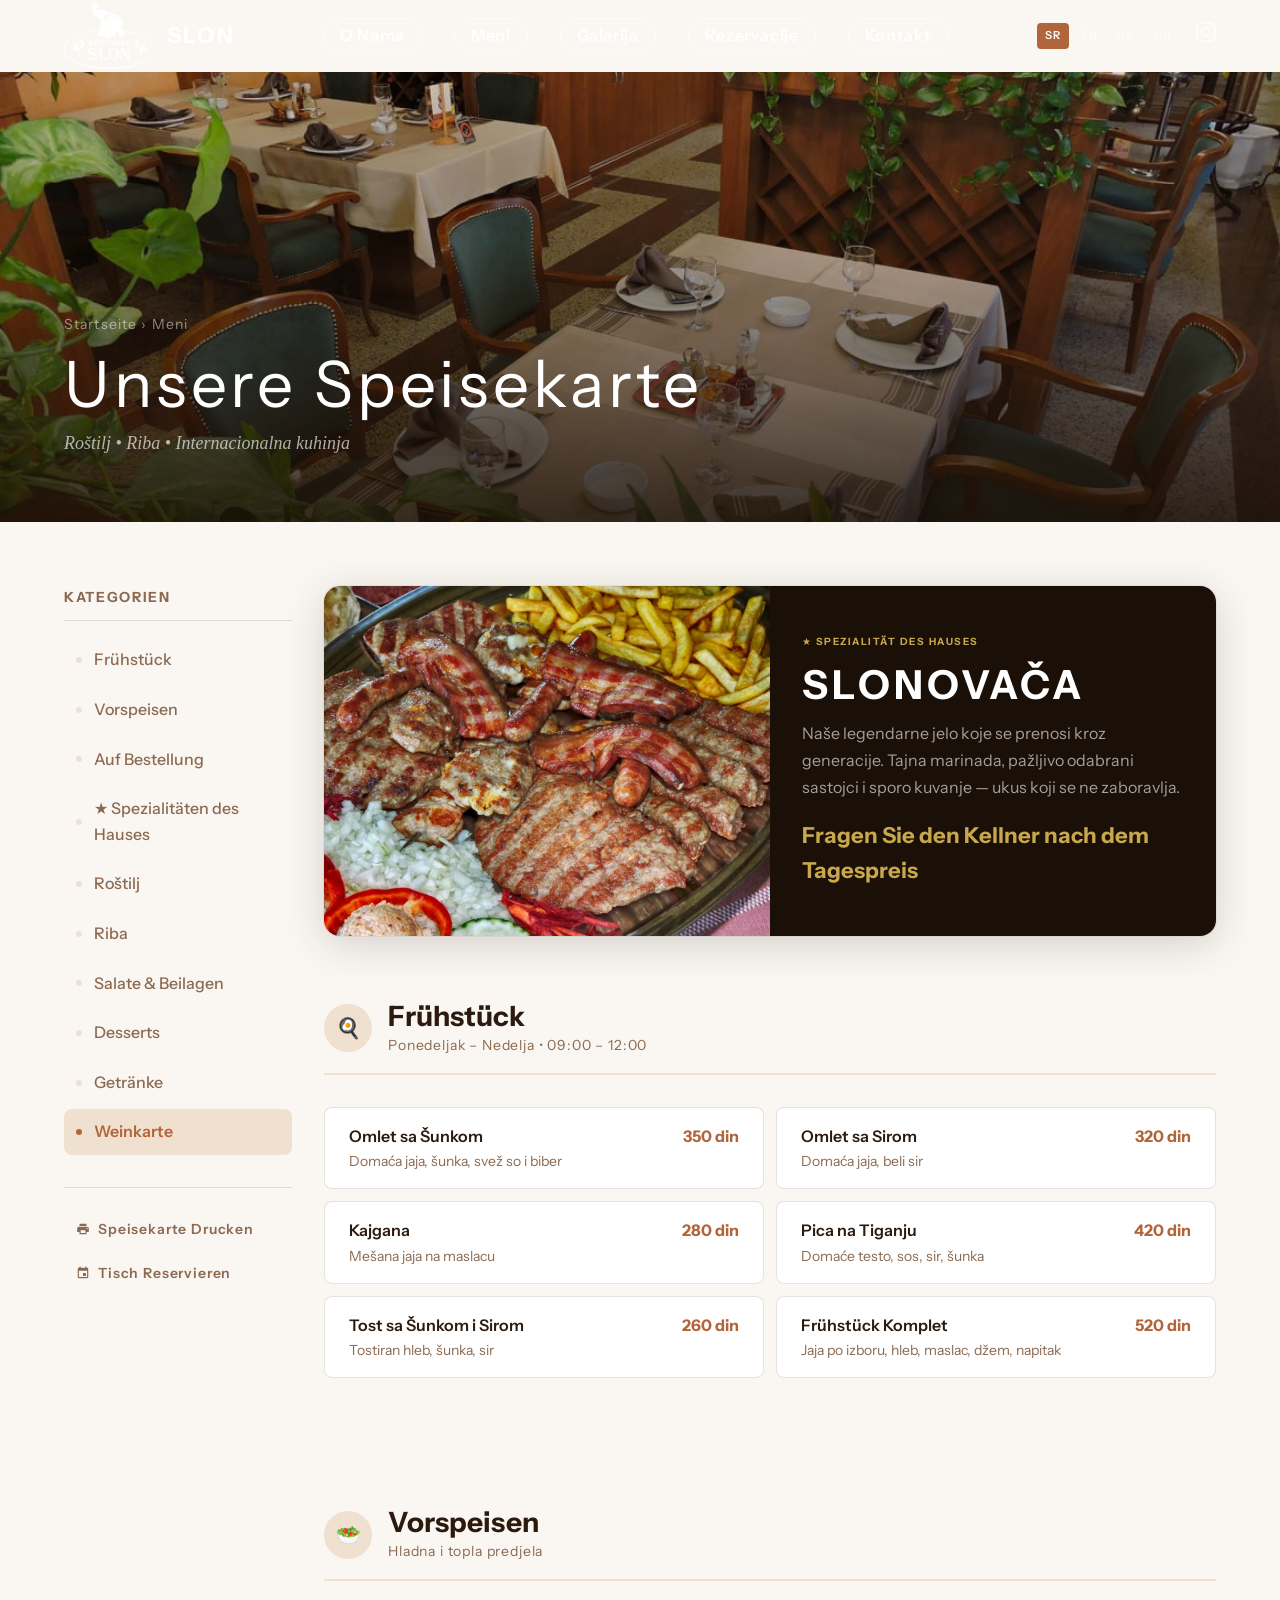
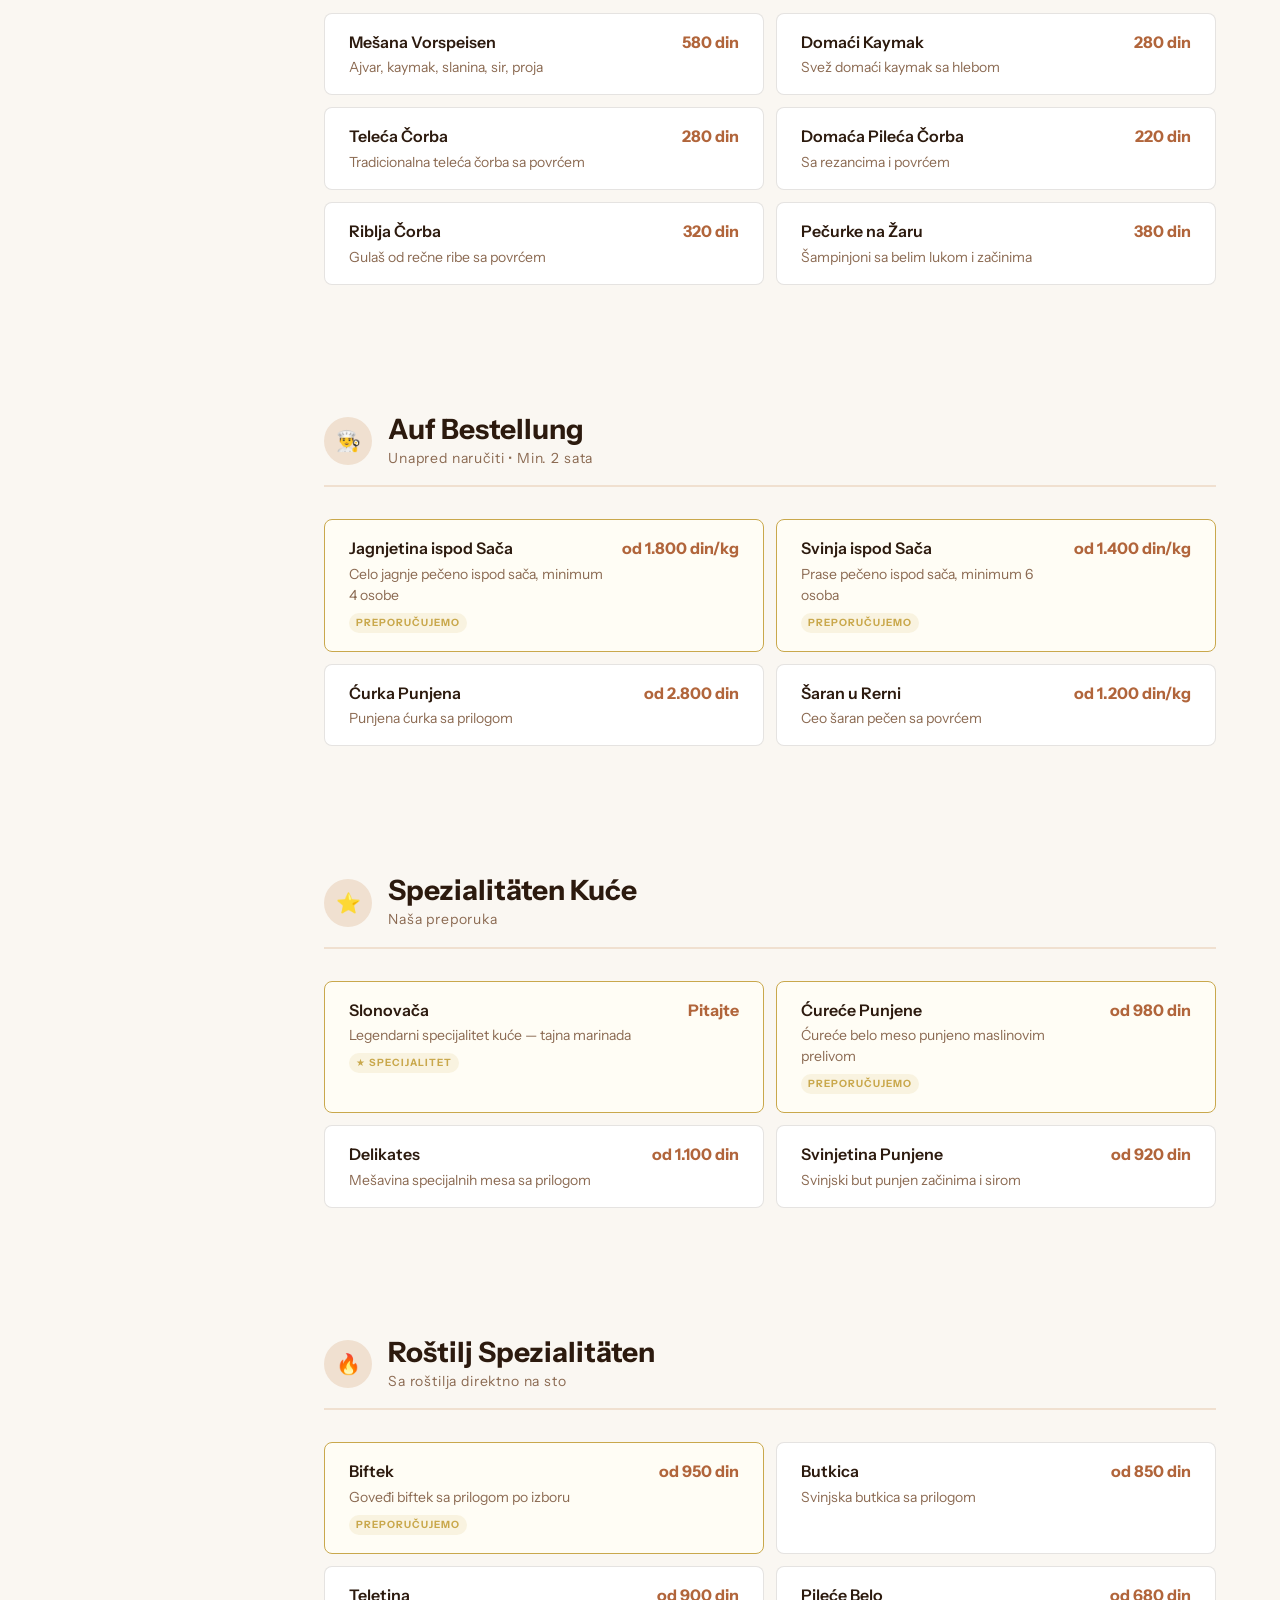
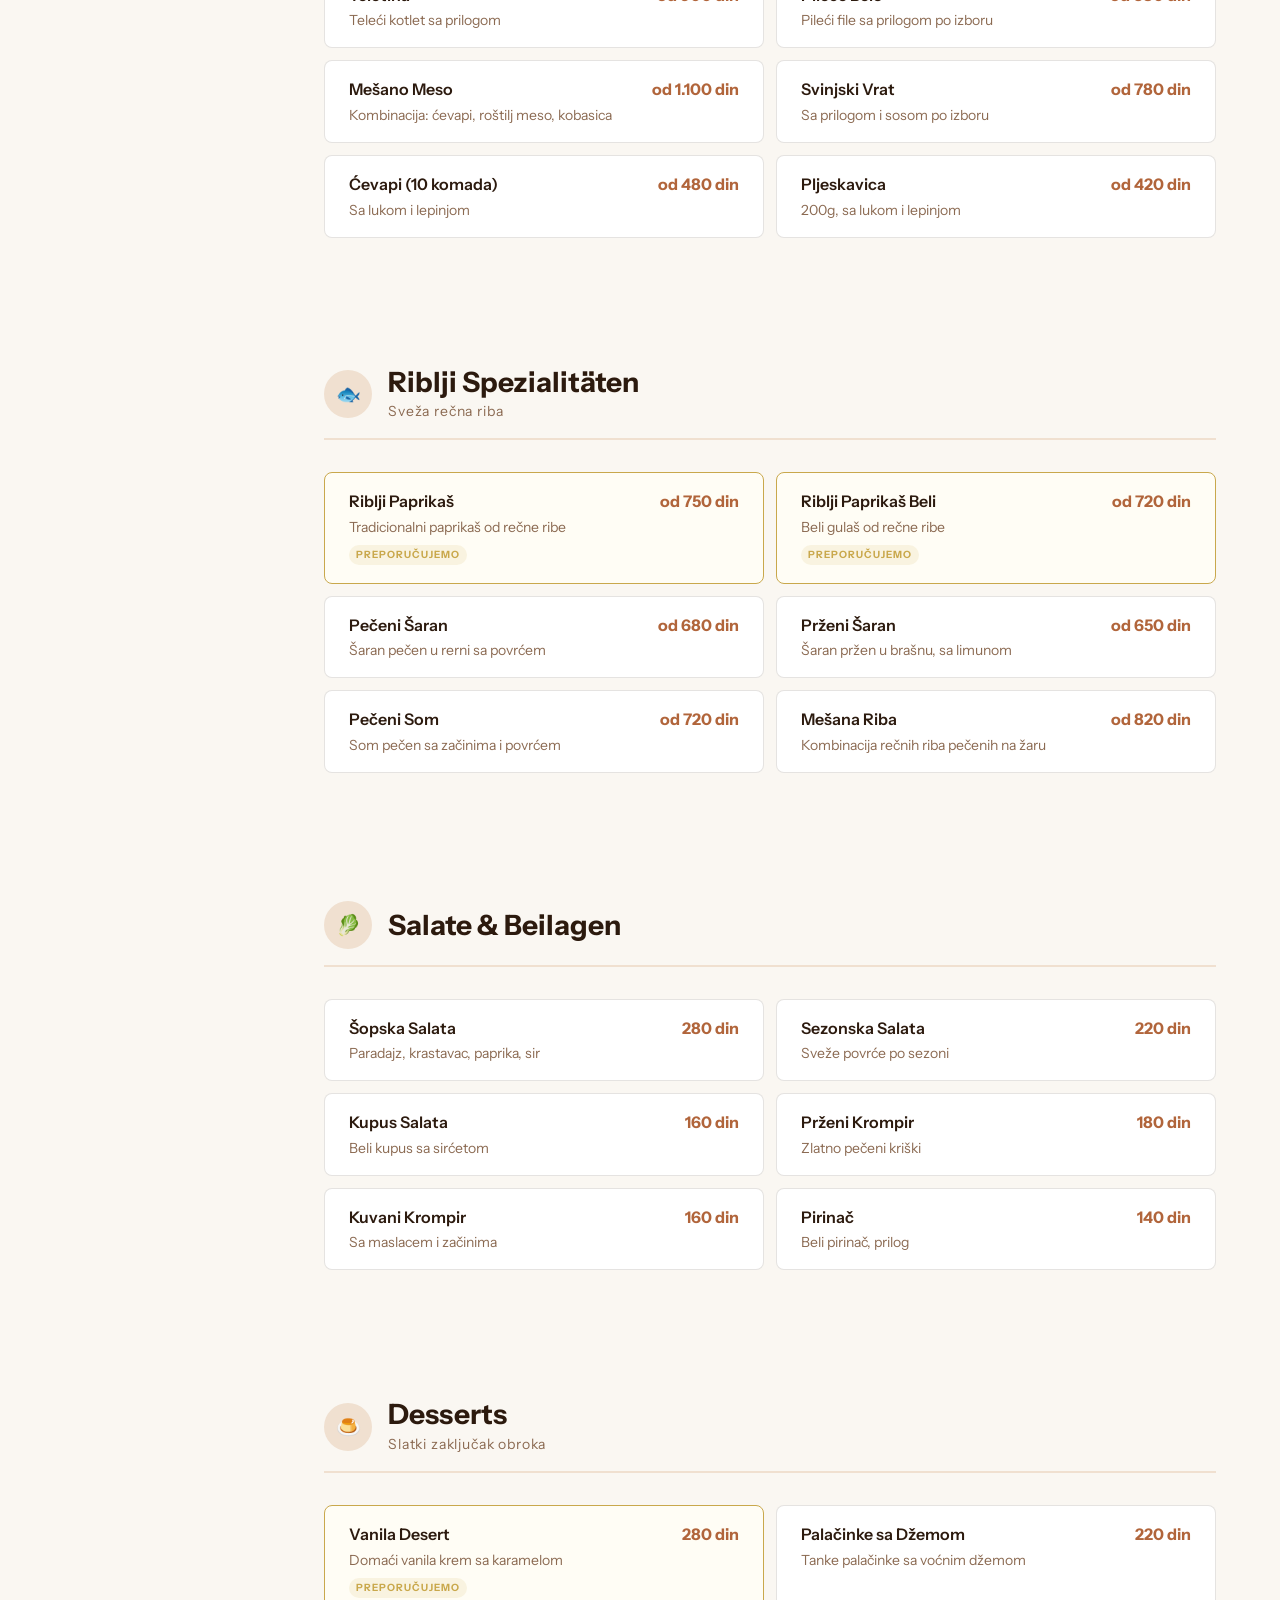
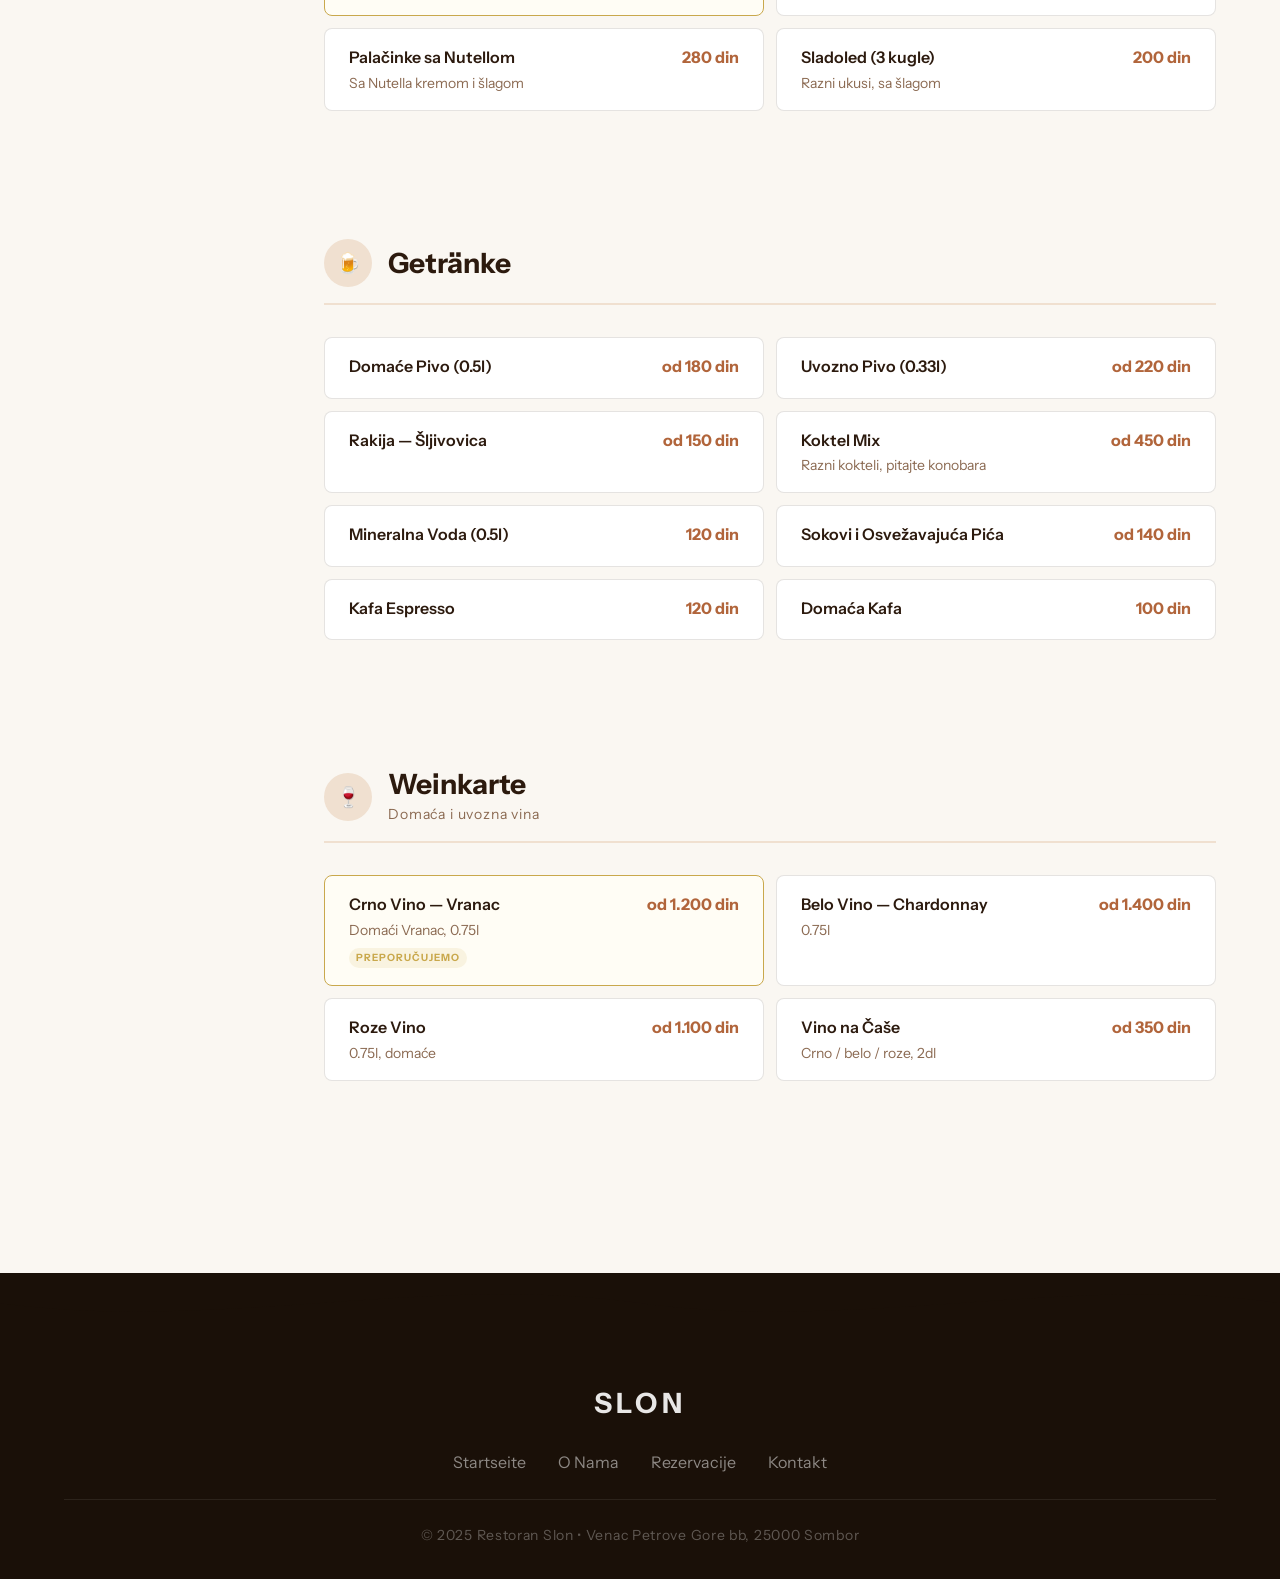
<file: menu-de.html>
<!DOCTYPE html>
<html lang="de">
<head>
  <meta charset="UTF-8">
  <meta name="viewport" content="width=device-width, initial-scale=1.0">
  <title>Speisekarte — Restaurant Slon, Sombor</title>
  <meta name="description" content="Kompletan meni Restorana Slon — roštilj, riba, predjela, salate, deserti i pića. Sombor, Venac Petrove Gore bb.">

  <!-- hreflang -->
  <link rel="alternate" hreflang="de" href="menu-de.html">
  <link rel="alternate" hreflang="en" href="menu-en.html">
  <link rel="alternate" hreflang="de" href="menu-de.html">
  <link rel="alternate" hreflang="hu" href="menu-hu.html">

  <!-- Fonts -->
  <link rel="preconnect" href="https://fonts.googleapis.com">
  <link rel="preconnect" href="https://fonts.gstatic.com" crossorigin>
  <link href="https://fonts.googleapis.com/css2?family=Instrument+Sans:ital,wght@0,300;0,400;0,600;0,700;0,800;1,300;1,400&display=swap" rel="stylesheet">

  <!-- CSS -->
  <link rel="stylesheet" href="css/main.css">
  <link rel="stylesheet" href="css/menu.css">
</head>
<body>

  <!-- NAV (identična kao index.html) -->
  <nav class="nav nav--scrolled" id="nav" role="navigation" aria-label="Glavna navigacija">
    <div class="nav__inner">
      <a href="de.html" class="nav__logo" aria-label="Restoran Slon — Startseite">
        <img src="images/logo/slon-logo.png" alt="Slon logo" class="nav__logo-img" onerror="this.style.display='none'">
        <span class="nav__logo-text">Slon</span>
      </a>

      <ul class="nav__links" role="list">
        <li><a href="index.html#o-nama" class="nav__link">O Nama</a></li>
        <li><a href="menu-de.html" class="nav__link active">Meni</a></li>
        <li><a href="index.html#galerija" class="nav__link">Galerija</a></li>
        <li><a href="index.html#rezervacije" class="nav__link">Rezervacije</a></li>
        <li><a href="index.html#kontakt" class="nav__link">Kontakt</a></li>
      </ul>

      <div class="nav__right">
        <div class="lang-switcher">
          <a href="menu-de.html" class="lang-btn active">SR</a>
          <a href="menu-en.html" class="lang-btn">EN</a>
          <a href="menu-de.html" class="lang-btn">DE</a>
          <a href="menu-hu.html" class="lang-btn">HU</a>
        </div>
        <div class="nav__social">
          <a href="https://www.instagram.com/restoranslonsombor" class="nav__social-link" target="_blank" rel="noopener" aria-label="Instagram">
            <svg viewBox="0 0 24 24" aria-hidden="true"><path d="M12 2.163c3.204 0 3.584.012 4.85.07 3.252.148 4.771 1.691 4.919 4.919.058 1.265.069 1.645.069 4.849 0 3.205-.012 3.584-.069 4.849-.149 3.225-1.664 4.771-4.919 4.919-1.266.058-1.644.07-4.85.07-3.204 0-3.584-.012-4.849-.07-3.26-.149-4.771-1.699-4.919-4.92-.058-1.265-.07-1.644-.07-4.849 0-3.204.013-3.583.07-4.849.149-3.227 1.664-4.771 4.919-4.919 1.266-.057 1.645-.069 4.849-.069zm0-2.163c-3.259 0-3.667.014-4.947.072-4.358.2-6.78 2.618-6.98 6.98-.059 1.281-.073 1.689-.073 4.948 0 3.259.014 3.668.072 4.948.2 4.358 2.618 6.78 6.98 6.98 1.281.058 1.689.072 4.948.072 3.259 0 3.668-.014 4.948-.072 4.354-.2 6.782-2.618 6.979-6.98.059-1.28.073-1.689.073-4.948 0-3.259-.014-3.667-.072-4.947-.196-4.354-2.617-6.78-6.979-6.98-1.281-.059-1.69-.073-4.949-.073zm0 5.838c-3.403 0-6.162 2.759-6.162 6.162s2.759 6.163 6.162 6.163 6.162-2.759 6.162-6.163c0-3.403-2.759-6.162-6.162-6.162zm0 10.162c-2.209 0-4-1.79-4-4 0-2.209 1.791-4 4-4s4 1.791 4 4c0 2.21-1.791 4-4 4zm6.406-11.845c-.796 0-1.441.645-1.441 1.44s.645 1.44 1.441 1.44c.795 0 1.439-.645 1.439-1.44s-.644-1.44-1.439-1.44z"/></svg>
          </a>
        </div>
        <button class="nav__hamburger" id="hamburger" aria-label="Otvori meni" aria-expanded="false" aria-controls="mobile-menu">
          <span></span><span></span><span></span>
        </button>
      </div>
    </div>
  </nav>

  <!-- Mobile menu -->
  <div class="nav__mobile" id="mobile-menu" role="dialog" aria-modal="true">
    <a href="index.html#o-nama" class="nav__mobile-link">O Nama</a>
    <a href="menu-de.html" class="nav__mobile-link">Meni</a>
    <a href="index.html#galerija" class="nav__mobile-link">Galerija</a>
    <a href="index.html#rezervacije" class="nav__mobile-link">Rezervacije</a>
    <a href="index.html#kontakt" class="nav__mobile-link">Kontakt</a>
    <div class="nav__mobile-lang">
      <a href="menu-de.html" class="lang-btn active">SR</a>
      <a href="menu-en.html" class="lang-btn">EN</a>
      <a href="menu-de.html" class="lang-btn">DE</a>
      <a href="menu-hu.html" class="lang-btn">HU</a>
    </div>
  </div>

  <main>

    <!-- HERO -->
    <header class="menu-hero">
      <div class="menu-hero__bg" role="img" aria-label="Restoran Slon enterijer"></div>
      <div class="menu-hero__overlay" aria-hidden="true"></div>
      <div class="menu-hero__content">
        <p class="menu-hero__breadcrumb">
          <a href="de.html">Startseite</a> &rsaquo; Meni
        </p>
        <h1 class="menu-hero__title">Unsere Speisekarte</h1>
        <p class="menu-hero__sub">Roštilj &bull; Riba &bull; Internacionalna kuhinja</p>
      </div>
    </header>

    <!-- Mobile tabs -->
    <div class="menu-tabs" id="menu-tabs" role="tablist" aria-label="Kategorien menija">
      <button class="menu-tab active" data-target="dorucak" role="tab">Frühstück</button>
      <button class="menu-tab" data-target="predjela" role="tab">Vorspeisen</button>
      <button class="menu-tab" data-target="po-narudzbini" role="tab">Auf Bestellung</button>
      <button class="menu-tab" data-target="specijaliteti" role="tab">Spezialitäten</button>
      <button class="menu-tab" data-target="rostilj" role="tab">Roštilj</button>
      <button class="menu-tab" data-target="riba" role="tab">Riba</button>
      <button class="menu-tab" data-target="salate" role="tab">Salate</button>
      <button class="menu-tab" data-target="deserti" role="tab">Desserts</button>
      <button class="menu-tab" data-target="pica" role="tab">Pića</button>
      <button class="menu-tab" data-target="vina" role="tab">Vina</button>
    </div>

    <!-- Layout: sidebar + content -->
    <div class="menu-page">

      <!-- SIDEBAR -->
      <aside class="menu-sidebar" aria-label="Kategorien menija">
        <p class="menu-sidebar__title">Kategorien</p>
        <nav class="menu-sidebar__nav">
          <a class="menu-sidebar__link active" href="#dorucak" data-target="dorucak">
            <span class="menu-sidebar__link-dot" aria-hidden="true"></span>
            Frühstück
          </a>
          <a class="menu-sidebar__link" href="#predjela" data-target="predjela">
            <span class="menu-sidebar__link-dot" aria-hidden="true"></span>
            Vorspeisen
          </a>
          <a class="menu-sidebar__link" href="#po-narudzbini" data-target="po-narudzbini">
            <span class="menu-sidebar__link-dot" aria-hidden="true"></span>
            Auf Bestellung
          </a>
          <a class="menu-sidebar__link" href="#specijaliteti" data-target="specijaliteti">
            <span class="menu-sidebar__link-dot" aria-hidden="true"></span>
            ★ Spezialitäten des Hauses
          </a>
          <a class="menu-sidebar__link" href="#rostilj" data-target="rostilj">
            <span class="menu-sidebar__link-dot" aria-hidden="true"></span>
            Roštilj
          </a>
          <a class="menu-sidebar__link" href="#riba" data-target="riba">
            <span class="menu-sidebar__link-dot" aria-hidden="true"></span>
            Riba
          </a>
          <a class="menu-sidebar__link" href="#salate" data-target="salate">
            <span class="menu-sidebar__link-dot" aria-hidden="true"></span>
            Salate & Beilagen
          </a>
          <a class="menu-sidebar__link" href="#deserti" data-target="deserti">
            <span class="menu-sidebar__link-dot" aria-hidden="true"></span>
            Desserts
          </a>
          <a class="menu-sidebar__link" href="#pica" data-target="pica">
            <span class="menu-sidebar__link-dot" aria-hidden="true"></span>
            Getränke
          </a>
          <a class="menu-sidebar__link" href="#vina" data-target="vina">
            <span class="menu-sidebar__link-dot" aria-hidden="true"></span>
            Weinkarte
          </a>
        </nav>

        <div class="menu-sidebar__extras">
          <button class="menu-sidebar__btn" onclick="window.print()" aria-label="Štampaj meni">
            <svg viewBox="0 0 24 24" aria-hidden="true"><path d="M19 8H5c-1.66 0-3 1.34-3 3v6h4v4h12v-4h4v-6c0-1.66-1.34-3-3-3zm-3 11H8v-5h8v5zm3-7c-.55 0-1-.45-1-1s.45-1 1-1 1 .45 1 1-.45 1-1 1zm-1-9H6v4h12V3z"/></svg>
            Speisekarte Drucken
          </button>
          <a href="index.html#rezervacije" class="menu-sidebar__btn" aria-label="Rezerviši sto">
            <svg viewBox="0 0 24 24" aria-hidden="true"><path d="M17 12h-5v5h5v-5zM16 1v2H8V1H6v2H5c-1.11 0-1.99.9-1.99 2L3 19c0 1.1.89 2 2 2h14c1.1 0 2-.9 2-2V5c0-1.1-.9-2-2-2h-1V1h-2zm3 18H5V8h14v11z"/></svg>
            Tisch Reservieren
          </a>
        </div>
      </aside>

      <!-- MENU CONTENT -->
      <div class="menu-content" id="menu-content">

        <!-- SLONOVAČA callout (na vrhu) -->
        <div class="menu-slonovaca" id="specijalitet-callout">
          <div class="menu-slonovaca__image">
            <img
              src="images/food/slonovaca.jpg"
              alt="Slonovača — specijalitet kuće"
              class="menu-slonovaca__img"
              loading="lazy"
              width="600"
              height="400"
            >
          </div>
          <div class="menu-slonovaca__content">
            <p class="menu-slonovaca__badge">★ Spezialität des Hauses</p>
            <h2 class="menu-slonovaca__title">Slonovača</h2>
            <p class="menu-slonovaca__desc">
              Naše legendarne jelo koje se prenosi kroz generacije. Tajna marinada, pažljivo odabrani sastojci i sporo kuvanje — ukus koji se ne zaboravlja.
            </p>
            <p class="menu-slonovaca__price">Fragen Sie den Kellner nach dem Tagespreis</p>
          </div>
        </div>

        <!-- DORUČAK -->
        <section class="menu-category" id="dorucak" aria-labelledby="dorucak-title">
          <div class="menu-category__header">
            <div class="menu-category__icon" aria-hidden="true">🍳</div>
            <div>
              <h2 class="menu-category__title" id="dorucak-title">Frühstück</h2>
              <p class="menu-category__subtitle">Ponedeljak – Nedelja &bull; 09:00 – 12:00</p>
            </div>
          </div>
          <div class="menu-items">
            <div class="menu-item">
              <div class="menu-item__info">
                <p class="menu-item__name">Omlet sa Šunkom</p>
                <p class="menu-item__desc">Domaća jaja, šunka, svež so i biber</p>
              </div>
              <span class="menu-item__price">350 din</span>
            </div>
            <div class="menu-item">
              <div class="menu-item__info">
                <p class="menu-item__name">Omlet sa Sirom</p>
                <p class="menu-item__desc">Domaća jaja, beli sir</p>
              </div>
              <span class="menu-item__price">320 din</span>
            </div>
            <div class="menu-item">
              <div class="menu-item__info">
                <p class="menu-item__name">Kajgana</p>
                <p class="menu-item__desc">Mešana jaja na maslacu</p>
              </div>
              <span class="menu-item__price">280 din</span>
            </div>
            <div class="menu-item">
              <div class="menu-item__info">
                <p class="menu-item__name">Pica na Tiganju</p>
                <p class="menu-item__desc">Domaće testo, sos, sir, šunka</p>
              </div>
              <span class="menu-item__price">420 din</span>
            </div>
            <div class="menu-item">
              <div class="menu-item__info">
                <p class="menu-item__name">Tost sa Šunkom i Sirom</p>
                <p class="menu-item__desc">Tostiran hleb, šunka, sir</p>
              </div>
              <span class="menu-item__price">260 din</span>
            </div>
            <div class="menu-item">
              <div class="menu-item__info">
                <p class="menu-item__name">Frühstück Komplet</p>
                <p class="menu-item__desc">Jaja po izboru, hleb, maslac, džem, napitak</p>
              </div>
              <span class="menu-item__price">520 din</span>
            </div>
          </div>
        </section>

        <!-- PREDJELA -->
        <section class="menu-category" id="predjela" aria-labelledby="predjela-title">
          <div class="menu-category__header">
            <div class="menu-category__icon" aria-hidden="true">🥗</div>
            <div>
              <h2 class="menu-category__title" id="predjela-title">Vorspeisen</h2>
              <p class="menu-category__subtitle">Hladna i topla predjela</p>
            </div>
          </div>
          <div class="menu-items">
            <div class="menu-item">
              <div class="menu-item__info">
                <p class="menu-item__name">Mešana Vorspeisen</p>
                <p class="menu-item__desc">Ajvar, kaymak, slanina, sir, proja</p>
              </div>
              <span class="menu-item__price">580 din</span>
            </div>
            <div class="menu-item">
              <div class="menu-item__info">
                <p class="menu-item__name">Domaći Kaymak</p>
                <p class="menu-item__desc">Svež domaći kaymak sa hlebom</p>
              </div>
              <span class="menu-item__price">280 din</span>
            </div>
            <div class="menu-item">
              <div class="menu-item__info">
                <p class="menu-item__name">Teleća Čorba</p>
                <p class="menu-item__desc">Tradicionalna teleća čorba sa povrćem</p>
              </div>
              <span class="menu-item__price">280 din</span>
            </div>
            <div class="menu-item">
              <div class="menu-item__info">
                <p class="menu-item__name">Domaća Pileća Čorba</p>
                <p class="menu-item__desc">Sa rezancima i povrćem</p>
              </div>
              <span class="menu-item__price">220 din</span>
            </div>
            <div class="menu-item">
              <div class="menu-item__info">
                <p class="menu-item__name">Riblja Čorba</p>
                <p class="menu-item__desc">Gulaš od rečne ribe sa povrćem</p>
              </div>
              <span class="menu-item__price">320 din</span>
            </div>
            <div class="menu-item">
              <div class="menu-item__info">
                <p class="menu-item__name">Pečurke na Žaru</p>
                <p class="menu-item__desc">Šampinjoni sa belim lukom i začinima</p>
              </div>
              <span class="menu-item__price">380 din</span>
            </div>
          </div>
        </section>

        <!-- PO NARUDŽBINI -->
        <section class="menu-category" id="po-narudzbini" aria-labelledby="narudzbina-title">
          <div class="menu-category__header">
            <div class="menu-category__icon" aria-hidden="true">👨‍🍳</div>
            <div>
              <h2 class="menu-category__title" id="narudzbina-title">Auf Bestellung</h2>
              <p class="menu-category__subtitle">Unapred naručiti • Min. 2 sata</p>
            </div>
          </div>
          <div class="menu-items">
            <div class="menu-item menu-item--featured">
              <div class="menu-item__info">
                <p class="menu-item__name">Jagnjetina ispod Sača</p>
                <p class="menu-item__desc">Celo jagnje pečeno ispod sača, minimum 4 osobe</p>
                <span class="menu-item__badge">Preporučujemo</span>
              </div>
              <span class="menu-item__price">od 1.800 din/kg</span>
            </div>
            <div class="menu-item menu-item--featured">
              <div class="menu-item__info">
                <p class="menu-item__name">Svinja ispod Sača</p>
                <p class="menu-item__desc">Prase pečeno ispod sača, minimum 6 osoba</p>
                <span class="menu-item__badge">Preporučujemo</span>
              </div>
              <span class="menu-item__price">od 1.400 din/kg</span>
            </div>
            <div class="menu-item">
              <div class="menu-item__info">
                <p class="menu-item__name">Ćurka Punjena</p>
                <p class="menu-item__desc">Punjena ćurka sa prilogom</p>
              </div>
              <span class="menu-item__price">od 2.800 din</span>
            </div>
            <div class="menu-item">
              <div class="menu-item__info">
                <p class="menu-item__name">Šaran u Rerni</p>
                <p class="menu-item__desc">Ceo šaran pečen sa povrćem</p>
              </div>
              <span class="menu-item__price">od 1.200 din/kg</span>
            </div>
          </div>
        </section>

        <!-- SPECIJALITETI KUĆE -->
        <section class="menu-category" id="specijaliteti" aria-labelledby="specijaliteti-title">
          <div class="menu-category__header">
            <div class="menu-category__icon" aria-hidden="true">⭐</div>
            <div>
              <h2 class="menu-category__title" id="specijaliteti-title">Spezialitäten Kuće</h2>
              <p class="menu-category__subtitle">Naša preporuka</p>
            </div>
          </div>
          <div class="menu-items">
            <div class="menu-item menu-item--featured">
              <div class="menu-item__info">
                <p class="menu-item__name">Slonovača</p>
                <p class="menu-item__desc">Legendarni specijalitet kuće — tajna marinada</p>
                <span class="menu-item__badge">★ Specijalitet</span>
              </div>
              <span class="menu-item__price">Pitajte</span>
            </div>
            <div class="menu-item menu-item--featured">
              <div class="menu-item__info">
                <p class="menu-item__name">Ćureće Punjene</p>
                <p class="menu-item__desc">Ćureće belo meso punjeno maslinovim prelivom</p>
                <span class="menu-item__badge">Preporučujemo</span>
              </div>
              <span class="menu-item__price">od 980 din</span>
            </div>
            <div class="menu-item">
              <div class="menu-item__info">
                <p class="menu-item__name">Delikates</p>
                <p class="menu-item__desc">Mešavina specijalnih mesa sa prilogom</p>
              </div>
              <span class="menu-item__price">od 1.100 din</span>
            </div>
            <div class="menu-item">
              <div class="menu-item__info">
                <p class="menu-item__name">Svinjetina Punjene</p>
                <p class="menu-item__desc">Svinjski but punjen začinima i sirom</p>
              </div>
              <span class="menu-item__price">od 920 din</span>
            </div>
          </div>
        </section>

        <!-- ROŠTILJ -->
        <section class="menu-category" id="rostilj" aria-labelledby="rostilj-title">
          <div class="menu-category__header">
            <div class="menu-category__icon" aria-hidden="true">🔥</div>
            <div>
              <h2 class="menu-category__title" id="rostilj-title">Roštilj Spezialitäten</h2>
              <p class="menu-category__subtitle">Sa roštilja direktno na sto</p>
            </div>
          </div>
          <div class="menu-items">
            <div class="menu-item menu-item--featured">
              <div class="menu-item__info">
                <p class="menu-item__name">Biftek</p>
                <p class="menu-item__desc">Goveđi biftek sa prilogom po izboru</p>
                <span class="menu-item__badge">Preporučujemo</span>
              </div>
              <span class="menu-item__price">od 950 din</span>
            </div>
            <div class="menu-item">
              <div class="menu-item__info">
                <p class="menu-item__name">Butkica</p>
                <p class="menu-item__desc">Svinjska butkica sa prilogom</p>
              </div>
              <span class="menu-item__price">od 850 din</span>
            </div>
            <div class="menu-item">
              <div class="menu-item__info">
                <p class="menu-item__name">Teletina</p>
                <p class="menu-item__desc">Teleći kotlet sa prilogom</p>
              </div>
              <span class="menu-item__price">od 900 din</span>
            </div>
            <div class="menu-item">
              <div class="menu-item__info">
                <p class="menu-item__name">Pileće Belo</p>
                <p class="menu-item__desc">Pileći file sa prilogom po izboru</p>
              </div>
              <span class="menu-item__price">od 680 din</span>
            </div>
            <div class="menu-item">
              <div class="menu-item__info">
                <p class="menu-item__name">Mešano Meso</p>
                <p class="menu-item__desc">Kombinacija: ćevapi, roštilj meso, kobasica</p>
              </div>
              <span class="menu-item__price">od 1.100 din</span>
            </div>
            <div class="menu-item">
              <div class="menu-item__info">
                <p class="menu-item__name">Svinjski Vrat</p>
                <p class="menu-item__desc">Sa prilogom i sosom po izboru</p>
              </div>
              <span class="menu-item__price">od 780 din</span>
            </div>
            <div class="menu-item">
              <div class="menu-item__info">
                <p class="menu-item__name">Ćevapi (10 komada)</p>
                <p class="menu-item__desc">Sa lukom i lepinjom</p>
              </div>
              <span class="menu-item__price">od 480 din</span>
            </div>
            <div class="menu-item">
              <div class="menu-item__info">
                <p class="menu-item__name">Pljeskavica</p>
                <p class="menu-item__desc">200g, sa lukom i lepinjom</p>
              </div>
              <span class="menu-item__price">od 420 din</span>
            </div>
          </div>
        </section>

        <!-- RIBA -->
        <section class="menu-category" id="riba" aria-labelledby="riba-title">
          <div class="menu-category__header">
            <div class="menu-category__icon" aria-hidden="true">🐟</div>
            <div>
              <h2 class="menu-category__title" id="riba-title">Riblji Spezialitäten</h2>
              <p class="menu-category__subtitle">Sveža rečna riba</p>
            </div>
          </div>
          <div class="menu-items">
            <div class="menu-item menu-item--featured">
              <div class="menu-item__info">
                <p class="menu-item__name">Riblji Paprikaš</p>
                <p class="menu-item__desc">Tradicionalni paprikaš od rečne ribe</p>
                <span class="menu-item__badge">Preporučujemo</span>
              </div>
              <span class="menu-item__price">od 750 din</span>
            </div>
            <div class="menu-item menu-item--featured">
              <div class="menu-item__info">
                <p class="menu-item__name">Riblji Paprikaš Beli</p>
                <p class="menu-item__desc">Beli gulaš od rečne ribe</p>
                <span class="menu-item__badge">Preporučujemo</span>
              </div>
              <span class="menu-item__price">od 720 din</span>
            </div>
            <div class="menu-item">
              <div class="menu-item__info">
                <p class="menu-item__name">Pečeni Šaran</p>
                <p class="menu-item__desc">Šaran pečen u rerni sa povrćem</p>
              </div>
              <span class="menu-item__price">od 680 din</span>
            </div>
            <div class="menu-item">
              <div class="menu-item__info">
                <p class="menu-item__name">Prženi Šaran</p>
                <p class="menu-item__desc">Šaran pržen u brašnu, sa limunom</p>
              </div>
              <span class="menu-item__price">od 650 din</span>
            </div>
            <div class="menu-item">
              <div class="menu-item__info">
                <p class="menu-item__name">Pečeni Som</p>
                <p class="menu-item__desc">Som pečen sa začinima i povrćem</p>
              </div>
              <span class="menu-item__price">od 720 din</span>
            </div>
            <div class="menu-item">
              <div class="menu-item__info">
                <p class="menu-item__name">Mešana Riba</p>
                <p class="menu-item__desc">Kombinacija rečnih riba pečenih na žaru</p>
              </div>
              <span class="menu-item__price">od 820 din</span>
            </div>
          </div>
        </section>

        <!-- SALATE I PRILOZI -->
        <section class="menu-category" id="salate" aria-labelledby="salate-title">
          <div class="menu-category__header">
            <div class="menu-category__icon" aria-hidden="true">🥬</div>
            <div>
              <h2 class="menu-category__title" id="salate-title">Salate & Beilagen</h2>
            </div>
          </div>
          <div class="menu-items">
            <div class="menu-item">
              <div class="menu-item__info">
                <p class="menu-item__name">Šopska Salata</p>
                <p class="menu-item__desc">Paradajz, krastavac, paprika, sir</p>
              </div>
              <span class="menu-item__price">280 din</span>
            </div>
            <div class="menu-item">
              <div class="menu-item__info">
                <p class="menu-item__name">Sezonska Salata</p>
                <p class="menu-item__desc">Sveže povrće po sezoni</p>
              </div>
              <span class="menu-item__price">220 din</span>
            </div>
            <div class="menu-item">
              <div class="menu-item__info">
                <p class="menu-item__name">Kupus Salata</p>
                <p class="menu-item__desc">Beli kupus sa sirćetom</p>
              </div>
              <span class="menu-item__price">160 din</span>
            </div>
            <div class="menu-item">
              <div class="menu-item__info">
                <p class="menu-item__name">Prženi Krompir</p>
                <p class="menu-item__desc">Zlatno pečeni kriški</p>
              </div>
              <span class="menu-item__price">180 din</span>
            </div>
            <div class="menu-item">
              <div class="menu-item__info">
                <p class="menu-item__name">Kuvani Krompir</p>
                <p class="menu-item__desc">Sa maslacem i začinima</p>
              </div>
              <span class="menu-item__price">160 din</span>
            </div>
            <div class="menu-item">
              <div class="menu-item__info">
                <p class="menu-item__name">Pirinač</p>
                <p class="menu-item__desc">Beli pirinač, prilog</p>
              </div>
              <span class="menu-item__price">140 din</span>
            </div>
          </div>
        </section>

        <!-- DESERTI -->
        <section class="menu-category" id="deserti" aria-labelledby="deserti-title">
          <div class="menu-category__header">
            <div class="menu-category__icon" aria-hidden="true">🍮</div>
            <div>
              <h2 class="menu-category__title" id="deserti-title">Desserts</h2>
              <p class="menu-category__subtitle">Slatki zaključak obroka</p>
            </div>
          </div>
          <div class="menu-items">
            <div class="menu-item menu-item--featured">
              <div class="menu-item__info">
                <p class="menu-item__name">Vanila Desert</p>
                <p class="menu-item__desc">Domaći vanila krem sa karamelom</p>
                <span class="menu-item__badge">Preporučujemo</span>
              </div>
              <span class="menu-item__price">280 din</span>
            </div>
            <div class="menu-item">
              <div class="menu-item__info">
                <p class="menu-item__name">Palačinke sa Džemom</p>
                <p class="menu-item__desc">Tanke palačinke sa voćnim džemom</p>
              </div>
              <span class="menu-item__price">220 din</span>
            </div>
            <div class="menu-item">
              <div class="menu-item__info">
                <p class="menu-item__name">Palačinke sa Nutellom</p>
                <p class="menu-item__desc">Sa Nutella kremom i šlagom</p>
              </div>
              <span class="menu-item__price">280 din</span>
            </div>
            <div class="menu-item">
              <div class="menu-item__info">
                <p class="menu-item__name">Sladoled (3 kugle)</p>
                <p class="menu-item__desc">Razni ukusi, sa šlagom</p>
              </div>
              <span class="menu-item__price">200 din</span>
            </div>
          </div>
        </section>

        <!-- PIĆA -->
        <section class="menu-category" id="pica" aria-labelledby="pica-title">
          <div class="menu-category__header">
            <div class="menu-category__icon" aria-hidden="true">🍺</div>
            <div>
              <h2 class="menu-category__title" id="pica-title">Getränke</h2>
            </div>
          </div>
          <div class="menu-items">
            <div class="menu-item">
              <div class="menu-item__info">
                <p class="menu-item__name">Domaće Pivo (0.5l)</p>
              </div>
              <span class="menu-item__price">od 180 din</span>
            </div>
            <div class="menu-item">
              <div class="menu-item__info">
                <p class="menu-item__name">Uvozno Pivo (0.33l)</p>
              </div>
              <span class="menu-item__price">od 220 din</span>
            </div>
            <div class="menu-item">
              <div class="menu-item__info">
                <p class="menu-item__name">Rakija — Šljivovica</p>
              </div>
              <span class="menu-item__price">od 150 din</span>
            </div>
            <div class="menu-item">
              <div class="menu-item__info">
                <p class="menu-item__name">Koktel Mix</p>
                <p class="menu-item__desc">Razni kokteli, pitajte konobara</p>
              </div>
              <span class="menu-item__price">od 450 din</span>
            </div>
            <div class="menu-item">
              <div class="menu-item__info">
                <p class="menu-item__name">Mineralna Voda (0.5l)</p>
              </div>
              <span class="menu-item__price">120 din</span>
            </div>
            <div class="menu-item">
              <div class="menu-item__info">
                <p class="menu-item__name">Sokovi i Osvežavajuća Pića</p>
              </div>
              <span class="menu-item__price">od 140 din</span>
            </div>
            <div class="menu-item">
              <div class="menu-item__info">
                <p class="menu-item__name">Kafa Espresso</p>
              </div>
              <span class="menu-item__price">120 din</span>
            </div>
            <div class="menu-item">
              <div class="menu-item__info">
                <p class="menu-item__name">Domaća Kafa</p>
              </div>
              <span class="menu-item__price">100 din</span>
            </div>
          </div>
        </section>

        <!-- VINSKA LISTA -->
        <section class="menu-category" id="vina" aria-labelledby="vina-title">
          <div class="menu-category__header">
            <div class="menu-category__icon" aria-hidden="true">🍷</div>
            <div>
              <h2 class="menu-category__title" id="vina-title">Weinkarte</h2>
              <p class="menu-category__subtitle">Domaća i uvozna vina</p>
            </div>
          </div>
          <div class="menu-items">
            <div class="menu-item menu-item--featured">
              <div class="menu-item__info">
                <p class="menu-item__name">Crno Vino — Vranac</p>
                <p class="menu-item__desc">Domaći Vranac, 0.75l</p>
                <span class="menu-item__badge">Preporučujemo</span>
              </div>
              <span class="menu-item__price">od 1.200 din</span>
            </div>
            <div class="menu-item">
              <div class="menu-item__info">
                <p class="menu-item__name">Belo Vino — Chardonnay</p>
                <p class="menu-item__desc">0.75l</p>
              </div>
              <span class="menu-item__price">od 1.400 din</span>
            </div>
            <div class="menu-item">
              <div class="menu-item__info">
                <p class="menu-item__name">Roze Vino</p>
                <p class="menu-item__desc">0.75l, domaće</p>
              </div>
              <span class="menu-item__price">od 1.100 din</span>
            </div>
            <div class="menu-item">
              <div class="menu-item__info">
                <p class="menu-item__name">Vino na Čaše</p>
                <p class="menu-item__desc">Crno / belo / roze, 2dl</p>
              </div>
              <span class="menu-item__price">od 350 din</span>
            </div>
          </div>
        </section>

      </div>
    </div>

  </main>

  <!-- FOOTER (skraćen) -->
  <footer class="footer" role="contentinfo">
    <svg class="footer__wave" viewBox="0 0 1440 60" preserveAspectRatio="none" aria-hidden="true">
      <path d="M0,30 C240,60 480,0 720,30 C960,60 1200,0 1440,30 L1440,60 L0,60 Z" fill="#1A1008"/>
    </svg>
    <div class="footer__inner">
      <a href="de.html" class="footer__logo" aria-label="Restoran Slon — Startseite">
        <span class="footer__logo-text">Slon</span>
      </a>
      <nav class="footer__nav" aria-label="Footer navigacija">
        <a href="de.html" class="footer__link">Startseite</a>
        <a href="index.html#o-nama" class="footer__link">O Nama</a>
        <a href="index.html#rezervacije" class="footer__link">Rezervacije</a>
        <a href="index.html#kontakt" class="footer__link">Kontakt</a>
      </nav>
      <div class="footer__divider" aria-hidden="true"></div>
      <p class="footer__copy">&copy; 2025 Restoran Slon &bull; Venac Petrove Gore bb, 25000 Sombor</p>
    </div>
  </footer>

  <script src="js/main.js"></script>
  <script src="js/menu.js"></script>
</body>
</html>
</file>
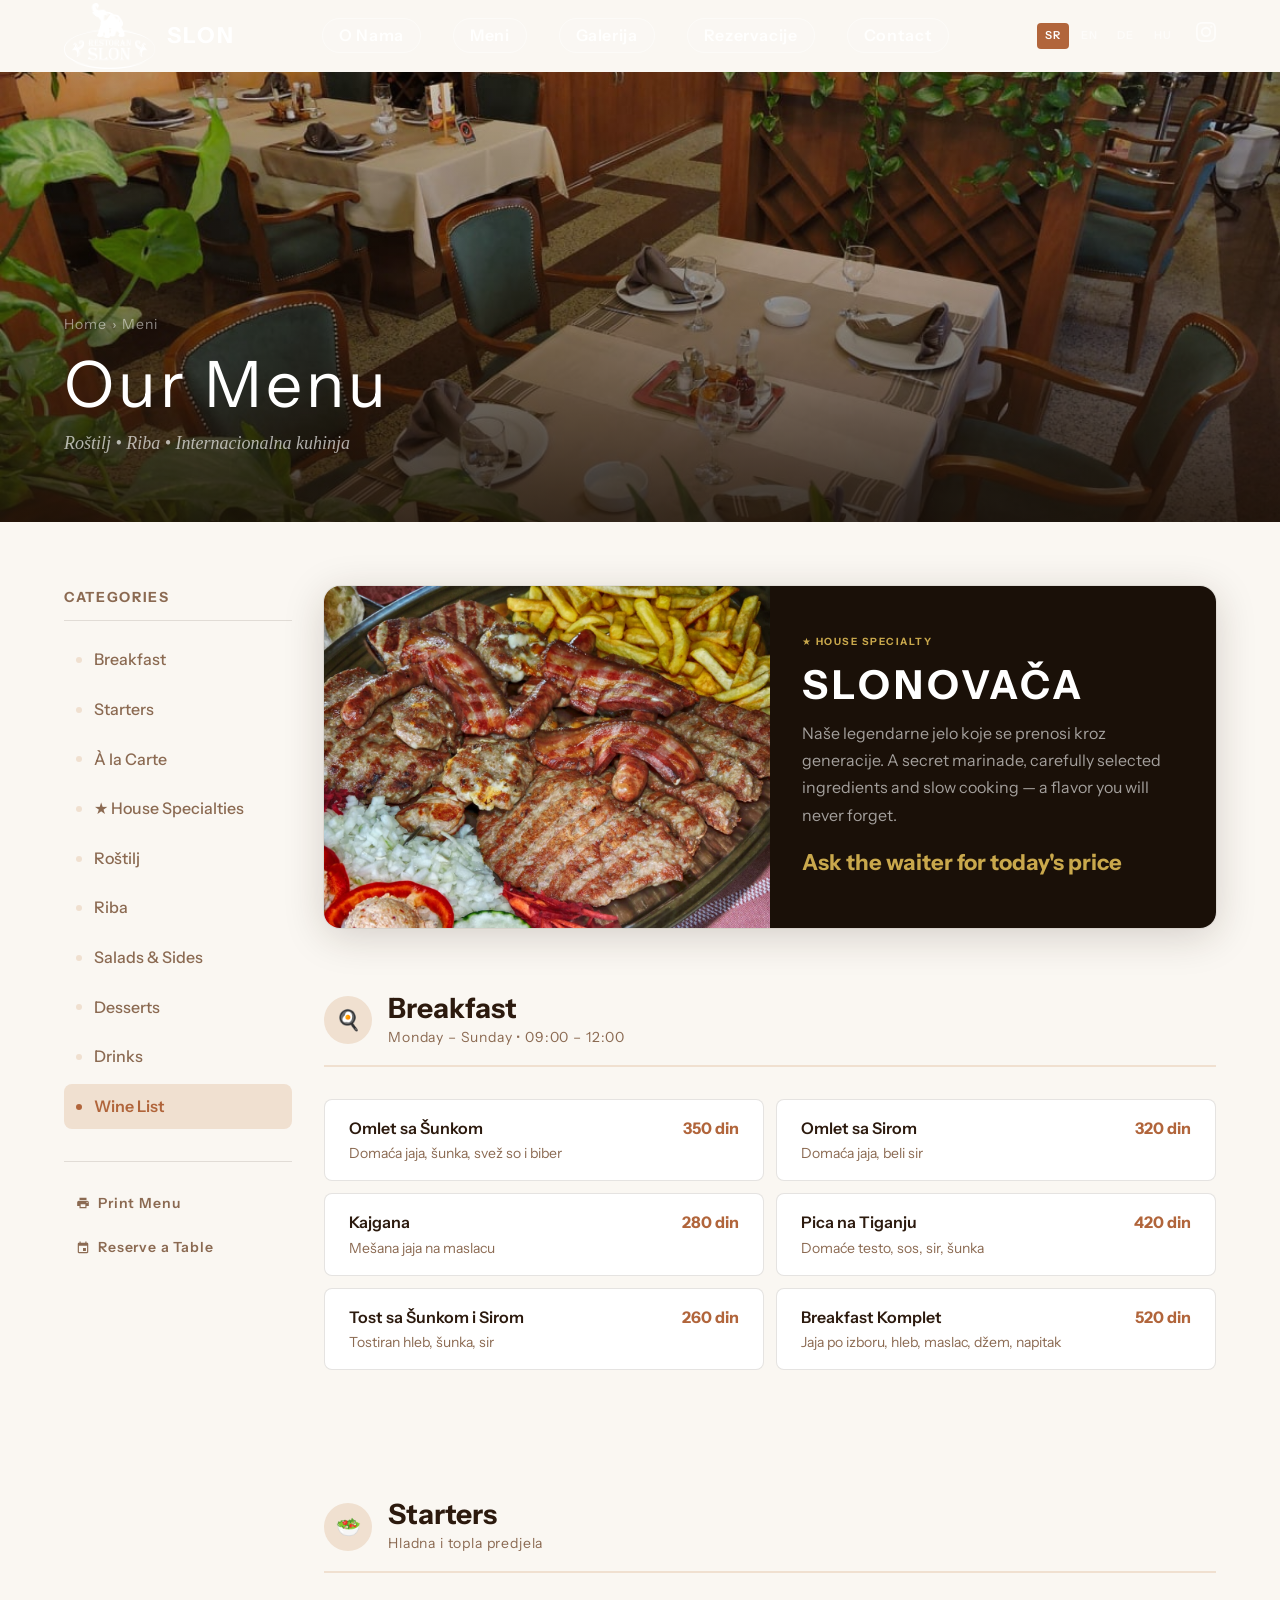
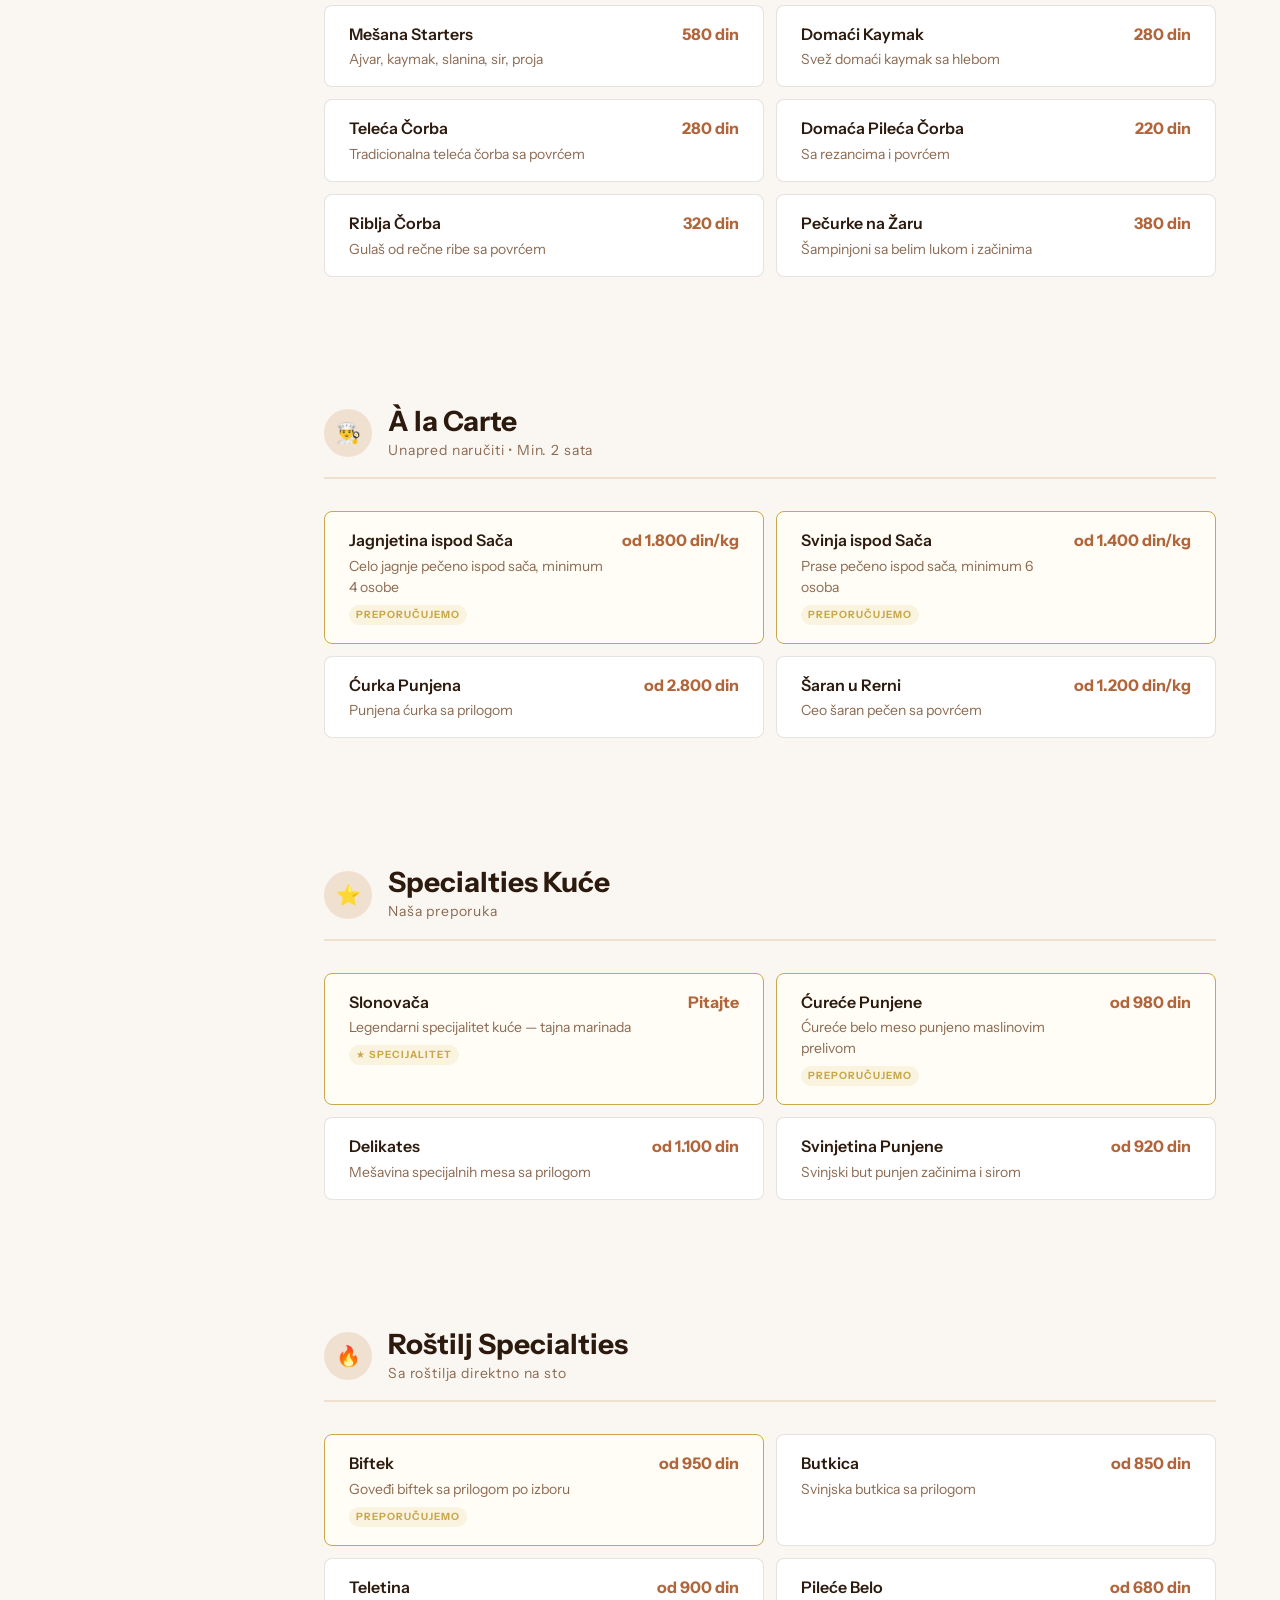
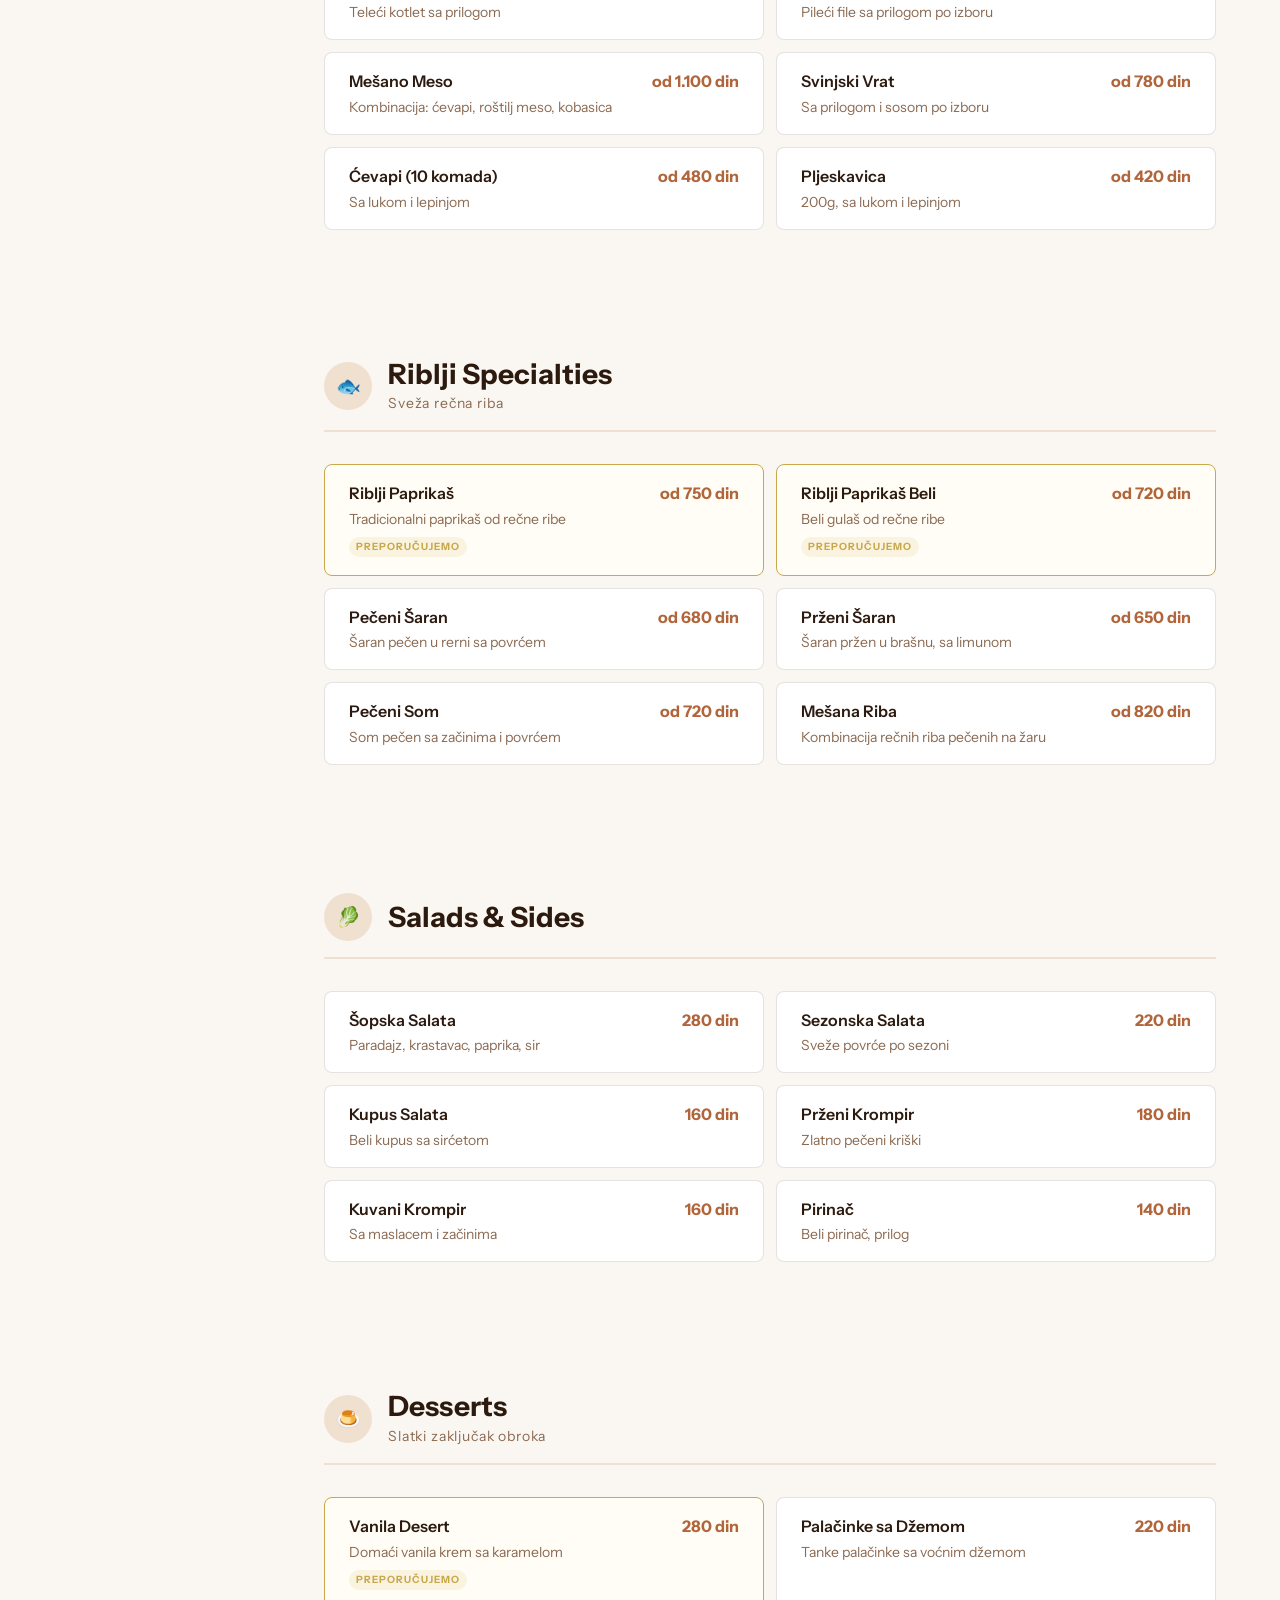
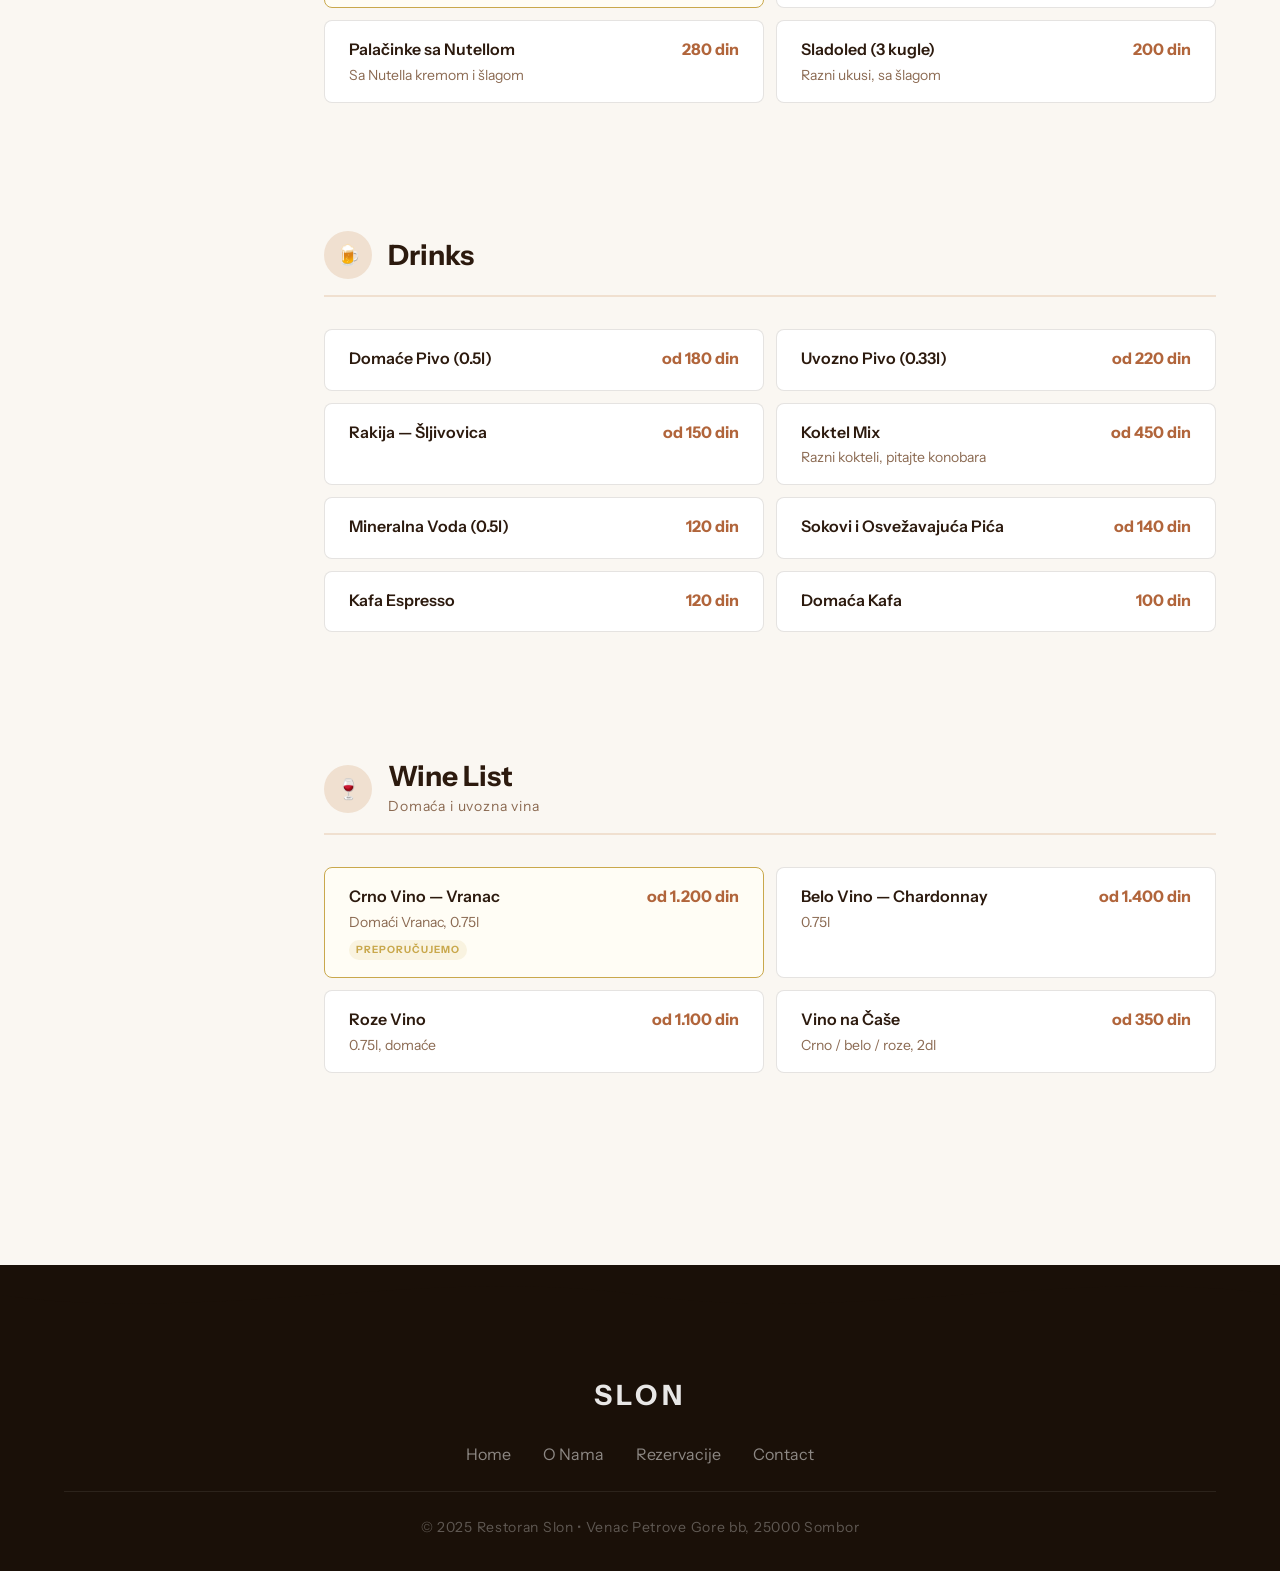
<file: menu-en.html>
<!DOCTYPE html>
<html lang="en">
<head>
  <meta charset="UTF-8">
  <meta name="viewport" content="width=device-width, initial-scale=1.0">
  <title>Menu — Restaurant Slon, Sombor</title>
  <meta name="description" content="Kompletan meni Restorana Slon — roštilj, riba, predjela, salate, deserti i pića. Sombor, Venac Petrove Gore bb.">

  <!-- hreflang -->
  <link rel="alternate" hreflang="en" href="menu-en.html">
  <link rel="alternate" hreflang="en" href="menu-en.html">
  <link rel="alternate" hreflang="de" href="menu-de.html">
  <link rel="alternate" hreflang="hu" href="menu-hu.html">

  <!-- Fonts -->
  <link rel="preconnect" href="https://fonts.googleapis.com">
  <link rel="preconnect" href="https://fonts.gstatic.com" crossorigin>
  <link href="https://fonts.googleapis.com/css2?family=Instrument+Sans:ital,wght@0,300;0,400;0,600;0,700;0,800;1,300;1,400&display=swap" rel="stylesheet">

  <!-- CSS -->
  <link rel="stylesheet" href="css/main.css">
  <link rel="stylesheet" href="css/menu.css">
</head>
<body>

  <!-- NAV (identična kao index.html) -->
  <nav class="nav nav--scrolled" id="nav" role="navigation" aria-label="Glavna navigacija">
    <div class="nav__inner">
      <a href="en.html" class="nav__logo" aria-label="Restoran Slon — Home">
        <img src="images/logo/slon-logo.png" alt="Slon logo" class="nav__logo-img" onerror="this.style.display='none'">
        <span class="nav__logo-text">Slon</span>
      </a>

      <ul class="nav__links" role="list">
        <li><a href="index.html#o-nama" class="nav__link">O Nama</a></li>
        <li><a href="menu-en.html" class="nav__link active">Meni</a></li>
        <li><a href="index.html#galerija" class="nav__link">Galerija</a></li>
        <li><a href="index.html#rezervacije" class="nav__link">Rezervacije</a></li>
        <li><a href="index.html#kontakt" class="nav__link">Contact</a></li>
      </ul>

      <div class="nav__right">
        <div class="lang-switcher">
          <a href="menu-en.html" class="lang-btn active">SR</a>
          <a href="menu-en.html" class="lang-btn">EN</a>
          <a href="menu-de.html" class="lang-btn">DE</a>
          <a href="menu-hu.html" class="lang-btn">HU</a>
        </div>
        <div class="nav__social">
          <a href="https://www.instagram.com/restoranslonsombor" class="nav__social-link" target="_blank" rel="noopener" aria-label="Instagram">
            <svg viewBox="0 0 24 24" aria-hidden="true"><path d="M12 2.163c3.204 0 3.584.012 4.85.07 3.252.148 4.771 1.691 4.919 4.919.058 1.265.069 1.645.069 4.849 0 3.205-.012 3.584-.069 4.849-.149 3.225-1.664 4.771-4.919 4.919-1.266.058-1.644.07-4.85.07-3.204 0-3.584-.012-4.849-.07-3.26-.149-4.771-1.699-4.919-4.92-.058-1.265-.07-1.644-.07-4.849 0-3.204.013-3.583.07-4.849.149-3.227 1.664-4.771 4.919-4.919 1.266-.057 1.645-.069 4.849-.069zm0-2.163c-3.259 0-3.667.014-4.947.072-4.358.2-6.78 2.618-6.98 6.98-.059 1.281-.073 1.689-.073 4.948 0 3.259.014 3.668.072 4.948.2 4.358 2.618 6.78 6.98 6.98 1.281.058 1.689.072 4.948.072 3.259 0 3.668-.014 4.948-.072 4.354-.2 6.782-2.618 6.979-6.98.059-1.28.073-1.689.073-4.948 0-3.259-.014-3.667-.072-4.947-.196-4.354-2.617-6.78-6.979-6.98-1.281-.059-1.69-.073-4.949-.073zm0 5.838c-3.403 0-6.162 2.759-6.162 6.162s2.759 6.163 6.162 6.163 6.162-2.759 6.162-6.163c0-3.403-2.759-6.162-6.162-6.162zm0 10.162c-2.209 0-4-1.79-4-4 0-2.209 1.791-4 4-4s4 1.791 4 4c0 2.21-1.791 4-4 4zm6.406-11.845c-.796 0-1.441.645-1.441 1.44s.645 1.44 1.441 1.44c.795 0 1.439-.645 1.439-1.44s-.644-1.44-1.439-1.44z"/></svg>
          </a>
        </div>
        <button class="nav__hamburger" id="hamburger" aria-label="Otvori meni" aria-expanded="false" aria-controls="mobile-menu">
          <span></span><span></span><span></span>
        </button>
      </div>
    </div>
  </nav>

  <!-- Mobile menu -->
  <div class="nav__mobile" id="mobile-menu" role="dialog" aria-modal="true">
    <a href="index.html#o-nama" class="nav__mobile-link">O Nama</a>
    <a href="menu-en.html" class="nav__mobile-link">Meni</a>
    <a href="index.html#galerija" class="nav__mobile-link">Galerija</a>
    <a href="index.html#rezervacije" class="nav__mobile-link">Rezervacije</a>
    <a href="index.html#kontakt" class="nav__mobile-link">Contact</a>
    <div class="nav__mobile-lang">
      <a href="menu-en.html" class="lang-btn active">SR</a>
      <a href="menu-en.html" class="lang-btn">EN</a>
      <a href="menu-de.html" class="lang-btn">DE</a>
      <a href="menu-hu.html" class="lang-btn">HU</a>
    </div>
  </div>

  <main>

    <!-- HERO -->
    <header class="menu-hero">
      <div class="menu-hero__bg" role="img" aria-label="Restoran Slon enterijer"></div>
      <div class="menu-hero__overlay" aria-hidden="true"></div>
      <div class="menu-hero__content">
        <p class="menu-hero__breadcrumb">
          <a href="en.html">Home</a> &rsaquo; Meni
        </p>
        <h1 class="menu-hero__title">Our Menu</h1>
        <p class="menu-hero__sub">Roštilj &bull; Riba &bull; Internacionalna kuhinja</p>
      </div>
    </header>

    <!-- Mobile tabs -->
    <div class="menu-tabs" id="menu-tabs" role="tablist" aria-label="Categories menija">
      <button class="menu-tab active" data-target="dorucak" role="tab">Breakfast</button>
      <button class="menu-tab" data-target="predjela" role="tab">Starters</button>
      <button class="menu-tab" data-target="po-narudzbini" role="tab">À la Carte</button>
      <button class="menu-tab" data-target="specijaliteti" role="tab">Specialties</button>
      <button class="menu-tab" data-target="rostilj" role="tab">Roštilj</button>
      <button class="menu-tab" data-target="riba" role="tab">Riba</button>
      <button class="menu-tab" data-target="salate" role="tab">Salate</button>
      <button class="menu-tab" data-target="deserti" role="tab">Desserts</button>
      <button class="menu-tab" data-target="pica" role="tab">Pića</button>
      <button class="menu-tab" data-target="vina" role="tab">Vina</button>
    </div>

    <!-- Layout: sidebar + content -->
    <div class="menu-page">

      <!-- SIDEBAR -->
      <aside class="menu-sidebar" aria-label="Categories menija">
        <p class="menu-sidebar__title">Categories</p>
        <nav class="menu-sidebar__nav">
          <a class="menu-sidebar__link active" href="#dorucak" data-target="dorucak">
            <span class="menu-sidebar__link-dot" aria-hidden="true"></span>
            Breakfast
          </a>
          <a class="menu-sidebar__link" href="#predjela" data-target="predjela">
            <span class="menu-sidebar__link-dot" aria-hidden="true"></span>
            Starters
          </a>
          <a class="menu-sidebar__link" href="#po-narudzbini" data-target="po-narudzbini">
            <span class="menu-sidebar__link-dot" aria-hidden="true"></span>
            À la Carte
          </a>
          <a class="menu-sidebar__link" href="#specijaliteti" data-target="specijaliteti">
            <span class="menu-sidebar__link-dot" aria-hidden="true"></span>
            ★ House Specialties
          </a>
          <a class="menu-sidebar__link" href="#rostilj" data-target="rostilj">
            <span class="menu-sidebar__link-dot" aria-hidden="true"></span>
            Roštilj
          </a>
          <a class="menu-sidebar__link" href="#riba" data-target="riba">
            <span class="menu-sidebar__link-dot" aria-hidden="true"></span>
            Riba
          </a>
          <a class="menu-sidebar__link" href="#salate" data-target="salate">
            <span class="menu-sidebar__link-dot" aria-hidden="true"></span>
            Salads & Sides
          </a>
          <a class="menu-sidebar__link" href="#deserti" data-target="deserti">
            <span class="menu-sidebar__link-dot" aria-hidden="true"></span>
            Desserts
          </a>
          <a class="menu-sidebar__link" href="#pica" data-target="pica">
            <span class="menu-sidebar__link-dot" aria-hidden="true"></span>
            Drinks
          </a>
          <a class="menu-sidebar__link" href="#vina" data-target="vina">
            <span class="menu-sidebar__link-dot" aria-hidden="true"></span>
            Wine List
          </a>
        </nav>

        <div class="menu-sidebar__extras">
          <button class="menu-sidebar__btn" onclick="window.print()" aria-label="Štampaj meni">
            <svg viewBox="0 0 24 24" aria-hidden="true"><path d="M19 8H5c-1.66 0-3 1.34-3 3v6h4v4h12v-4h4v-6c0-1.66-1.34-3-3-3zm-3 11H8v-5h8v5zm3-7c-.55 0-1-.45-1-1s.45-1 1-1 1 .45 1 1-.45 1-1 1zm-1-9H6v4h12V3z"/></svg>
            Print Menu
          </button>
          <a href="index.html#rezervacije" class="menu-sidebar__btn" aria-label="Rezerviši sto">
            <svg viewBox="0 0 24 24" aria-hidden="true"><path d="M17 12h-5v5h5v-5zM16 1v2H8V1H6v2H5c-1.11 0-1.99.9-1.99 2L3 19c0 1.1.89 2 2 2h14c1.1 0 2-.9 2-2V5c0-1.1-.9-2-2-2h-1V1h-2zm3 18H5V8h14v11z"/></svg>
            Reserve a Table
          </a>
        </div>
      </aside>

      <!-- MENU CONTENT -->
      <div class="menu-content" id="menu-content">

        <!-- SLONOVAČA callout (na vrhu) -->
        <div class="menu-slonovaca" id="specijalitet-callout">
          <div class="menu-slonovaca__image">
            <img
              src="images/food/slonovaca.jpg"
              alt="Slonovača — specijalitet kuće"
              class="menu-slonovaca__img"
              loading="lazy"
              width="600"
              height="400"
            >
          </div>
          <div class="menu-slonovaca__content">
            <p class="menu-slonovaca__badge">★ House Specialty</p>
            <h2 class="menu-slonovaca__title">Slonovača</h2>
            <p class="menu-slonovaca__desc">
              Naše legendarne jelo koje se prenosi kroz generacije. A secret marinade, carefully selected ingredients and slow cooking — a flavor you will never forget.
            </p>
            <p class="menu-slonovaca__price">Ask the waiter for today's price</p>
          </div>
        </div>

        <!-- DORUČAK -->
        <section class="menu-category" id="dorucak" aria-labelledby="dorucak-title">
          <div class="menu-category__header">
            <div class="menu-category__icon" aria-hidden="true">🍳</div>
            <div>
              <h2 class="menu-category__title" id="dorucak-title">Breakfast</h2>
              <p class="menu-category__subtitle">Monday – Sunday &bull; 09:00 – 12:00</p>
            </div>
          </div>
          <div class="menu-items">
            <div class="menu-item">
              <div class="menu-item__info">
                <p class="menu-item__name">Omlet sa Šunkom</p>
                <p class="menu-item__desc">Domaća jaja, šunka, svež so i biber</p>
              </div>
              <span class="menu-item__price">350 din</span>
            </div>
            <div class="menu-item">
              <div class="menu-item__info">
                <p class="menu-item__name">Omlet sa Sirom</p>
                <p class="menu-item__desc">Domaća jaja, beli sir</p>
              </div>
              <span class="menu-item__price">320 din</span>
            </div>
            <div class="menu-item">
              <div class="menu-item__info">
                <p class="menu-item__name">Kajgana</p>
                <p class="menu-item__desc">Mešana jaja na maslacu</p>
              </div>
              <span class="menu-item__price">280 din</span>
            </div>
            <div class="menu-item">
              <div class="menu-item__info">
                <p class="menu-item__name">Pica na Tiganju</p>
                <p class="menu-item__desc">Domaće testo, sos, sir, šunka</p>
              </div>
              <span class="menu-item__price">420 din</span>
            </div>
            <div class="menu-item">
              <div class="menu-item__info">
                <p class="menu-item__name">Tost sa Šunkom i Sirom</p>
                <p class="menu-item__desc">Tostiran hleb, šunka, sir</p>
              </div>
              <span class="menu-item__price">260 din</span>
            </div>
            <div class="menu-item">
              <div class="menu-item__info">
                <p class="menu-item__name">Breakfast Komplet</p>
                <p class="menu-item__desc">Jaja po izboru, hleb, maslac, džem, napitak</p>
              </div>
              <span class="menu-item__price">520 din</span>
            </div>
          </div>
        </section>

        <!-- PREDJELA -->
        <section class="menu-category" id="predjela" aria-labelledby="predjela-title">
          <div class="menu-category__header">
            <div class="menu-category__icon" aria-hidden="true">🥗</div>
            <div>
              <h2 class="menu-category__title" id="predjela-title">Starters</h2>
              <p class="menu-category__subtitle">Hladna i topla predjela</p>
            </div>
          </div>
          <div class="menu-items">
            <div class="menu-item">
              <div class="menu-item__info">
                <p class="menu-item__name">Mešana Starters</p>
                <p class="menu-item__desc">Ajvar, kaymak, slanina, sir, proja</p>
              </div>
              <span class="menu-item__price">580 din</span>
            </div>
            <div class="menu-item">
              <div class="menu-item__info">
                <p class="menu-item__name">Domaći Kaymak</p>
                <p class="menu-item__desc">Svež domaći kaymak sa hlebom</p>
              </div>
              <span class="menu-item__price">280 din</span>
            </div>
            <div class="menu-item">
              <div class="menu-item__info">
                <p class="menu-item__name">Teleća Čorba</p>
                <p class="menu-item__desc">Tradicionalna teleća čorba sa povrćem</p>
              </div>
              <span class="menu-item__price">280 din</span>
            </div>
            <div class="menu-item">
              <div class="menu-item__info">
                <p class="menu-item__name">Domaća Pileća Čorba</p>
                <p class="menu-item__desc">Sa rezancima i povrćem</p>
              </div>
              <span class="menu-item__price">220 din</span>
            </div>
            <div class="menu-item">
              <div class="menu-item__info">
                <p class="menu-item__name">Riblja Čorba</p>
                <p class="menu-item__desc">Gulaš od rečne ribe sa povrćem</p>
              </div>
              <span class="menu-item__price">320 din</span>
            </div>
            <div class="menu-item">
              <div class="menu-item__info">
                <p class="menu-item__name">Pečurke na Žaru</p>
                <p class="menu-item__desc">Šampinjoni sa belim lukom i začinima</p>
              </div>
              <span class="menu-item__price">380 din</span>
            </div>
          </div>
        </section>

        <!-- PO NARUDŽBINI -->
        <section class="menu-category" id="po-narudzbini" aria-labelledby="narudzbina-title">
          <div class="menu-category__header">
            <div class="menu-category__icon" aria-hidden="true">👨‍🍳</div>
            <div>
              <h2 class="menu-category__title" id="narudzbina-title">À la Carte</h2>
              <p class="menu-category__subtitle">Unapred naručiti • Min. 2 sata</p>
            </div>
          </div>
          <div class="menu-items">
            <div class="menu-item menu-item--featured">
              <div class="menu-item__info">
                <p class="menu-item__name">Jagnjetina ispod Sača</p>
                <p class="menu-item__desc">Celo jagnje pečeno ispod sača, minimum 4 osobe</p>
                <span class="menu-item__badge">Preporučujemo</span>
              </div>
              <span class="menu-item__price">od 1.800 din/kg</span>
            </div>
            <div class="menu-item menu-item--featured">
              <div class="menu-item__info">
                <p class="menu-item__name">Svinja ispod Sača</p>
                <p class="menu-item__desc">Prase pečeno ispod sača, minimum 6 osoba</p>
                <span class="menu-item__badge">Preporučujemo</span>
              </div>
              <span class="menu-item__price">od 1.400 din/kg</span>
            </div>
            <div class="menu-item">
              <div class="menu-item__info">
                <p class="menu-item__name">Ćurka Punjena</p>
                <p class="menu-item__desc">Punjena ćurka sa prilogom</p>
              </div>
              <span class="menu-item__price">od 2.800 din</span>
            </div>
            <div class="menu-item">
              <div class="menu-item__info">
                <p class="menu-item__name">Šaran u Rerni</p>
                <p class="menu-item__desc">Ceo šaran pečen sa povrćem</p>
              </div>
              <span class="menu-item__price">od 1.200 din/kg</span>
            </div>
          </div>
        </section>

        <!-- SPECIJALITETI KUĆE -->
        <section class="menu-category" id="specijaliteti" aria-labelledby="specijaliteti-title">
          <div class="menu-category__header">
            <div class="menu-category__icon" aria-hidden="true">⭐</div>
            <div>
              <h2 class="menu-category__title" id="specijaliteti-title">Specialties Kuće</h2>
              <p class="menu-category__subtitle">Naša preporuka</p>
            </div>
          </div>
          <div class="menu-items">
            <div class="menu-item menu-item--featured">
              <div class="menu-item__info">
                <p class="menu-item__name">Slonovača</p>
                <p class="menu-item__desc">Legendarni specijalitet kuće — tajna marinada</p>
                <span class="menu-item__badge">★ Specijalitet</span>
              </div>
              <span class="menu-item__price">Pitajte</span>
            </div>
            <div class="menu-item menu-item--featured">
              <div class="menu-item__info">
                <p class="menu-item__name">Ćureće Punjene</p>
                <p class="menu-item__desc">Ćureće belo meso punjeno maslinovim prelivom</p>
                <span class="menu-item__badge">Preporučujemo</span>
              </div>
              <span class="menu-item__price">od 980 din</span>
            </div>
            <div class="menu-item">
              <div class="menu-item__info">
                <p class="menu-item__name">Delikates</p>
                <p class="menu-item__desc">Mešavina specijalnih mesa sa prilogom</p>
              </div>
              <span class="menu-item__price">od 1.100 din</span>
            </div>
            <div class="menu-item">
              <div class="menu-item__info">
                <p class="menu-item__name">Svinjetina Punjene</p>
                <p class="menu-item__desc">Svinjski but punjen začinima i sirom</p>
              </div>
              <span class="menu-item__price">od 920 din</span>
            </div>
          </div>
        </section>

        <!-- ROŠTILJ -->
        <section class="menu-category" id="rostilj" aria-labelledby="rostilj-title">
          <div class="menu-category__header">
            <div class="menu-category__icon" aria-hidden="true">🔥</div>
            <div>
              <h2 class="menu-category__title" id="rostilj-title">Roštilj Specialties</h2>
              <p class="menu-category__subtitle">Sa roštilja direktno na sto</p>
            </div>
          </div>
          <div class="menu-items">
            <div class="menu-item menu-item--featured">
              <div class="menu-item__info">
                <p class="menu-item__name">Biftek</p>
                <p class="menu-item__desc">Goveđi biftek sa prilogom po izboru</p>
                <span class="menu-item__badge">Preporučujemo</span>
              </div>
              <span class="menu-item__price">od 950 din</span>
            </div>
            <div class="menu-item">
              <div class="menu-item__info">
                <p class="menu-item__name">Butkica</p>
                <p class="menu-item__desc">Svinjska butkica sa prilogom</p>
              </div>
              <span class="menu-item__price">od 850 din</span>
            </div>
            <div class="menu-item">
              <div class="menu-item__info">
                <p class="menu-item__name">Teletina</p>
                <p class="menu-item__desc">Teleći kotlet sa prilogom</p>
              </div>
              <span class="menu-item__price">od 900 din</span>
            </div>
            <div class="menu-item">
              <div class="menu-item__info">
                <p class="menu-item__name">Pileće Belo</p>
                <p class="menu-item__desc">Pileći file sa prilogom po izboru</p>
              </div>
              <span class="menu-item__price">od 680 din</span>
            </div>
            <div class="menu-item">
              <div class="menu-item__info">
                <p class="menu-item__name">Mešano Meso</p>
                <p class="menu-item__desc">Kombinacija: ćevapi, roštilj meso, kobasica</p>
              </div>
              <span class="menu-item__price">od 1.100 din</span>
            </div>
            <div class="menu-item">
              <div class="menu-item__info">
                <p class="menu-item__name">Svinjski Vrat</p>
                <p class="menu-item__desc">Sa prilogom i sosom po izboru</p>
              </div>
              <span class="menu-item__price">od 780 din</span>
            </div>
            <div class="menu-item">
              <div class="menu-item__info">
                <p class="menu-item__name">Ćevapi (10 komada)</p>
                <p class="menu-item__desc">Sa lukom i lepinjom</p>
              </div>
              <span class="menu-item__price">od 480 din</span>
            </div>
            <div class="menu-item">
              <div class="menu-item__info">
                <p class="menu-item__name">Pljeskavica</p>
                <p class="menu-item__desc">200g, sa lukom i lepinjom</p>
              </div>
              <span class="menu-item__price">od 420 din</span>
            </div>
          </div>
        </section>

        <!-- RIBA -->
        <section class="menu-category" id="riba" aria-labelledby="riba-title">
          <div class="menu-category__header">
            <div class="menu-category__icon" aria-hidden="true">🐟</div>
            <div>
              <h2 class="menu-category__title" id="riba-title">Riblji Specialties</h2>
              <p class="menu-category__subtitle">Sveža rečna riba</p>
            </div>
          </div>
          <div class="menu-items">
            <div class="menu-item menu-item--featured">
              <div class="menu-item__info">
                <p class="menu-item__name">Riblji Paprikaš</p>
                <p class="menu-item__desc">Tradicionalni paprikaš od rečne ribe</p>
                <span class="menu-item__badge">Preporučujemo</span>
              </div>
              <span class="menu-item__price">od 750 din</span>
            </div>
            <div class="menu-item menu-item--featured">
              <div class="menu-item__info">
                <p class="menu-item__name">Riblji Paprikaš Beli</p>
                <p class="menu-item__desc">Beli gulaš od rečne ribe</p>
                <span class="menu-item__badge">Preporučujemo</span>
              </div>
              <span class="menu-item__price">od 720 din</span>
            </div>
            <div class="menu-item">
              <div class="menu-item__info">
                <p class="menu-item__name">Pečeni Šaran</p>
                <p class="menu-item__desc">Šaran pečen u rerni sa povrćem</p>
              </div>
              <span class="menu-item__price">od 680 din</span>
            </div>
            <div class="menu-item">
              <div class="menu-item__info">
                <p class="menu-item__name">Prženi Šaran</p>
                <p class="menu-item__desc">Šaran pržen u brašnu, sa limunom</p>
              </div>
              <span class="menu-item__price">od 650 din</span>
            </div>
            <div class="menu-item">
              <div class="menu-item__info">
                <p class="menu-item__name">Pečeni Som</p>
                <p class="menu-item__desc">Som pečen sa začinima i povrćem</p>
              </div>
              <span class="menu-item__price">od 720 din</span>
            </div>
            <div class="menu-item">
              <div class="menu-item__info">
                <p class="menu-item__name">Mešana Riba</p>
                <p class="menu-item__desc">Kombinacija rečnih riba pečenih na žaru</p>
              </div>
              <span class="menu-item__price">od 820 din</span>
            </div>
          </div>
        </section>

        <!-- SALATE I PRILOZI -->
        <section class="menu-category" id="salate" aria-labelledby="salate-title">
          <div class="menu-category__header">
            <div class="menu-category__icon" aria-hidden="true">🥬</div>
            <div>
              <h2 class="menu-category__title" id="salate-title">Salads & Sides</h2>
            </div>
          </div>
          <div class="menu-items">
            <div class="menu-item">
              <div class="menu-item__info">
                <p class="menu-item__name">Šopska Salata</p>
                <p class="menu-item__desc">Paradajz, krastavac, paprika, sir</p>
              </div>
              <span class="menu-item__price">280 din</span>
            </div>
            <div class="menu-item">
              <div class="menu-item__info">
                <p class="menu-item__name">Sezonska Salata</p>
                <p class="menu-item__desc">Sveže povrće po sezoni</p>
              </div>
              <span class="menu-item__price">220 din</span>
            </div>
            <div class="menu-item">
              <div class="menu-item__info">
                <p class="menu-item__name">Kupus Salata</p>
                <p class="menu-item__desc">Beli kupus sa sirćetom</p>
              </div>
              <span class="menu-item__price">160 din</span>
            </div>
            <div class="menu-item">
              <div class="menu-item__info">
                <p class="menu-item__name">Prženi Krompir</p>
                <p class="menu-item__desc">Zlatno pečeni kriški</p>
              </div>
              <span class="menu-item__price">180 din</span>
            </div>
            <div class="menu-item">
              <div class="menu-item__info">
                <p class="menu-item__name">Kuvani Krompir</p>
                <p class="menu-item__desc">Sa maslacem i začinima</p>
              </div>
              <span class="menu-item__price">160 din</span>
            </div>
            <div class="menu-item">
              <div class="menu-item__info">
                <p class="menu-item__name">Pirinač</p>
                <p class="menu-item__desc">Beli pirinač, prilog</p>
              </div>
              <span class="menu-item__price">140 din</span>
            </div>
          </div>
        </section>

        <!-- DESERTI -->
        <section class="menu-category" id="deserti" aria-labelledby="deserti-title">
          <div class="menu-category__header">
            <div class="menu-category__icon" aria-hidden="true">🍮</div>
            <div>
              <h2 class="menu-category__title" id="deserti-title">Desserts</h2>
              <p class="menu-category__subtitle">Slatki zaključak obroka</p>
            </div>
          </div>
          <div class="menu-items">
            <div class="menu-item menu-item--featured">
              <div class="menu-item__info">
                <p class="menu-item__name">Vanila Desert</p>
                <p class="menu-item__desc">Domaći vanila krem sa karamelom</p>
                <span class="menu-item__badge">Preporučujemo</span>
              </div>
              <span class="menu-item__price">280 din</span>
            </div>
            <div class="menu-item">
              <div class="menu-item__info">
                <p class="menu-item__name">Palačinke sa Džemom</p>
                <p class="menu-item__desc">Tanke palačinke sa voćnim džemom</p>
              </div>
              <span class="menu-item__price">220 din</span>
            </div>
            <div class="menu-item">
              <div class="menu-item__info">
                <p class="menu-item__name">Palačinke sa Nutellom</p>
                <p class="menu-item__desc">Sa Nutella kremom i šlagom</p>
              </div>
              <span class="menu-item__price">280 din</span>
            </div>
            <div class="menu-item">
              <div class="menu-item__info">
                <p class="menu-item__name">Sladoled (3 kugle)</p>
                <p class="menu-item__desc">Razni ukusi, sa šlagom</p>
              </div>
              <span class="menu-item__price">200 din</span>
            </div>
          </div>
        </section>

        <!-- PIĆA -->
        <section class="menu-category" id="pica" aria-labelledby="pica-title">
          <div class="menu-category__header">
            <div class="menu-category__icon" aria-hidden="true">🍺</div>
            <div>
              <h2 class="menu-category__title" id="pica-title">Drinks</h2>
            </div>
          </div>
          <div class="menu-items">
            <div class="menu-item">
              <div class="menu-item__info">
                <p class="menu-item__name">Domaće Pivo (0.5l)</p>
              </div>
              <span class="menu-item__price">od 180 din</span>
            </div>
            <div class="menu-item">
              <div class="menu-item__info">
                <p class="menu-item__name">Uvozno Pivo (0.33l)</p>
              </div>
              <span class="menu-item__price">od 220 din</span>
            </div>
            <div class="menu-item">
              <div class="menu-item__info">
                <p class="menu-item__name">Rakija — Šljivovica</p>
              </div>
              <span class="menu-item__price">od 150 din</span>
            </div>
            <div class="menu-item">
              <div class="menu-item__info">
                <p class="menu-item__name">Koktel Mix</p>
                <p class="menu-item__desc">Razni kokteli, pitajte konobara</p>
              </div>
              <span class="menu-item__price">od 450 din</span>
            </div>
            <div class="menu-item">
              <div class="menu-item__info">
                <p class="menu-item__name">Mineralna Voda (0.5l)</p>
              </div>
              <span class="menu-item__price">120 din</span>
            </div>
            <div class="menu-item">
              <div class="menu-item__info">
                <p class="menu-item__name">Sokovi i Osvežavajuća Pića</p>
              </div>
              <span class="menu-item__price">od 140 din</span>
            </div>
            <div class="menu-item">
              <div class="menu-item__info">
                <p class="menu-item__name">Kafa Espresso</p>
              </div>
              <span class="menu-item__price">120 din</span>
            </div>
            <div class="menu-item">
              <div class="menu-item__info">
                <p class="menu-item__name">Domaća Kafa</p>
              </div>
              <span class="menu-item__price">100 din</span>
            </div>
          </div>
        </section>

        <!-- VINSKA LISTA -->
        <section class="menu-category" id="vina" aria-labelledby="vina-title">
          <div class="menu-category__header">
            <div class="menu-category__icon" aria-hidden="true">🍷</div>
            <div>
              <h2 class="menu-category__title" id="vina-title">Wine List</h2>
              <p class="menu-category__subtitle">Domaća i uvozna vina</p>
            </div>
          </div>
          <div class="menu-items">
            <div class="menu-item menu-item--featured">
              <div class="menu-item__info">
                <p class="menu-item__name">Crno Vino — Vranac</p>
                <p class="menu-item__desc">Domaći Vranac, 0.75l</p>
                <span class="menu-item__badge">Preporučujemo</span>
              </div>
              <span class="menu-item__price">od 1.200 din</span>
            </div>
            <div class="menu-item">
              <div class="menu-item__info">
                <p class="menu-item__name">Belo Vino — Chardonnay</p>
                <p class="menu-item__desc">0.75l</p>
              </div>
              <span class="menu-item__price">od 1.400 din</span>
            </div>
            <div class="menu-item">
              <div class="menu-item__info">
                <p class="menu-item__name">Roze Vino</p>
                <p class="menu-item__desc">0.75l, domaće</p>
              </div>
              <span class="menu-item__price">od 1.100 din</span>
            </div>
            <div class="menu-item">
              <div class="menu-item__info">
                <p class="menu-item__name">Vino na Čaše</p>
                <p class="menu-item__desc">Crno / belo / roze, 2dl</p>
              </div>
              <span class="menu-item__price">od 350 din</span>
            </div>
          </div>
        </section>

      </div>
    </div>

  </main>

  <!-- FOOTER (skraćen) -->
  <footer class="footer" role="contentinfo">
    <svg class="footer__wave" viewBox="0 0 1440 60" preserveAspectRatio="none" aria-hidden="true">
      <path d="M0,30 C240,60 480,0 720,30 C960,60 1200,0 1440,30 L1440,60 L0,60 Z" fill="#1A1008"/>
    </svg>
    <div class="footer__inner">
      <a href="en.html" class="footer__logo" aria-label="Restoran Slon — Home">
        <span class="footer__logo-text">Slon</span>
      </a>
      <nav class="footer__nav" aria-label="Footer navigacija">
        <a href="en.html" class="footer__link">Home</a>
        <a href="index.html#o-nama" class="footer__link">O Nama</a>
        <a href="index.html#rezervacije" class="footer__link">Rezervacije</a>
        <a href="index.html#kontakt" class="footer__link">Contact</a>
      </nav>
      <div class="footer__divider" aria-hidden="true"></div>
      <p class="footer__copy">&copy; 2025 Restoran Slon &bull; Venac Petrove Gore bb, 25000 Sombor</p>
    </div>
  </footer>

  <script src="js/main.js"></script>
  <script src="js/menu.js"></script>
</body>
</html>
</file>
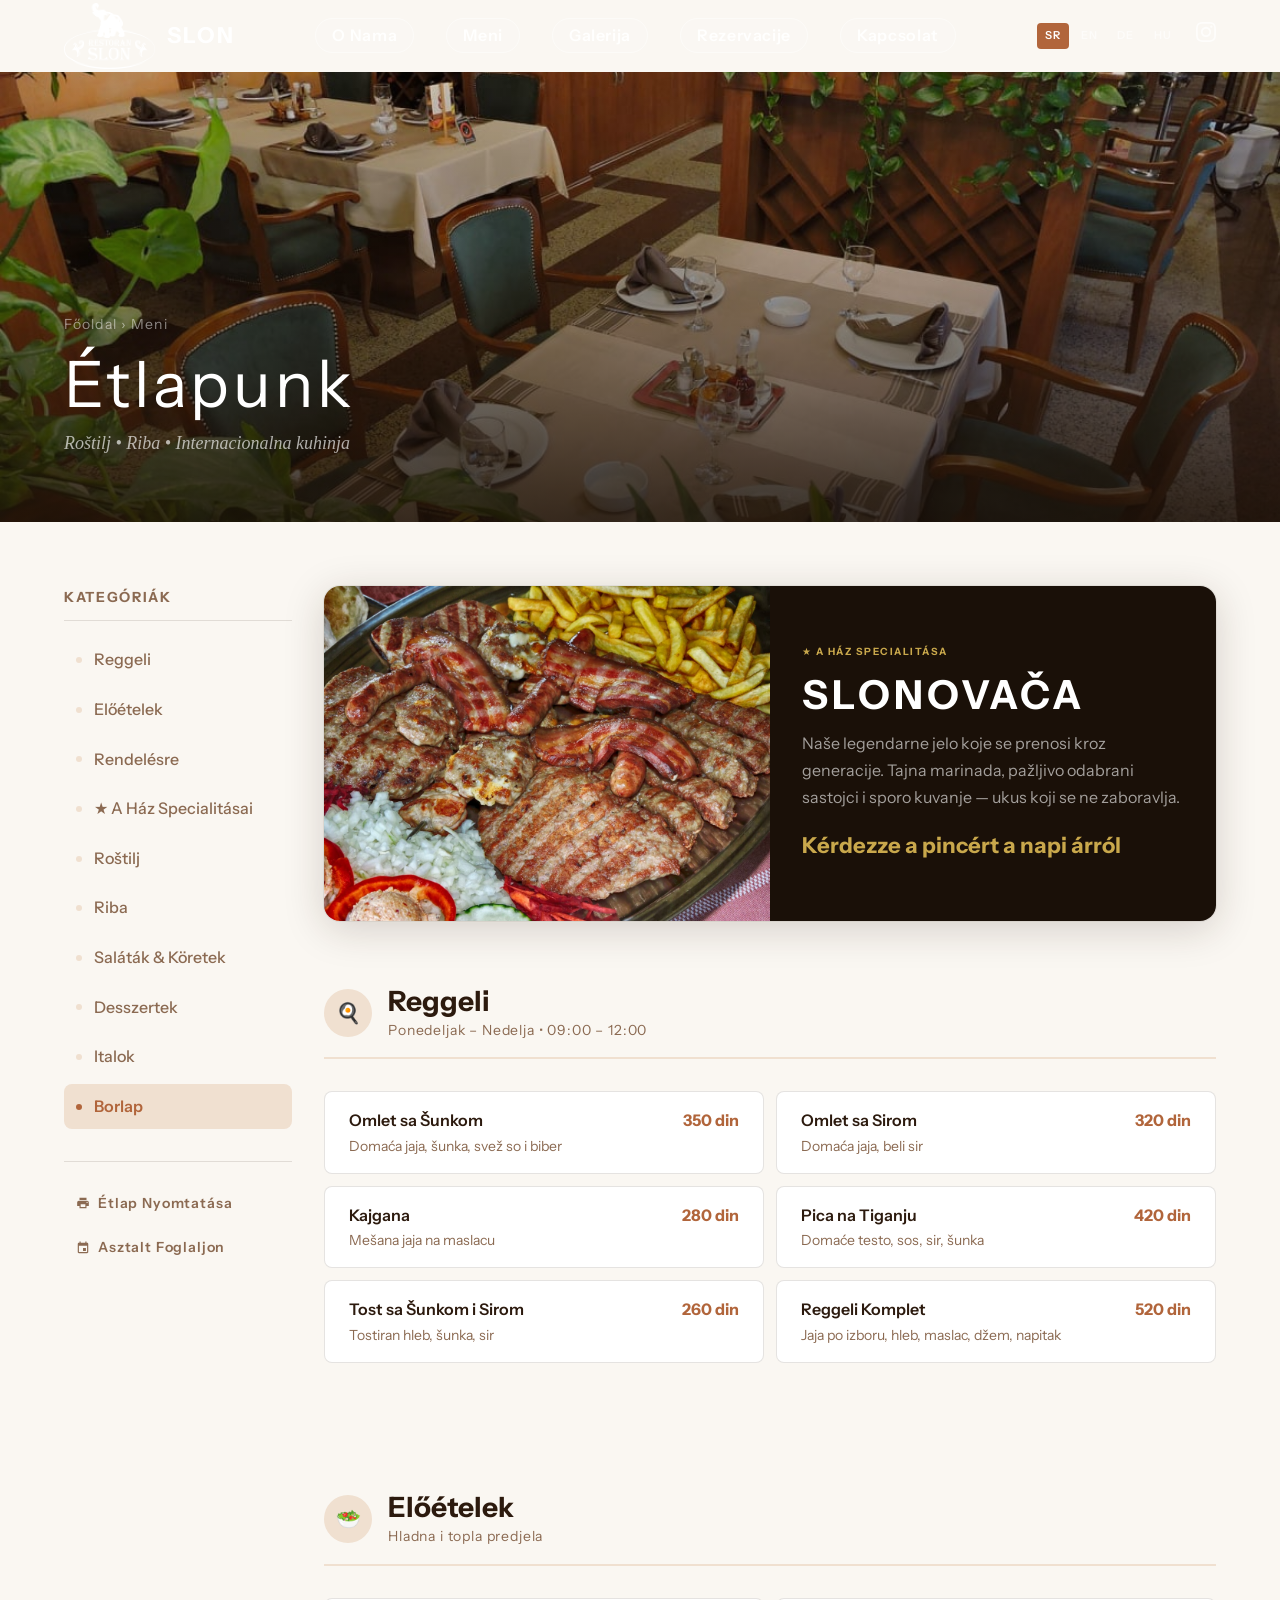
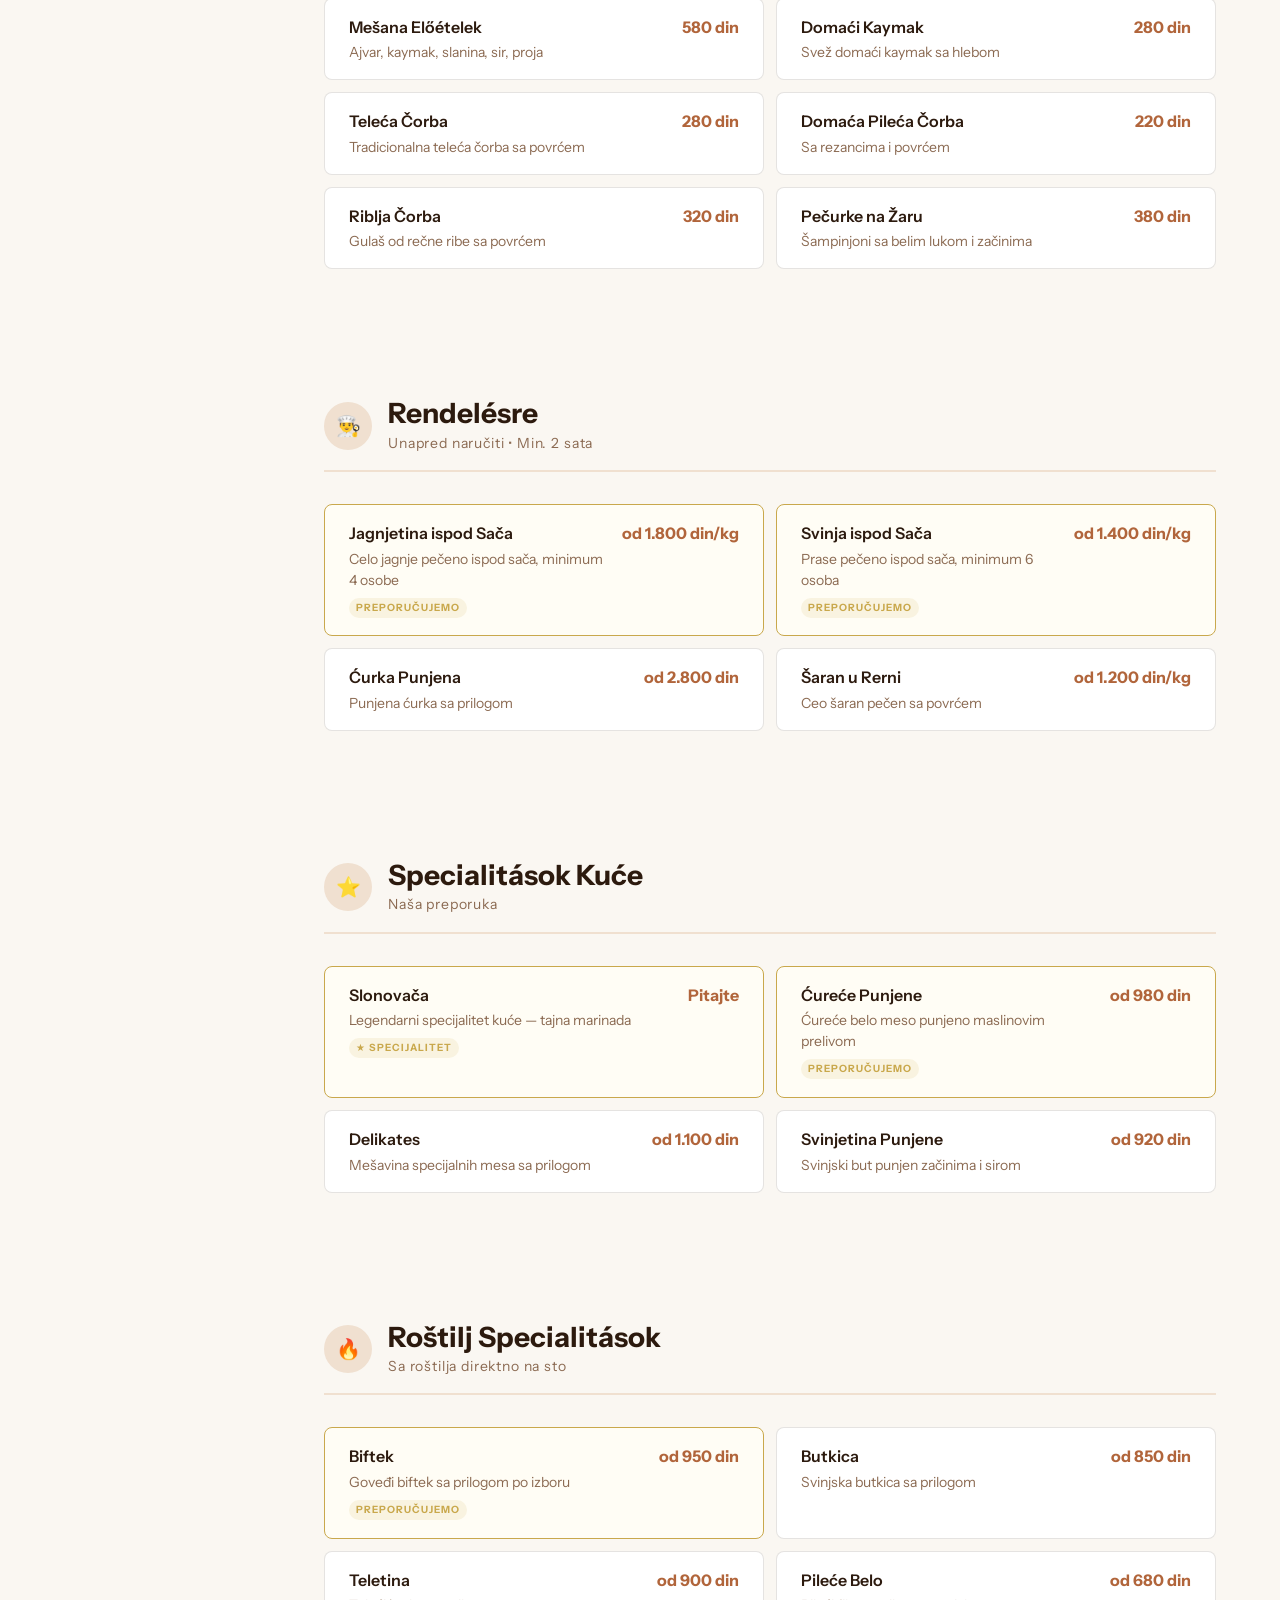
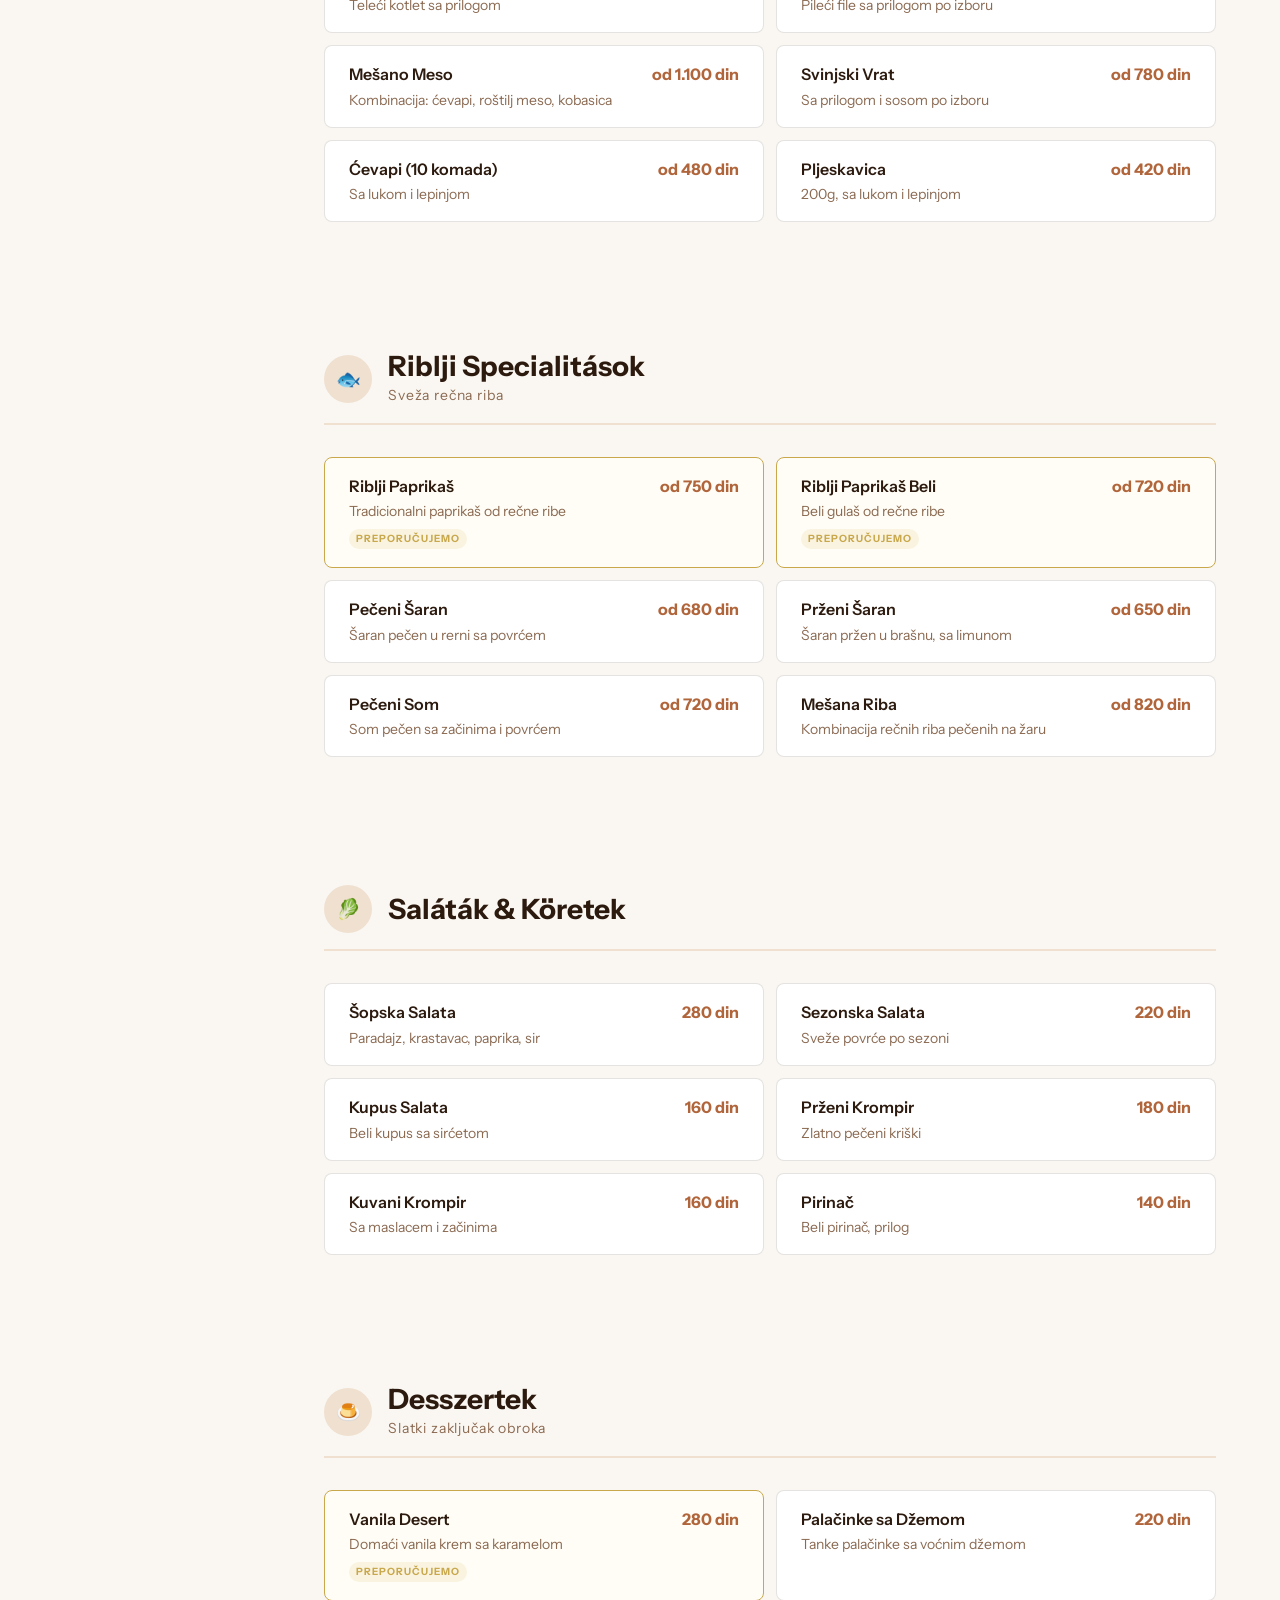
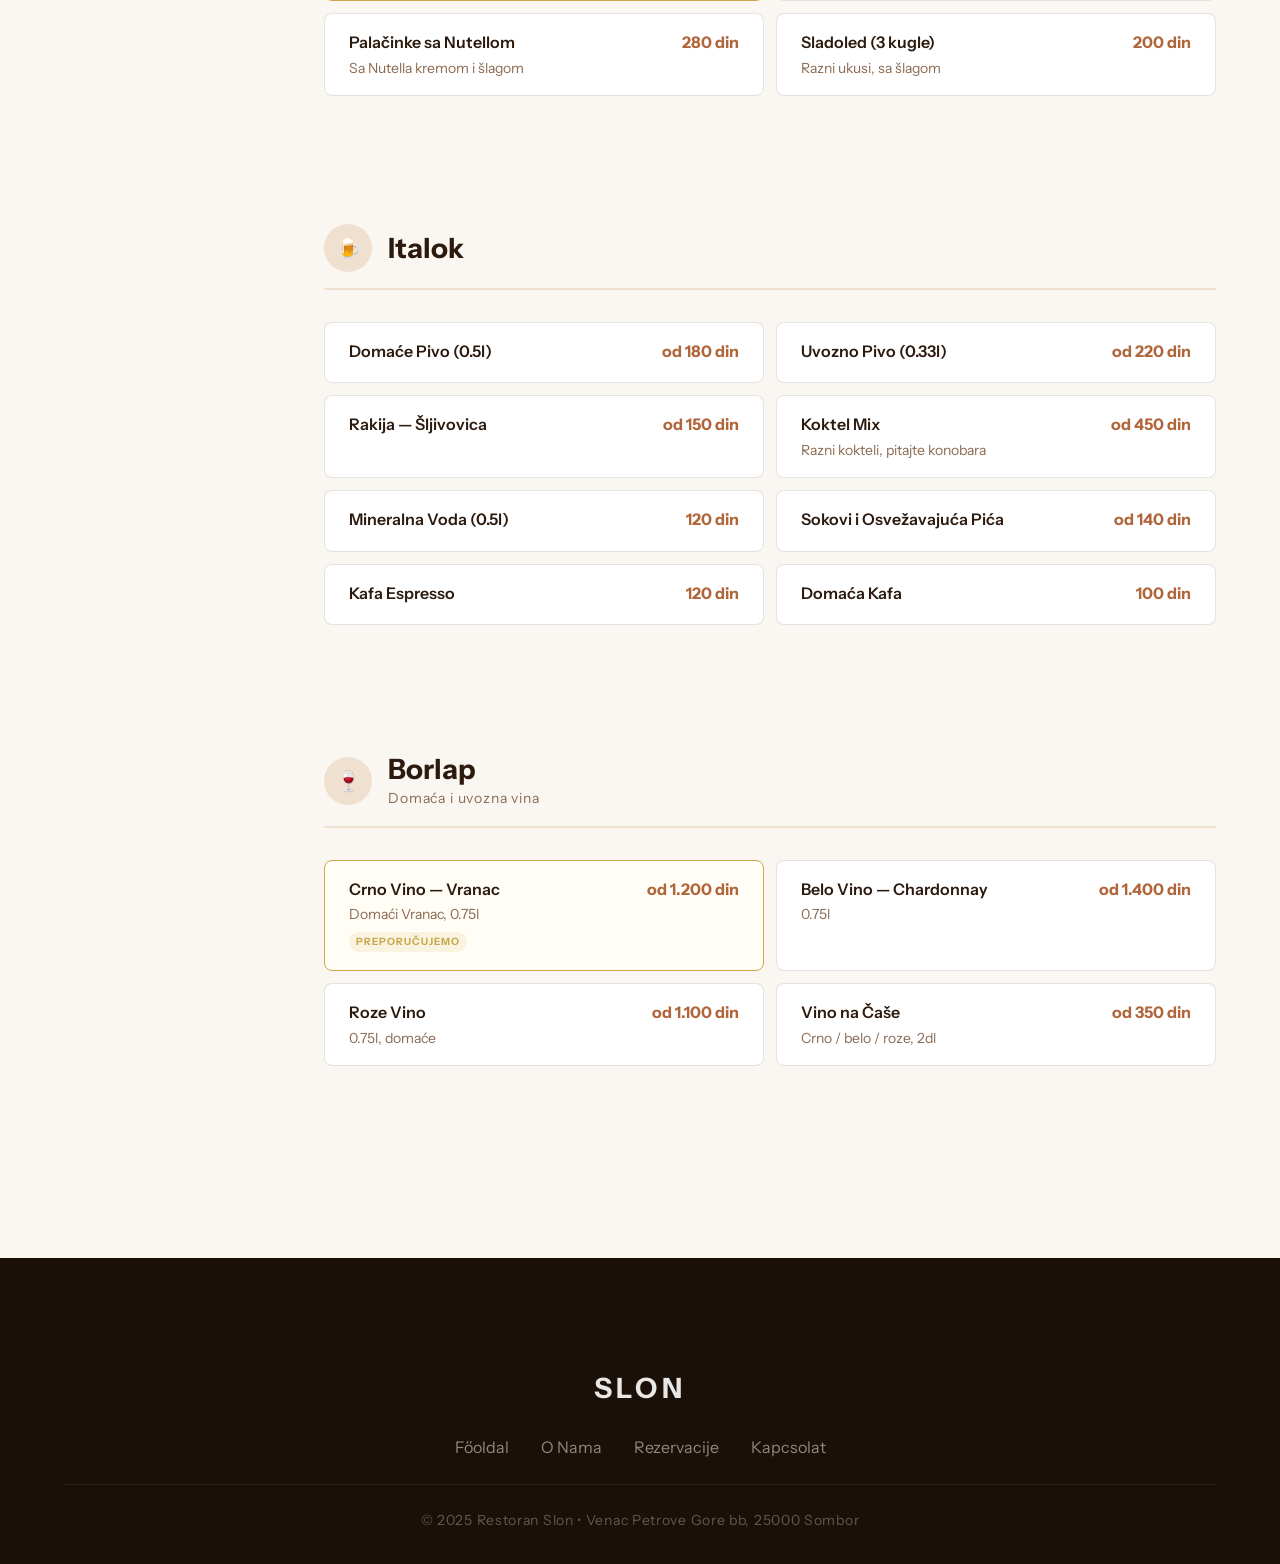
<file: menu-hu.html>
<!DOCTYPE html>
<html lang="hu">
<head>
  <meta charset="UTF-8">
  <meta name="viewport" content="width=device-width, initial-scale=1.0">
  <title>Étlap — Slon Étterem, Zombor</title>
  <meta name="description" content="Kompletan meni Restorana Slon — roštilj, riba, predjela, salate, deserti i pića. Sombor, Venac Petrove Gore bb.">

  <!-- hreflang -->
  <link rel="alternate" hreflang="hu" href="menu-hu.html">
  <link rel="alternate" hreflang="en" href="menu-en.html">
  <link rel="alternate" hreflang="de" href="menu-de.html">
  <link rel="alternate" hreflang="hu" href="menu-hu.html">

  <!-- Fonts -->
  <link rel="preconnect" href="https://fonts.googleapis.com">
  <link rel="preconnect" href="https://fonts.gstatic.com" crossorigin>
  <link href="https://fonts.googleapis.com/css2?family=Instrument+Sans:ital,wght@0,300;0,400;0,600;0,700;0,800;1,300;1,400&display=swap" rel="stylesheet">

  <!-- CSS -->
  <link rel="stylesheet" href="css/main.css">
  <link rel="stylesheet" href="css/menu.css">
</head>
<body>

  <!-- NAV (identična kao index.html) -->
  <nav class="nav nav--scrolled" id="nav" role="navigation" aria-label="Glavna navigacija">
    <div class="nav__inner">
      <a href="hu.html" class="nav__logo" aria-label="Restoran Slon — Főoldal">
        <img src="images/logo/slon-logo.png" alt="Slon logo" class="nav__logo-img" onerror="this.style.display='none'">
        <span class="nav__logo-text">Slon</span>
      </a>

      <ul class="nav__links" role="list">
        <li><a href="index.html#o-nama" class="nav__link">O Nama</a></li>
        <li><a href="menu-hu.html" class="nav__link active">Meni</a></li>
        <li><a href="index.html#galerija" class="nav__link">Galerija</a></li>
        <li><a href="index.html#rezervacije" class="nav__link">Rezervacije</a></li>
        <li><a href="index.html#kontakt" class="nav__link">Kapcsolat</a></li>
      </ul>

      <div class="nav__right">
        <div class="lang-switcher">
          <a href="menu-hu.html" class="lang-btn active">SR</a>
          <a href="menu-en.html" class="lang-btn">EN</a>
          <a href="menu-de.html" class="lang-btn">DE</a>
          <a href="menu-hu.html" class="lang-btn">HU</a>
        </div>
        <div class="nav__social">
          <a href="https://www.instagram.com/restoranslonsombor" class="nav__social-link" target="_blank" rel="noopener" aria-label="Instagram">
            <svg viewBox="0 0 24 24" aria-hidden="true"><path d="M12 2.163c3.204 0 3.584.012 4.85.07 3.252.148 4.771 1.691 4.919 4.919.058 1.265.069 1.645.069 4.849 0 3.205-.012 3.584-.069 4.849-.149 3.225-1.664 4.771-4.919 4.919-1.266.058-1.644.07-4.85.07-3.204 0-3.584-.012-4.849-.07-3.26-.149-4.771-1.699-4.919-4.92-.058-1.265-.07-1.644-.07-4.849 0-3.204.013-3.583.07-4.849.149-3.227 1.664-4.771 4.919-4.919 1.266-.057 1.645-.069 4.849-.069zm0-2.163c-3.259 0-3.667.014-4.947.072-4.358.2-6.78 2.618-6.98 6.98-.059 1.281-.073 1.689-.073 4.948 0 3.259.014 3.668.072 4.948.2 4.358 2.618 6.78 6.98 6.98 1.281.058 1.689.072 4.948.072 3.259 0 3.668-.014 4.948-.072 4.354-.2 6.782-2.618 6.979-6.98.059-1.28.073-1.689.073-4.948 0-3.259-.014-3.667-.072-4.947-.196-4.354-2.617-6.78-6.979-6.98-1.281-.059-1.69-.073-4.949-.073zm0 5.838c-3.403 0-6.162 2.759-6.162 6.162s2.759 6.163 6.162 6.163 6.162-2.759 6.162-6.163c0-3.403-2.759-6.162-6.162-6.162zm0 10.162c-2.209 0-4-1.79-4-4 0-2.209 1.791-4 4-4s4 1.791 4 4c0 2.21-1.791 4-4 4zm6.406-11.845c-.796 0-1.441.645-1.441 1.44s.645 1.44 1.441 1.44c.795 0 1.439-.645 1.439-1.44s-.644-1.44-1.439-1.44z"/></svg>
          </a>
        </div>
        <button class="nav__hamburger" id="hamburger" aria-label="Otvori meni" aria-expanded="false" aria-controls="mobile-menu">
          <span></span><span></span><span></span>
        </button>
      </div>
    </div>
  </nav>

  <!-- Mobile menu -->
  <div class="nav__mobile" id="mobile-menu" role="dialog" aria-modal="true">
    <a href="index.html#o-nama" class="nav__mobile-link">O Nama</a>
    <a href="menu-hu.html" class="nav__mobile-link">Meni</a>
    <a href="index.html#galerija" class="nav__mobile-link">Galerija</a>
    <a href="index.html#rezervacije" class="nav__mobile-link">Rezervacije</a>
    <a href="index.html#kontakt" class="nav__mobile-link">Kapcsolat</a>
    <div class="nav__mobile-lang">
      <a href="menu-hu.html" class="lang-btn active">SR</a>
      <a href="menu-en.html" class="lang-btn">EN</a>
      <a href="menu-de.html" class="lang-btn">DE</a>
      <a href="menu-hu.html" class="lang-btn">HU</a>
    </div>
  </div>

  <main>

    <!-- HERO -->
    <header class="menu-hero">
      <div class="menu-hero__bg" role="img" aria-label="Restoran Slon enterijer"></div>
      <div class="menu-hero__overlay" aria-hidden="true"></div>
      <div class="menu-hero__content">
        <p class="menu-hero__breadcrumb">
          <a href="hu.html">Főoldal</a> &rsaquo; Meni
        </p>
        <h1 class="menu-hero__title">Étlapunk</h1>
        <p class="menu-hero__sub">Roštilj &bull; Riba &bull; Internacionalna kuhinja</p>
      </div>
    </header>

    <!-- Mobile tabs -->
    <div class="menu-tabs" id="menu-tabs" role="tablist" aria-label="Kategóriák menija">
      <button class="menu-tab active" data-target="dorucak" role="tab">Reggeli</button>
      <button class="menu-tab" data-target="predjela" role="tab">Előételek</button>
      <button class="menu-tab" data-target="po-narudzbini" role="tab">Rendelésre</button>
      <button class="menu-tab" data-target="specijaliteti" role="tab">Specialitások</button>
      <button class="menu-tab" data-target="rostilj" role="tab">Roštilj</button>
      <button class="menu-tab" data-target="riba" role="tab">Riba</button>
      <button class="menu-tab" data-target="salate" role="tab">Salate</button>
      <button class="menu-tab" data-target="deserti" role="tab">Desszertek</button>
      <button class="menu-tab" data-target="pica" role="tab">Pića</button>
      <button class="menu-tab" data-target="vina" role="tab">Vina</button>
    </div>

    <!-- Layout: sidebar + content -->
    <div class="menu-page">

      <!-- SIDEBAR -->
      <aside class="menu-sidebar" aria-label="Kategóriák menija">
        <p class="menu-sidebar__title">Kategóriák</p>
        <nav class="menu-sidebar__nav">
          <a class="menu-sidebar__link active" href="#dorucak" data-target="dorucak">
            <span class="menu-sidebar__link-dot" aria-hidden="true"></span>
            Reggeli
          </a>
          <a class="menu-sidebar__link" href="#predjela" data-target="predjela">
            <span class="menu-sidebar__link-dot" aria-hidden="true"></span>
            Előételek
          </a>
          <a class="menu-sidebar__link" href="#po-narudzbini" data-target="po-narudzbini">
            <span class="menu-sidebar__link-dot" aria-hidden="true"></span>
            Rendelésre
          </a>
          <a class="menu-sidebar__link" href="#specijaliteti" data-target="specijaliteti">
            <span class="menu-sidebar__link-dot" aria-hidden="true"></span>
            ★ A Ház Specialitásai
          </a>
          <a class="menu-sidebar__link" href="#rostilj" data-target="rostilj">
            <span class="menu-sidebar__link-dot" aria-hidden="true"></span>
            Roštilj
          </a>
          <a class="menu-sidebar__link" href="#riba" data-target="riba">
            <span class="menu-sidebar__link-dot" aria-hidden="true"></span>
            Riba
          </a>
          <a class="menu-sidebar__link" href="#salate" data-target="salate">
            <span class="menu-sidebar__link-dot" aria-hidden="true"></span>
            Saláták & Köretek
          </a>
          <a class="menu-sidebar__link" href="#deserti" data-target="deserti">
            <span class="menu-sidebar__link-dot" aria-hidden="true"></span>
            Desszertek
          </a>
          <a class="menu-sidebar__link" href="#pica" data-target="pica">
            <span class="menu-sidebar__link-dot" aria-hidden="true"></span>
            Italok
          </a>
          <a class="menu-sidebar__link" href="#vina" data-target="vina">
            <span class="menu-sidebar__link-dot" aria-hidden="true"></span>
            Borlap
          </a>
        </nav>

        <div class="menu-sidebar__extras">
          <button class="menu-sidebar__btn" onclick="window.print()" aria-label="Štampaj meni">
            <svg viewBox="0 0 24 24" aria-hidden="true"><path d="M19 8H5c-1.66 0-3 1.34-3 3v6h4v4h12v-4h4v-6c0-1.66-1.34-3-3-3zm-3 11H8v-5h8v5zm3-7c-.55 0-1-.45-1-1s.45-1 1-1 1 .45 1 1-.45 1-1 1zm-1-9H6v4h12V3z"/></svg>
            Étlap Nyomtatása
          </button>
          <a href="index.html#rezervacije" class="menu-sidebar__btn" aria-label="Rezerviši sto">
            <svg viewBox="0 0 24 24" aria-hidden="true"><path d="M17 12h-5v5h5v-5zM16 1v2H8V1H6v2H5c-1.11 0-1.99.9-1.99 2L3 19c0 1.1.89 2 2 2h14c1.1 0 2-.9 2-2V5c0-1.1-.9-2-2-2h-1V1h-2zm3 18H5V8h14v11z"/></svg>
            Asztalt Foglaljon
          </a>
        </div>
      </aside>

      <!-- MENU CONTENT -->
      <div class="menu-content" id="menu-content">

        <!-- SLONOVAČA callout (na vrhu) -->
        <div class="menu-slonovaca" id="specijalitet-callout">
          <div class="menu-slonovaca__image">
            <img
              src="images/food/slonovaca.jpg"
              alt="Slonovača — specijalitet kuće"
              class="menu-slonovaca__img"
              loading="lazy"
              width="600"
              height="400"
            >
          </div>
          <div class="menu-slonovaca__content">
            <p class="menu-slonovaca__badge">★ A Ház Specialitása</p>
            <h2 class="menu-slonovaca__title">Slonovača</h2>
            <p class="menu-slonovaca__desc">
              Naše legendarne jelo koje se prenosi kroz generacije. Tajna marinada, pažljivo odabrani sastojci i sporo kuvanje — ukus koji se ne zaboravlja.
            </p>
            <p class="menu-slonovaca__price">Kérdezze a pincért a napi árról</p>
          </div>
        </div>

        <!-- DORUČAK -->
        <section class="menu-category" id="dorucak" aria-labelledby="dorucak-title">
          <div class="menu-category__header">
            <div class="menu-category__icon" aria-hidden="true">🍳</div>
            <div>
              <h2 class="menu-category__title" id="dorucak-title">Reggeli</h2>
              <p class="menu-category__subtitle">Ponedeljak – Nedelja &bull; 09:00 – 12:00</p>
            </div>
          </div>
          <div class="menu-items">
            <div class="menu-item">
              <div class="menu-item__info">
                <p class="menu-item__name">Omlet sa Šunkom</p>
                <p class="menu-item__desc">Domaća jaja, šunka, svež so i biber</p>
              </div>
              <span class="menu-item__price">350 din</span>
            </div>
            <div class="menu-item">
              <div class="menu-item__info">
                <p class="menu-item__name">Omlet sa Sirom</p>
                <p class="menu-item__desc">Domaća jaja, beli sir</p>
              </div>
              <span class="menu-item__price">320 din</span>
            </div>
            <div class="menu-item">
              <div class="menu-item__info">
                <p class="menu-item__name">Kajgana</p>
                <p class="menu-item__desc">Mešana jaja na maslacu</p>
              </div>
              <span class="menu-item__price">280 din</span>
            </div>
            <div class="menu-item">
              <div class="menu-item__info">
                <p class="menu-item__name">Pica na Tiganju</p>
                <p class="menu-item__desc">Domaće testo, sos, sir, šunka</p>
              </div>
              <span class="menu-item__price">420 din</span>
            </div>
            <div class="menu-item">
              <div class="menu-item__info">
                <p class="menu-item__name">Tost sa Šunkom i Sirom</p>
                <p class="menu-item__desc">Tostiran hleb, šunka, sir</p>
              </div>
              <span class="menu-item__price">260 din</span>
            </div>
            <div class="menu-item">
              <div class="menu-item__info">
                <p class="menu-item__name">Reggeli Komplet</p>
                <p class="menu-item__desc">Jaja po izboru, hleb, maslac, džem, napitak</p>
              </div>
              <span class="menu-item__price">520 din</span>
            </div>
          </div>
        </section>

        <!-- PREDJELA -->
        <section class="menu-category" id="predjela" aria-labelledby="predjela-title">
          <div class="menu-category__header">
            <div class="menu-category__icon" aria-hidden="true">🥗</div>
            <div>
              <h2 class="menu-category__title" id="predjela-title">Előételek</h2>
              <p class="menu-category__subtitle">Hladna i topla predjela</p>
            </div>
          </div>
          <div class="menu-items">
            <div class="menu-item">
              <div class="menu-item__info">
                <p class="menu-item__name">Mešana Előételek</p>
                <p class="menu-item__desc">Ajvar, kaymak, slanina, sir, proja</p>
              </div>
              <span class="menu-item__price">580 din</span>
            </div>
            <div class="menu-item">
              <div class="menu-item__info">
                <p class="menu-item__name">Domaći Kaymak</p>
                <p class="menu-item__desc">Svež domaći kaymak sa hlebom</p>
              </div>
              <span class="menu-item__price">280 din</span>
            </div>
            <div class="menu-item">
              <div class="menu-item__info">
                <p class="menu-item__name">Teleća Čorba</p>
                <p class="menu-item__desc">Tradicionalna teleća čorba sa povrćem</p>
              </div>
              <span class="menu-item__price">280 din</span>
            </div>
            <div class="menu-item">
              <div class="menu-item__info">
                <p class="menu-item__name">Domaća Pileća Čorba</p>
                <p class="menu-item__desc">Sa rezancima i povrćem</p>
              </div>
              <span class="menu-item__price">220 din</span>
            </div>
            <div class="menu-item">
              <div class="menu-item__info">
                <p class="menu-item__name">Riblja Čorba</p>
                <p class="menu-item__desc">Gulaš od rečne ribe sa povrćem</p>
              </div>
              <span class="menu-item__price">320 din</span>
            </div>
            <div class="menu-item">
              <div class="menu-item__info">
                <p class="menu-item__name">Pečurke na Žaru</p>
                <p class="menu-item__desc">Šampinjoni sa belim lukom i začinima</p>
              </div>
              <span class="menu-item__price">380 din</span>
            </div>
          </div>
        </section>

        <!-- PO NARUDŽBINI -->
        <section class="menu-category" id="po-narudzbini" aria-labelledby="narudzbina-title">
          <div class="menu-category__header">
            <div class="menu-category__icon" aria-hidden="true">👨‍🍳</div>
            <div>
              <h2 class="menu-category__title" id="narudzbina-title">Rendelésre</h2>
              <p class="menu-category__subtitle">Unapred naručiti • Min. 2 sata</p>
            </div>
          </div>
          <div class="menu-items">
            <div class="menu-item menu-item--featured">
              <div class="menu-item__info">
                <p class="menu-item__name">Jagnjetina ispod Sača</p>
                <p class="menu-item__desc">Celo jagnje pečeno ispod sača, minimum 4 osobe</p>
                <span class="menu-item__badge">Preporučujemo</span>
              </div>
              <span class="menu-item__price">od 1.800 din/kg</span>
            </div>
            <div class="menu-item menu-item--featured">
              <div class="menu-item__info">
                <p class="menu-item__name">Svinja ispod Sača</p>
                <p class="menu-item__desc">Prase pečeno ispod sača, minimum 6 osoba</p>
                <span class="menu-item__badge">Preporučujemo</span>
              </div>
              <span class="menu-item__price">od 1.400 din/kg</span>
            </div>
            <div class="menu-item">
              <div class="menu-item__info">
                <p class="menu-item__name">Ćurka Punjena</p>
                <p class="menu-item__desc">Punjena ćurka sa prilogom</p>
              </div>
              <span class="menu-item__price">od 2.800 din</span>
            </div>
            <div class="menu-item">
              <div class="menu-item__info">
                <p class="menu-item__name">Šaran u Rerni</p>
                <p class="menu-item__desc">Ceo šaran pečen sa povrćem</p>
              </div>
              <span class="menu-item__price">od 1.200 din/kg</span>
            </div>
          </div>
        </section>

        <!-- SPECIJALITETI KUĆE -->
        <section class="menu-category" id="specijaliteti" aria-labelledby="specijaliteti-title">
          <div class="menu-category__header">
            <div class="menu-category__icon" aria-hidden="true">⭐</div>
            <div>
              <h2 class="menu-category__title" id="specijaliteti-title">Specialitások Kuće</h2>
              <p class="menu-category__subtitle">Naša preporuka</p>
            </div>
          </div>
          <div class="menu-items">
            <div class="menu-item menu-item--featured">
              <div class="menu-item__info">
                <p class="menu-item__name">Slonovača</p>
                <p class="menu-item__desc">Legendarni specijalitet kuće — tajna marinada</p>
                <span class="menu-item__badge">★ Specijalitet</span>
              </div>
              <span class="menu-item__price">Pitajte</span>
            </div>
            <div class="menu-item menu-item--featured">
              <div class="menu-item__info">
                <p class="menu-item__name">Ćureće Punjene</p>
                <p class="menu-item__desc">Ćureće belo meso punjeno maslinovim prelivom</p>
                <span class="menu-item__badge">Preporučujemo</span>
              </div>
              <span class="menu-item__price">od 980 din</span>
            </div>
            <div class="menu-item">
              <div class="menu-item__info">
                <p class="menu-item__name">Delikates</p>
                <p class="menu-item__desc">Mešavina specijalnih mesa sa prilogom</p>
              </div>
              <span class="menu-item__price">od 1.100 din</span>
            </div>
            <div class="menu-item">
              <div class="menu-item__info">
                <p class="menu-item__name">Svinjetina Punjene</p>
                <p class="menu-item__desc">Svinjski but punjen začinima i sirom</p>
              </div>
              <span class="menu-item__price">od 920 din</span>
            </div>
          </div>
        </section>

        <!-- ROŠTILJ -->
        <section class="menu-category" id="rostilj" aria-labelledby="rostilj-title">
          <div class="menu-category__header">
            <div class="menu-category__icon" aria-hidden="true">🔥</div>
            <div>
              <h2 class="menu-category__title" id="rostilj-title">Roštilj Specialitások</h2>
              <p class="menu-category__subtitle">Sa roštilja direktno na sto</p>
            </div>
          </div>
          <div class="menu-items">
            <div class="menu-item menu-item--featured">
              <div class="menu-item__info">
                <p class="menu-item__name">Biftek</p>
                <p class="menu-item__desc">Goveđi biftek sa prilogom po izboru</p>
                <span class="menu-item__badge">Preporučujemo</span>
              </div>
              <span class="menu-item__price">od 950 din</span>
            </div>
            <div class="menu-item">
              <div class="menu-item__info">
                <p class="menu-item__name">Butkica</p>
                <p class="menu-item__desc">Svinjska butkica sa prilogom</p>
              </div>
              <span class="menu-item__price">od 850 din</span>
            </div>
            <div class="menu-item">
              <div class="menu-item__info">
                <p class="menu-item__name">Teletina</p>
                <p class="menu-item__desc">Teleći kotlet sa prilogom</p>
              </div>
              <span class="menu-item__price">od 900 din</span>
            </div>
            <div class="menu-item">
              <div class="menu-item__info">
                <p class="menu-item__name">Pileće Belo</p>
                <p class="menu-item__desc">Pileći file sa prilogom po izboru</p>
              </div>
              <span class="menu-item__price">od 680 din</span>
            </div>
            <div class="menu-item">
              <div class="menu-item__info">
                <p class="menu-item__name">Mešano Meso</p>
                <p class="menu-item__desc">Kombinacija: ćevapi, roštilj meso, kobasica</p>
              </div>
              <span class="menu-item__price">od 1.100 din</span>
            </div>
            <div class="menu-item">
              <div class="menu-item__info">
                <p class="menu-item__name">Svinjski Vrat</p>
                <p class="menu-item__desc">Sa prilogom i sosom po izboru</p>
              </div>
              <span class="menu-item__price">od 780 din</span>
            </div>
            <div class="menu-item">
              <div class="menu-item__info">
                <p class="menu-item__name">Ćevapi (10 komada)</p>
                <p class="menu-item__desc">Sa lukom i lepinjom</p>
              </div>
              <span class="menu-item__price">od 480 din</span>
            </div>
            <div class="menu-item">
              <div class="menu-item__info">
                <p class="menu-item__name">Pljeskavica</p>
                <p class="menu-item__desc">200g, sa lukom i lepinjom</p>
              </div>
              <span class="menu-item__price">od 420 din</span>
            </div>
          </div>
        </section>

        <!-- RIBA -->
        <section class="menu-category" id="riba" aria-labelledby="riba-title">
          <div class="menu-category__header">
            <div class="menu-category__icon" aria-hidden="true">🐟</div>
            <div>
              <h2 class="menu-category__title" id="riba-title">Riblji Specialitások</h2>
              <p class="menu-category__subtitle">Sveža rečna riba</p>
            </div>
          </div>
          <div class="menu-items">
            <div class="menu-item menu-item--featured">
              <div class="menu-item__info">
                <p class="menu-item__name">Riblji Paprikaš</p>
                <p class="menu-item__desc">Tradicionalni paprikaš od rečne ribe</p>
                <span class="menu-item__badge">Preporučujemo</span>
              </div>
              <span class="menu-item__price">od 750 din</span>
            </div>
            <div class="menu-item menu-item--featured">
              <div class="menu-item__info">
                <p class="menu-item__name">Riblji Paprikaš Beli</p>
                <p class="menu-item__desc">Beli gulaš od rečne ribe</p>
                <span class="menu-item__badge">Preporučujemo</span>
              </div>
              <span class="menu-item__price">od 720 din</span>
            </div>
            <div class="menu-item">
              <div class="menu-item__info">
                <p class="menu-item__name">Pečeni Šaran</p>
                <p class="menu-item__desc">Šaran pečen u rerni sa povrćem</p>
              </div>
              <span class="menu-item__price">od 680 din</span>
            </div>
            <div class="menu-item">
              <div class="menu-item__info">
                <p class="menu-item__name">Prženi Šaran</p>
                <p class="menu-item__desc">Šaran pržen u brašnu, sa limunom</p>
              </div>
              <span class="menu-item__price">od 650 din</span>
            </div>
            <div class="menu-item">
              <div class="menu-item__info">
                <p class="menu-item__name">Pečeni Som</p>
                <p class="menu-item__desc">Som pečen sa začinima i povrćem</p>
              </div>
              <span class="menu-item__price">od 720 din</span>
            </div>
            <div class="menu-item">
              <div class="menu-item__info">
                <p class="menu-item__name">Mešana Riba</p>
                <p class="menu-item__desc">Kombinacija rečnih riba pečenih na žaru</p>
              </div>
              <span class="menu-item__price">od 820 din</span>
            </div>
          </div>
        </section>

        <!-- SALATE I PRILOZI -->
        <section class="menu-category" id="salate" aria-labelledby="salate-title">
          <div class="menu-category__header">
            <div class="menu-category__icon" aria-hidden="true">🥬</div>
            <div>
              <h2 class="menu-category__title" id="salate-title">Saláták & Köretek</h2>
            </div>
          </div>
          <div class="menu-items">
            <div class="menu-item">
              <div class="menu-item__info">
                <p class="menu-item__name">Šopska Salata</p>
                <p class="menu-item__desc">Paradajz, krastavac, paprika, sir</p>
              </div>
              <span class="menu-item__price">280 din</span>
            </div>
            <div class="menu-item">
              <div class="menu-item__info">
                <p class="menu-item__name">Sezonska Salata</p>
                <p class="menu-item__desc">Sveže povrće po sezoni</p>
              </div>
              <span class="menu-item__price">220 din</span>
            </div>
            <div class="menu-item">
              <div class="menu-item__info">
                <p class="menu-item__name">Kupus Salata</p>
                <p class="menu-item__desc">Beli kupus sa sirćetom</p>
              </div>
              <span class="menu-item__price">160 din</span>
            </div>
            <div class="menu-item">
              <div class="menu-item__info">
                <p class="menu-item__name">Prženi Krompir</p>
                <p class="menu-item__desc">Zlatno pečeni kriški</p>
              </div>
              <span class="menu-item__price">180 din</span>
            </div>
            <div class="menu-item">
              <div class="menu-item__info">
                <p class="menu-item__name">Kuvani Krompir</p>
                <p class="menu-item__desc">Sa maslacem i začinima</p>
              </div>
              <span class="menu-item__price">160 din</span>
            </div>
            <div class="menu-item">
              <div class="menu-item__info">
                <p class="menu-item__name">Pirinač</p>
                <p class="menu-item__desc">Beli pirinač, prilog</p>
              </div>
              <span class="menu-item__price">140 din</span>
            </div>
          </div>
        </section>

        <!-- DESERTI -->
        <section class="menu-category" id="deserti" aria-labelledby="deserti-title">
          <div class="menu-category__header">
            <div class="menu-category__icon" aria-hidden="true">🍮</div>
            <div>
              <h2 class="menu-category__title" id="deserti-title">Desszertek</h2>
              <p class="menu-category__subtitle">Slatki zaključak obroka</p>
            </div>
          </div>
          <div class="menu-items">
            <div class="menu-item menu-item--featured">
              <div class="menu-item__info">
                <p class="menu-item__name">Vanila Desert</p>
                <p class="menu-item__desc">Domaći vanila krem sa karamelom</p>
                <span class="menu-item__badge">Preporučujemo</span>
              </div>
              <span class="menu-item__price">280 din</span>
            </div>
            <div class="menu-item">
              <div class="menu-item__info">
                <p class="menu-item__name">Palačinke sa Džemom</p>
                <p class="menu-item__desc">Tanke palačinke sa voćnim džemom</p>
              </div>
              <span class="menu-item__price">220 din</span>
            </div>
            <div class="menu-item">
              <div class="menu-item__info">
                <p class="menu-item__name">Palačinke sa Nutellom</p>
                <p class="menu-item__desc">Sa Nutella kremom i šlagom</p>
              </div>
              <span class="menu-item__price">280 din</span>
            </div>
            <div class="menu-item">
              <div class="menu-item__info">
                <p class="menu-item__name">Sladoled (3 kugle)</p>
                <p class="menu-item__desc">Razni ukusi, sa šlagom</p>
              </div>
              <span class="menu-item__price">200 din</span>
            </div>
          </div>
        </section>

        <!-- PIĆA -->
        <section class="menu-category" id="pica" aria-labelledby="pica-title">
          <div class="menu-category__header">
            <div class="menu-category__icon" aria-hidden="true">🍺</div>
            <div>
              <h2 class="menu-category__title" id="pica-title">Italok</h2>
            </div>
          </div>
          <div class="menu-items">
            <div class="menu-item">
              <div class="menu-item__info">
                <p class="menu-item__name">Domaće Pivo (0.5l)</p>
              </div>
              <span class="menu-item__price">od 180 din</span>
            </div>
            <div class="menu-item">
              <div class="menu-item__info">
                <p class="menu-item__name">Uvozno Pivo (0.33l)</p>
              </div>
              <span class="menu-item__price">od 220 din</span>
            </div>
            <div class="menu-item">
              <div class="menu-item__info">
                <p class="menu-item__name">Rakija — Šljivovica</p>
              </div>
              <span class="menu-item__price">od 150 din</span>
            </div>
            <div class="menu-item">
              <div class="menu-item__info">
                <p class="menu-item__name">Koktel Mix</p>
                <p class="menu-item__desc">Razni kokteli, pitajte konobara</p>
              </div>
              <span class="menu-item__price">od 450 din</span>
            </div>
            <div class="menu-item">
              <div class="menu-item__info">
                <p class="menu-item__name">Mineralna Voda (0.5l)</p>
              </div>
              <span class="menu-item__price">120 din</span>
            </div>
            <div class="menu-item">
              <div class="menu-item__info">
                <p class="menu-item__name">Sokovi i Osvežavajuća Pića</p>
              </div>
              <span class="menu-item__price">od 140 din</span>
            </div>
            <div class="menu-item">
              <div class="menu-item__info">
                <p class="menu-item__name">Kafa Espresso</p>
              </div>
              <span class="menu-item__price">120 din</span>
            </div>
            <div class="menu-item">
              <div class="menu-item__info">
                <p class="menu-item__name">Domaća Kafa</p>
              </div>
              <span class="menu-item__price">100 din</span>
            </div>
          </div>
        </section>

        <!-- VINSKA LISTA -->
        <section class="menu-category" id="vina" aria-labelledby="vina-title">
          <div class="menu-category__header">
            <div class="menu-category__icon" aria-hidden="true">🍷</div>
            <div>
              <h2 class="menu-category__title" id="vina-title">Borlap</h2>
              <p class="menu-category__subtitle">Domaća i uvozna vina</p>
            </div>
          </div>
          <div class="menu-items">
            <div class="menu-item menu-item--featured">
              <div class="menu-item__info">
                <p class="menu-item__name">Crno Vino — Vranac</p>
                <p class="menu-item__desc">Domaći Vranac, 0.75l</p>
                <span class="menu-item__badge">Preporučujemo</span>
              </div>
              <span class="menu-item__price">od 1.200 din</span>
            </div>
            <div class="menu-item">
              <div class="menu-item__info">
                <p class="menu-item__name">Belo Vino — Chardonnay</p>
                <p class="menu-item__desc">0.75l</p>
              </div>
              <span class="menu-item__price">od 1.400 din</span>
            </div>
            <div class="menu-item">
              <div class="menu-item__info">
                <p class="menu-item__name">Roze Vino</p>
                <p class="menu-item__desc">0.75l, domaće</p>
              </div>
              <span class="menu-item__price">od 1.100 din</span>
            </div>
            <div class="menu-item">
              <div class="menu-item__info">
                <p class="menu-item__name">Vino na Čaše</p>
                <p class="menu-item__desc">Crno / belo / roze, 2dl</p>
              </div>
              <span class="menu-item__price">od 350 din</span>
            </div>
          </div>
        </section>

      </div>
    </div>

  </main>

  <!-- FOOTER (skraćen) -->
  <footer class="footer" role="contentinfo">
    <svg class="footer__wave" viewBox="0 0 1440 60" preserveAspectRatio="none" aria-hidden="true">
      <path d="M0,30 C240,60 480,0 720,30 C960,60 1200,0 1440,30 L1440,60 L0,60 Z" fill="#1A1008"/>
    </svg>
    <div class="footer__inner">
      <a href="hu.html" class="footer__logo" aria-label="Restoran Slon — Főoldal">
        <span class="footer__logo-text">Slon</span>
      </a>
      <nav class="footer__nav" aria-label="Footer navigacija">
        <a href="hu.html" class="footer__link">Főoldal</a>
        <a href="index.html#o-nama" class="footer__link">O Nama</a>
        <a href="index.html#rezervacije" class="footer__link">Rezervacije</a>
        <a href="index.html#kontakt" class="footer__link">Kapcsolat</a>
      </nav>
      <div class="footer__divider" aria-hidden="true"></div>
      <p class="footer__copy">&copy; 2025 Restoran Slon &bull; Venac Petrove Gore bb, 25000 Sombor</p>
    </div>
  </footer>

  <script src="js/main.js"></script>
  <script src="js/menu.js"></script>
</body>
</html>
</file>
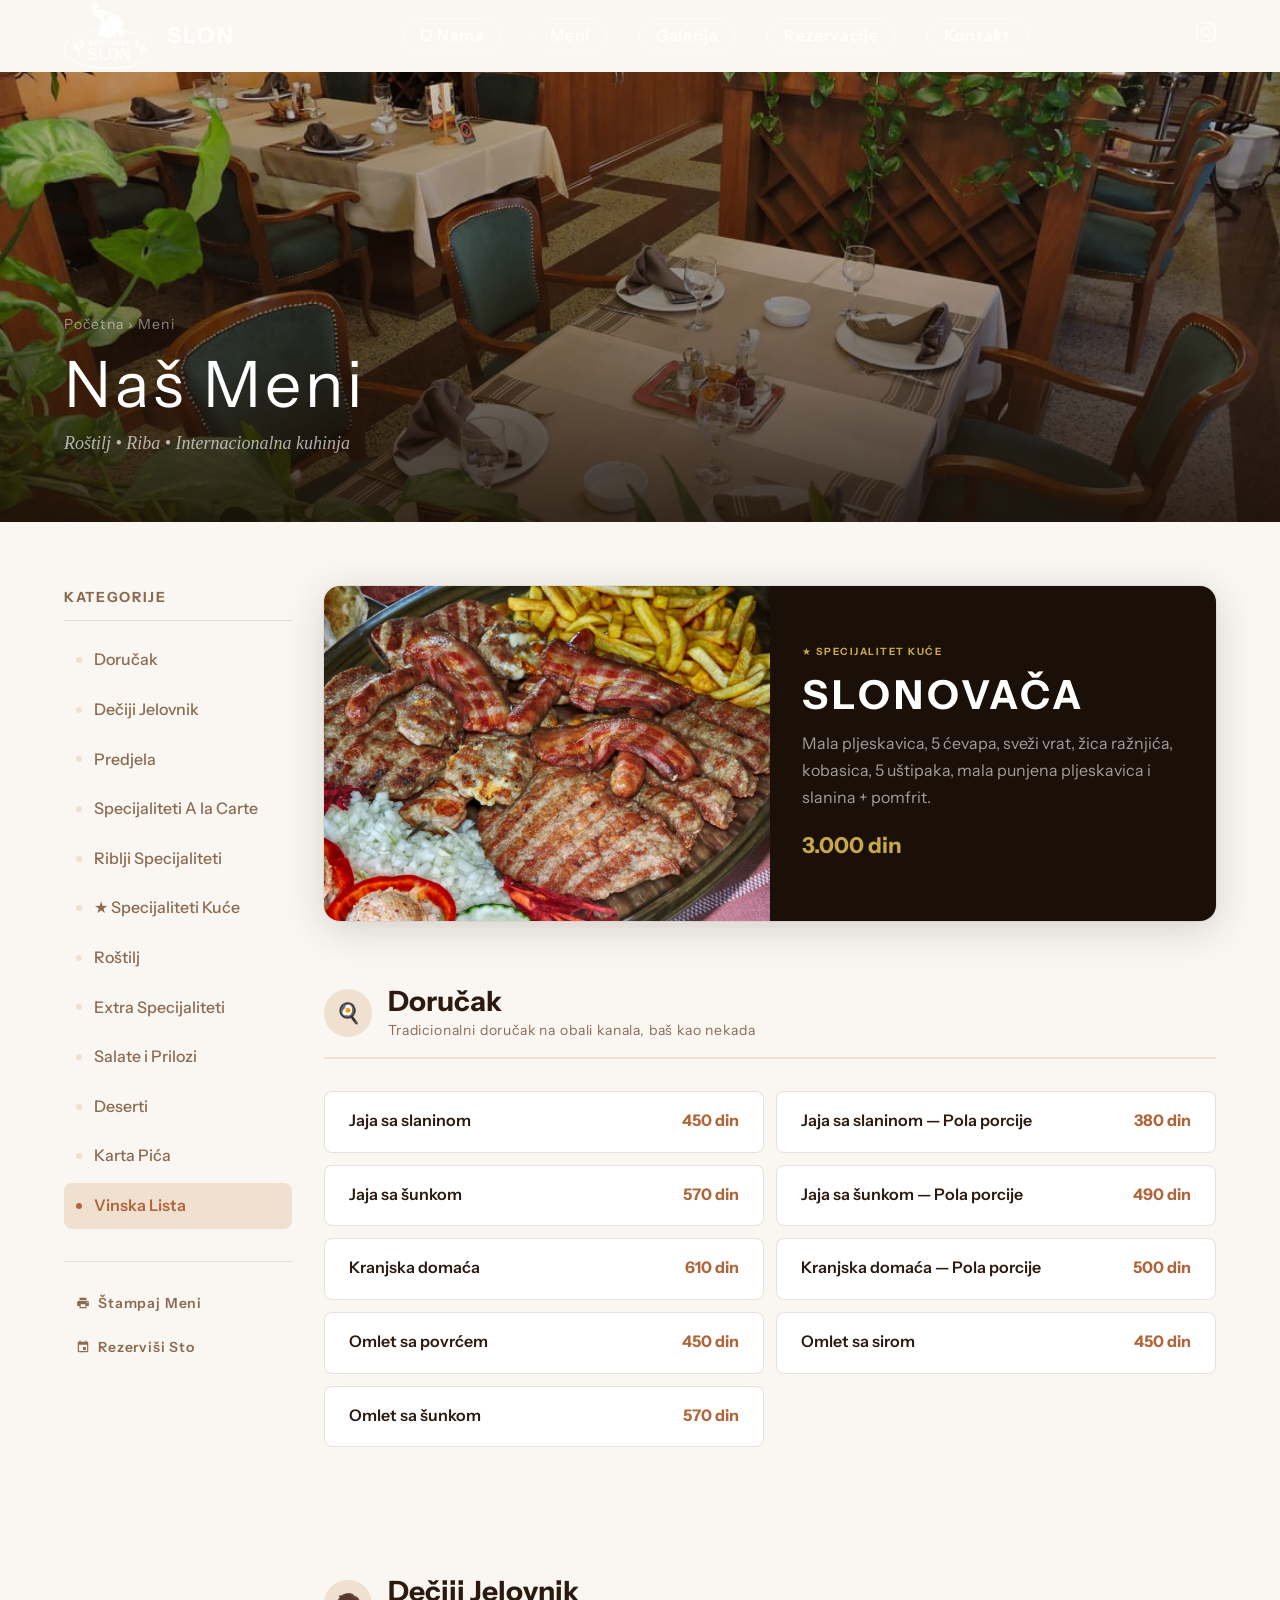
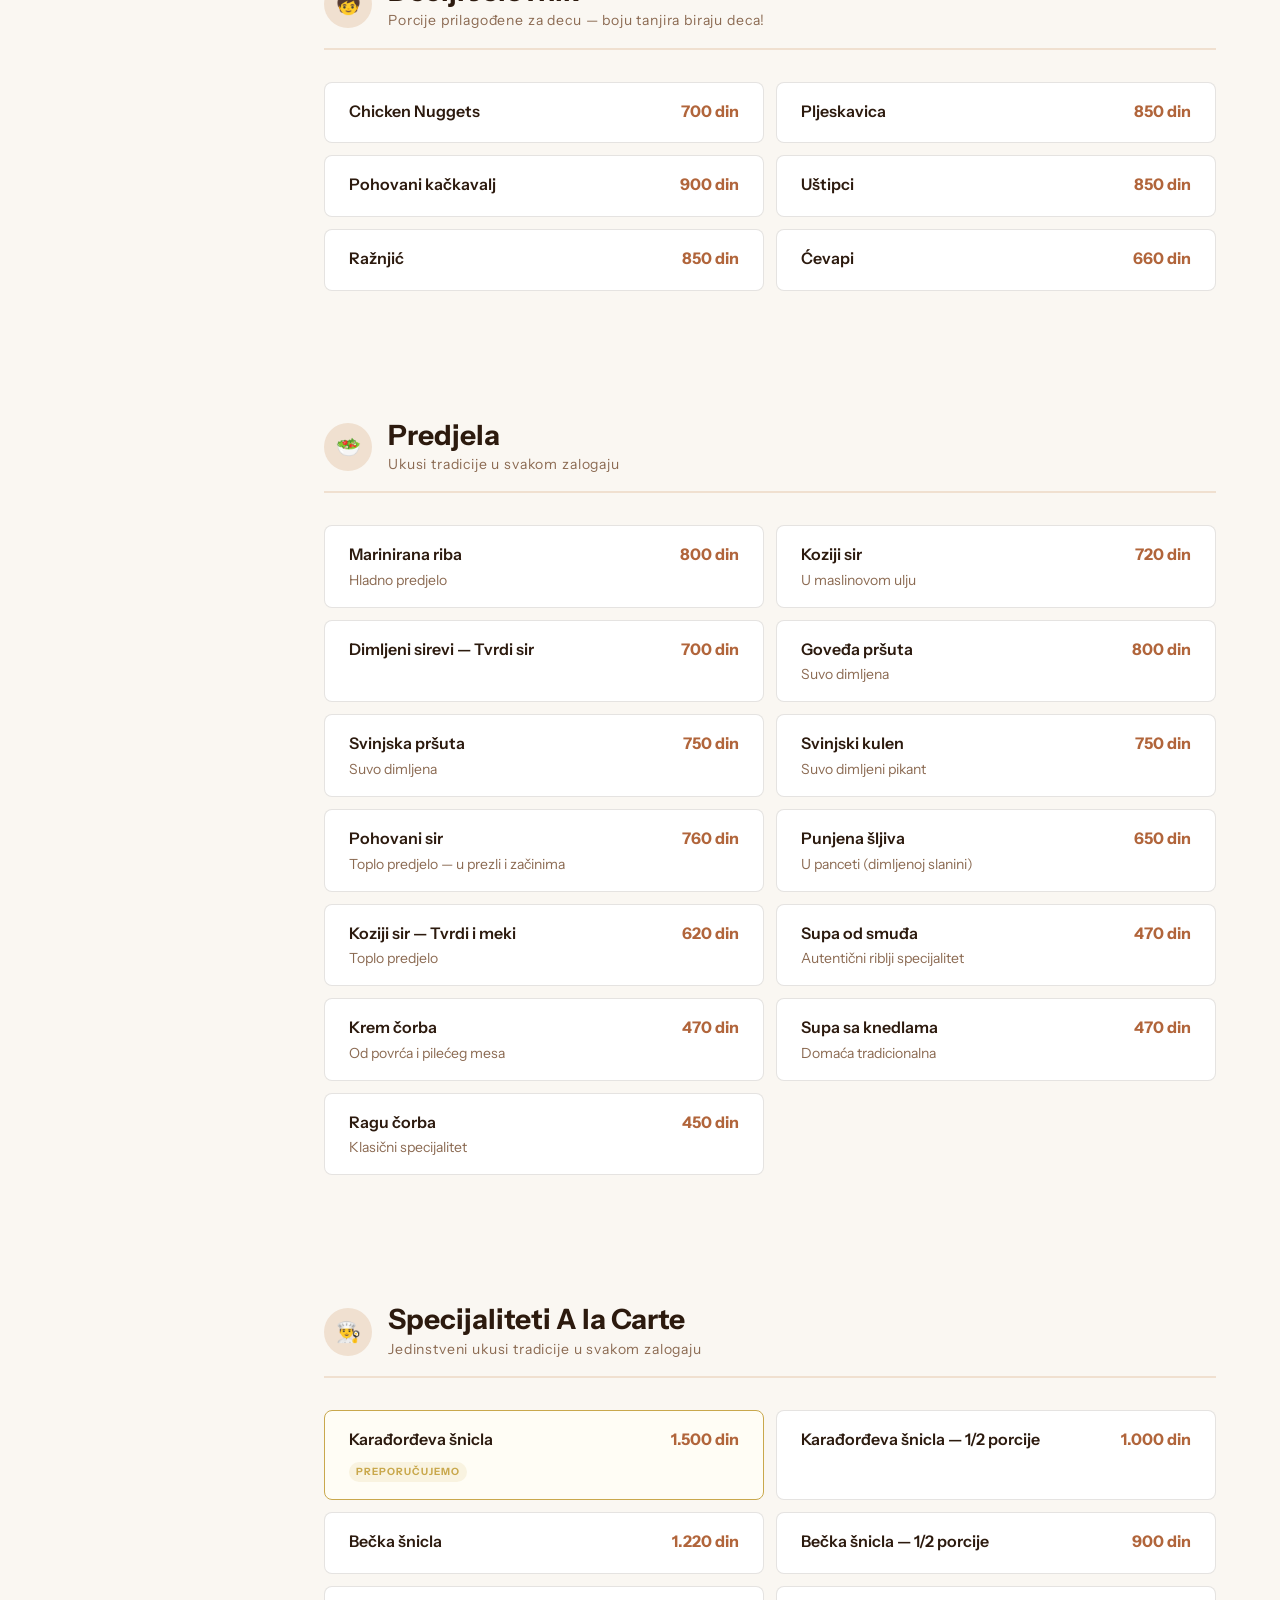
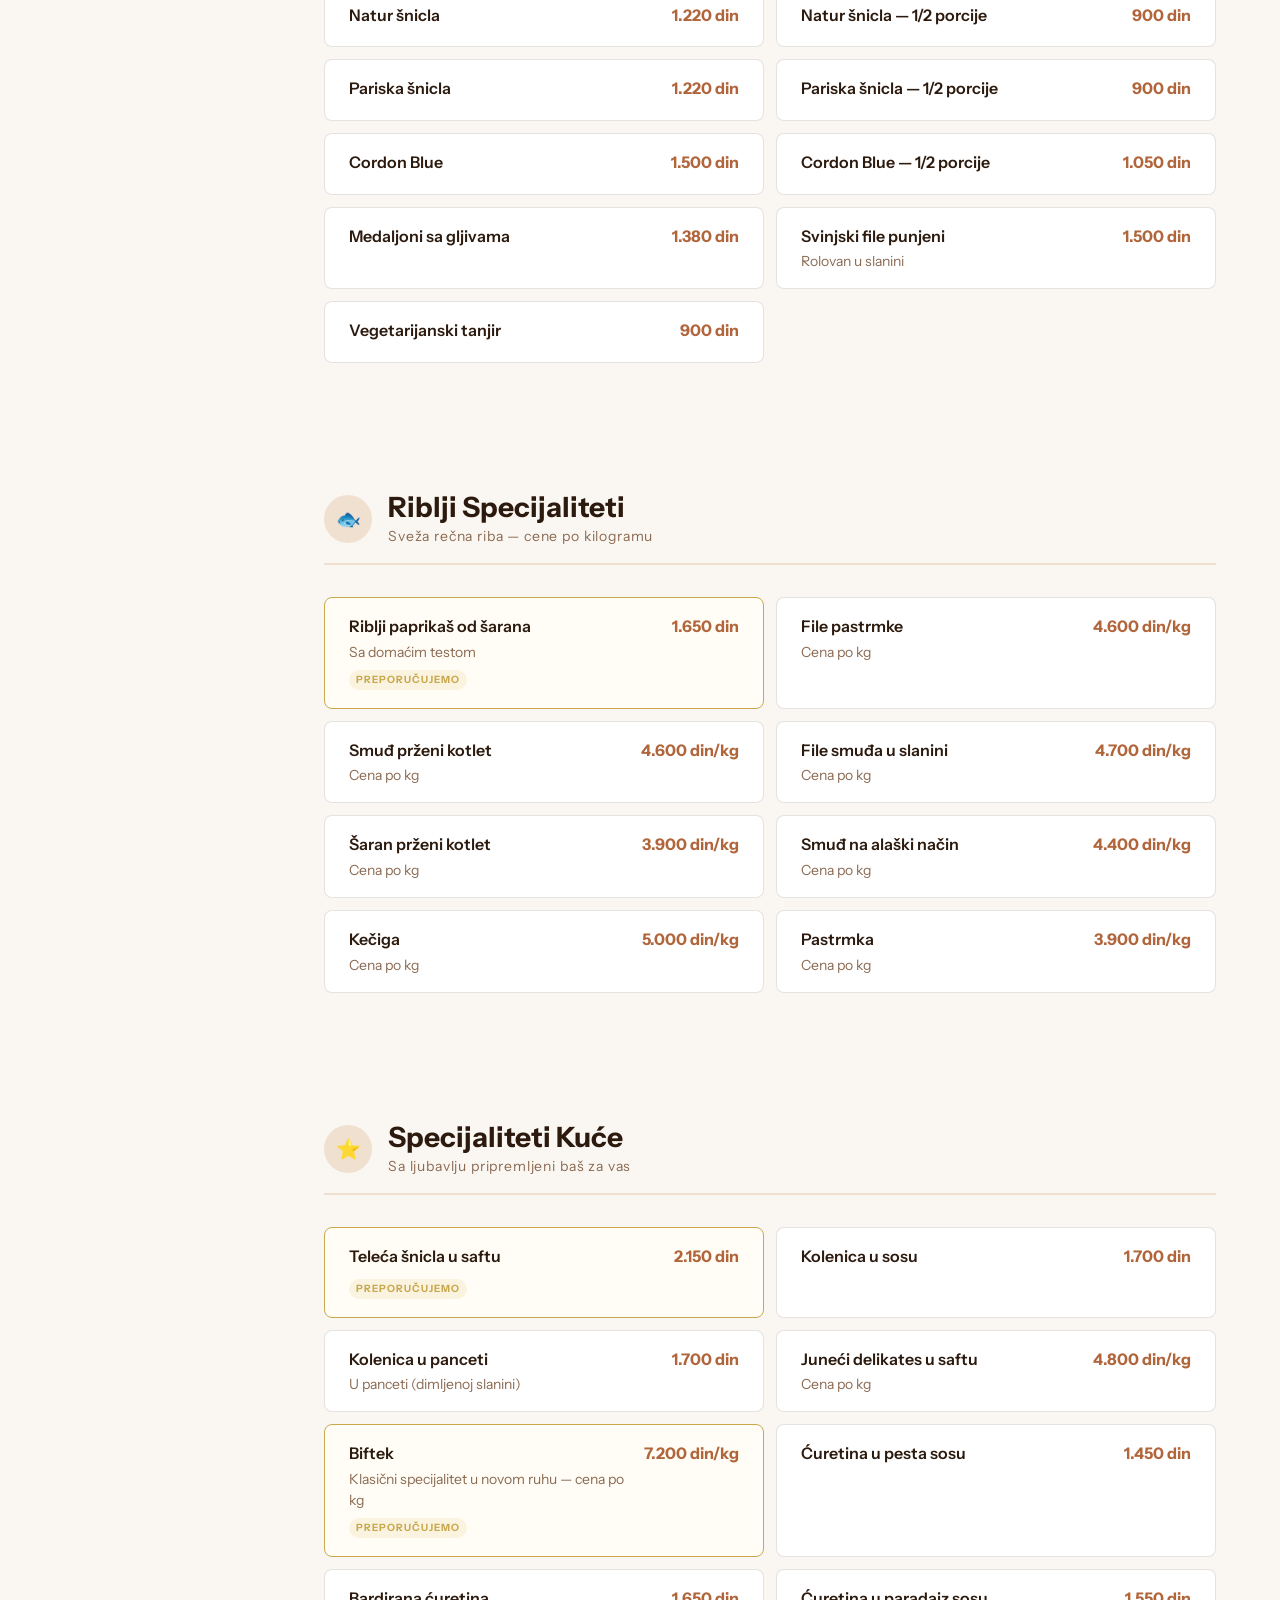
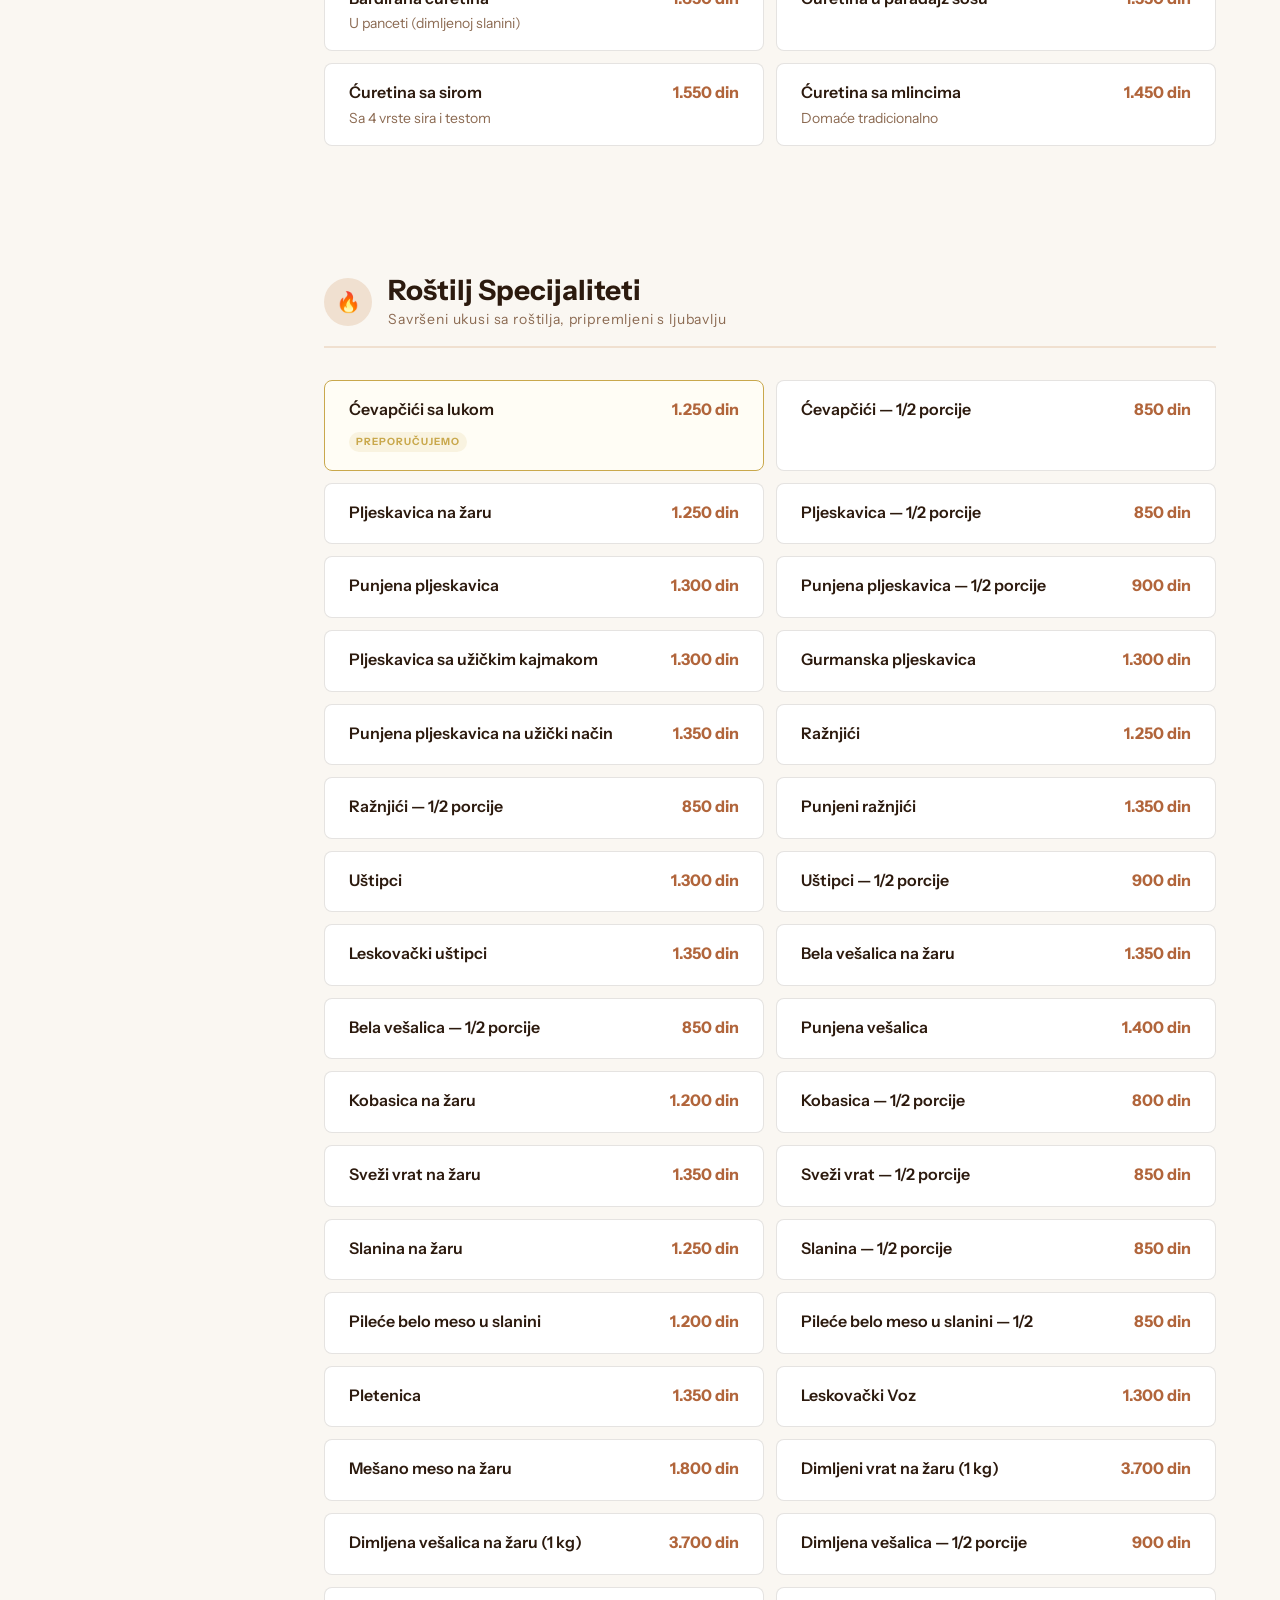
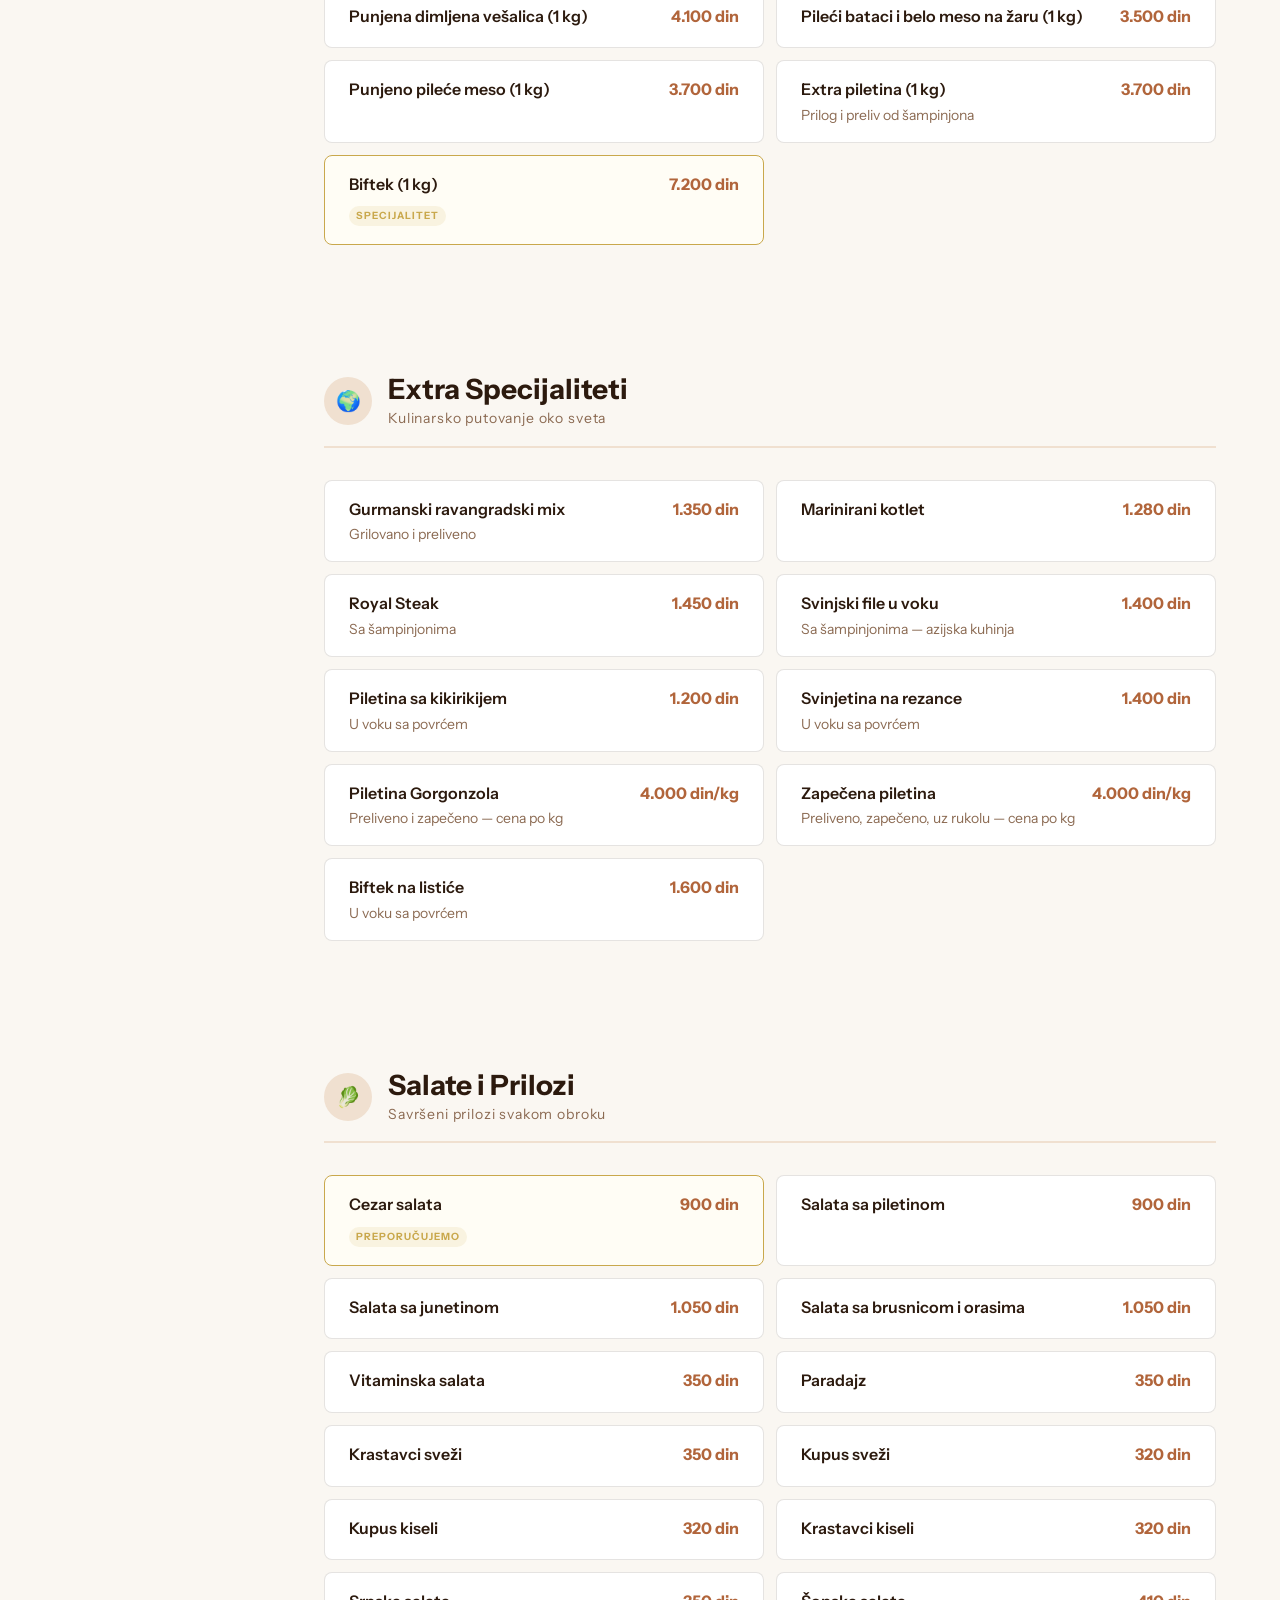
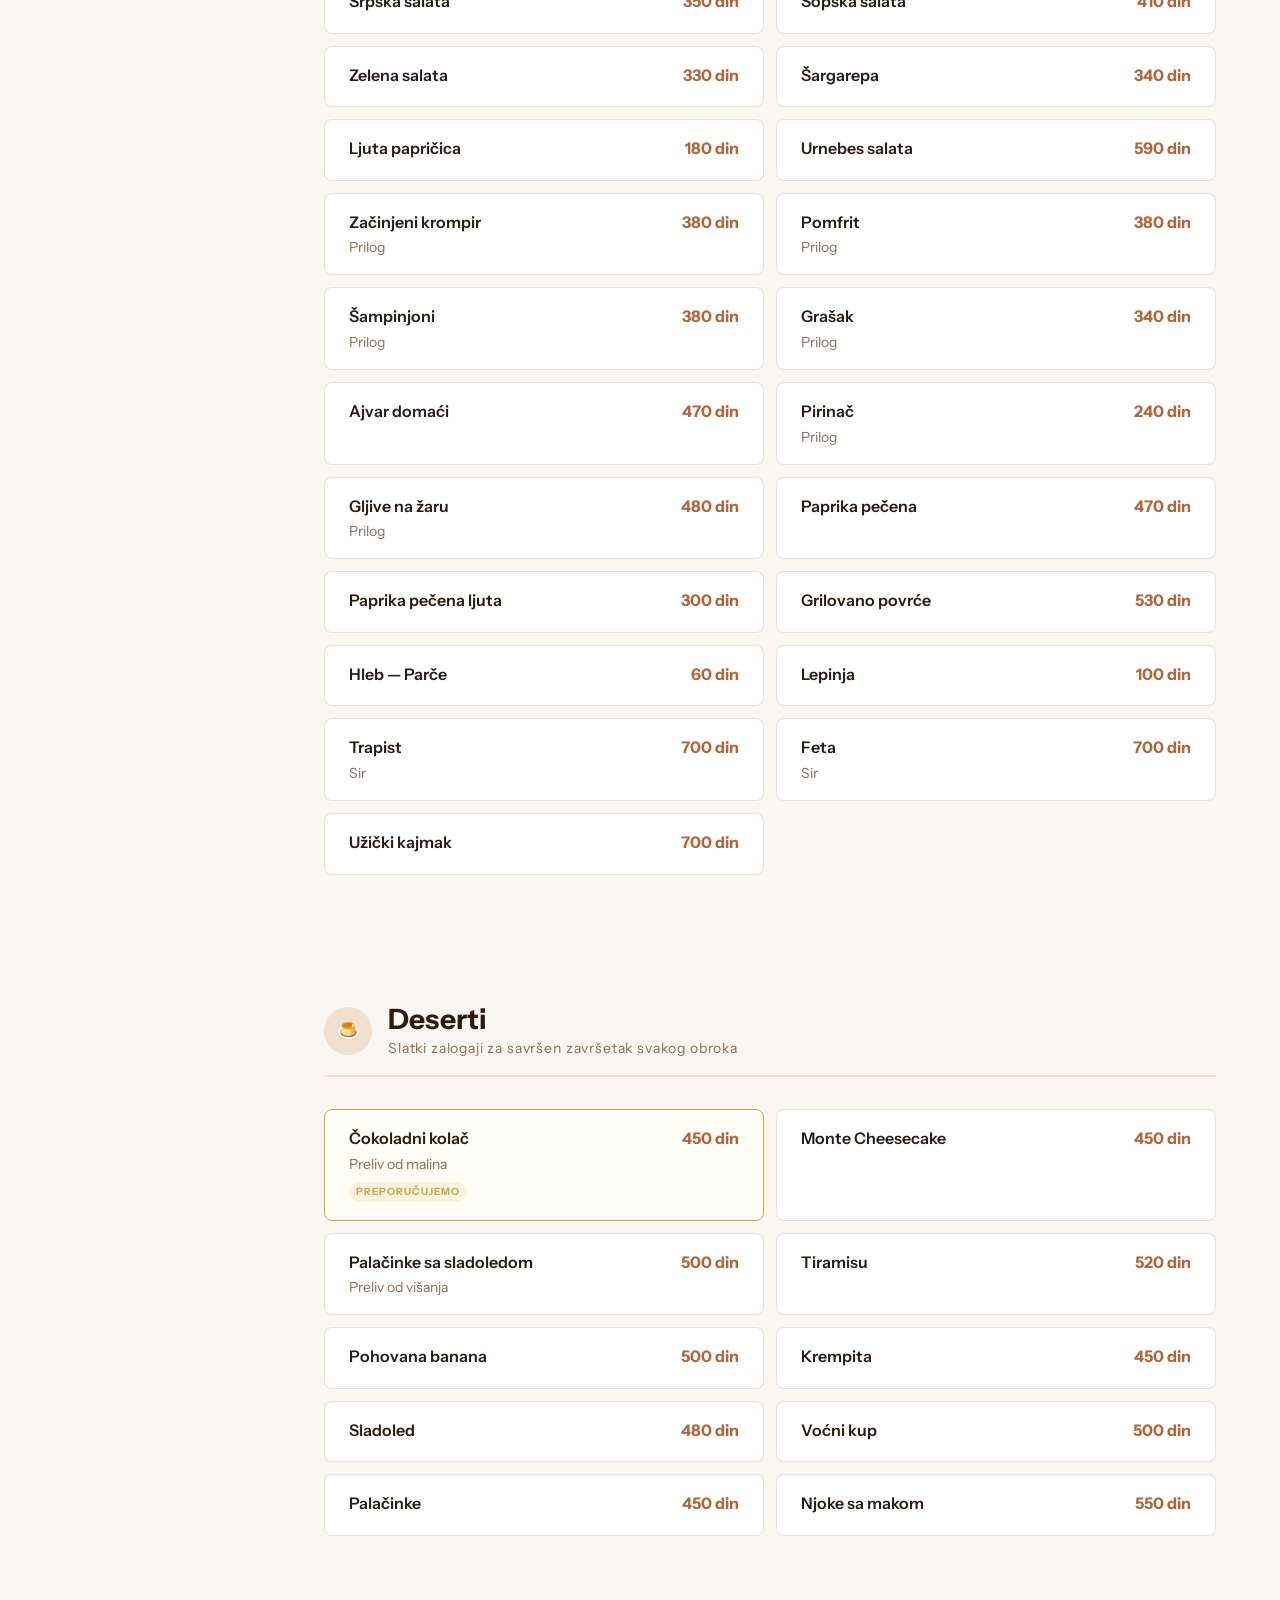
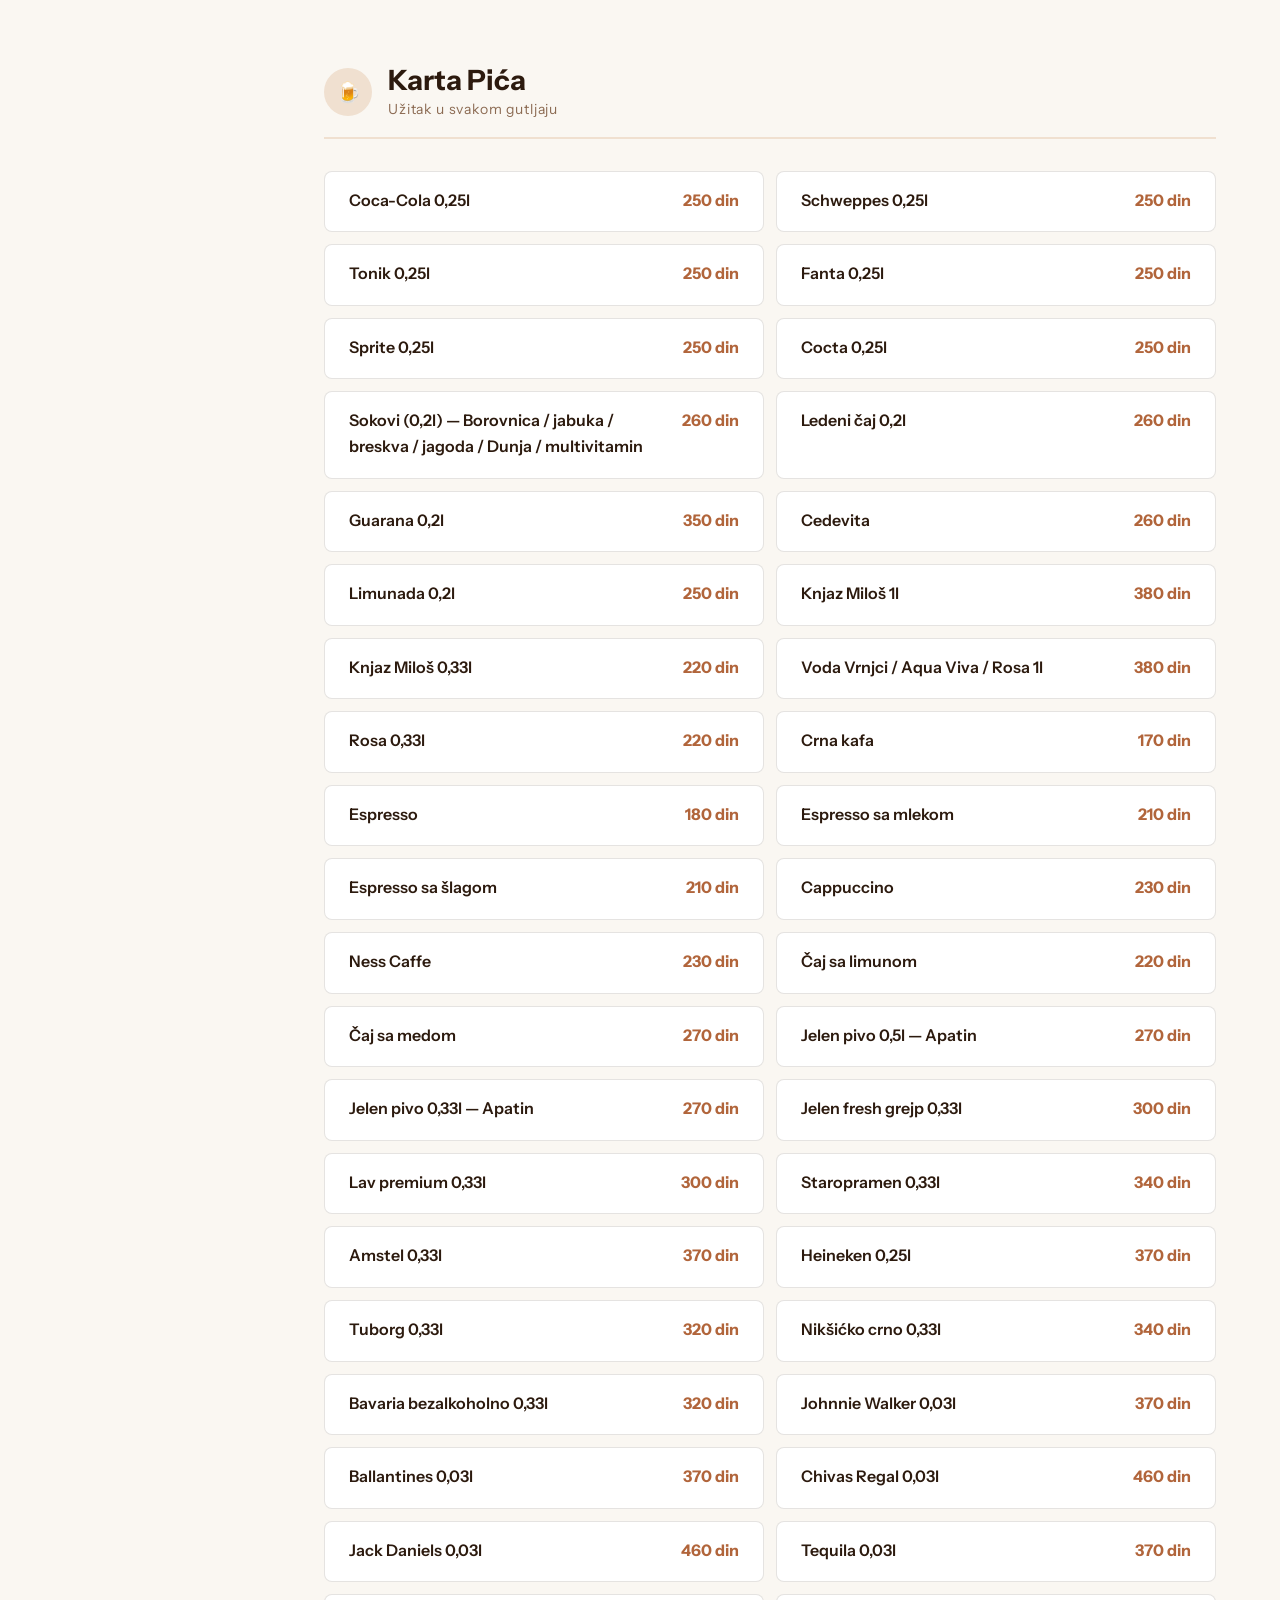
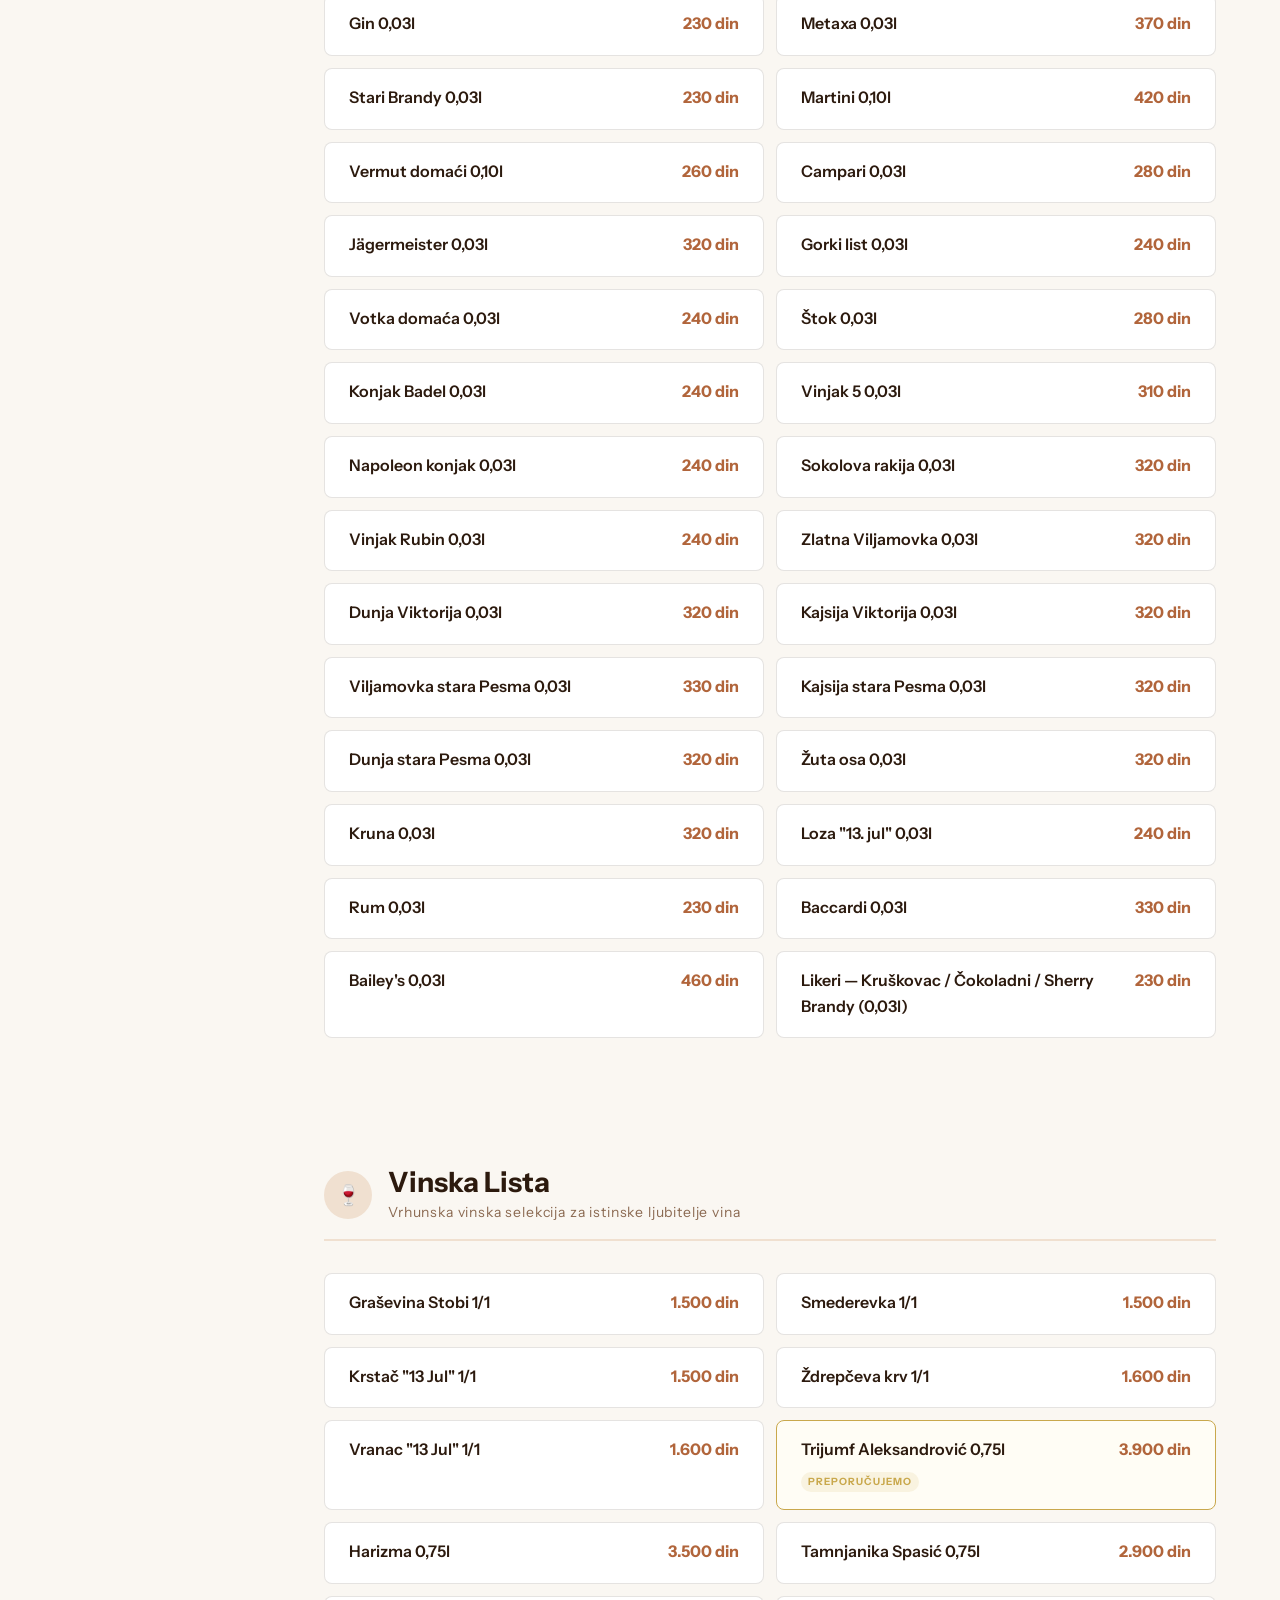
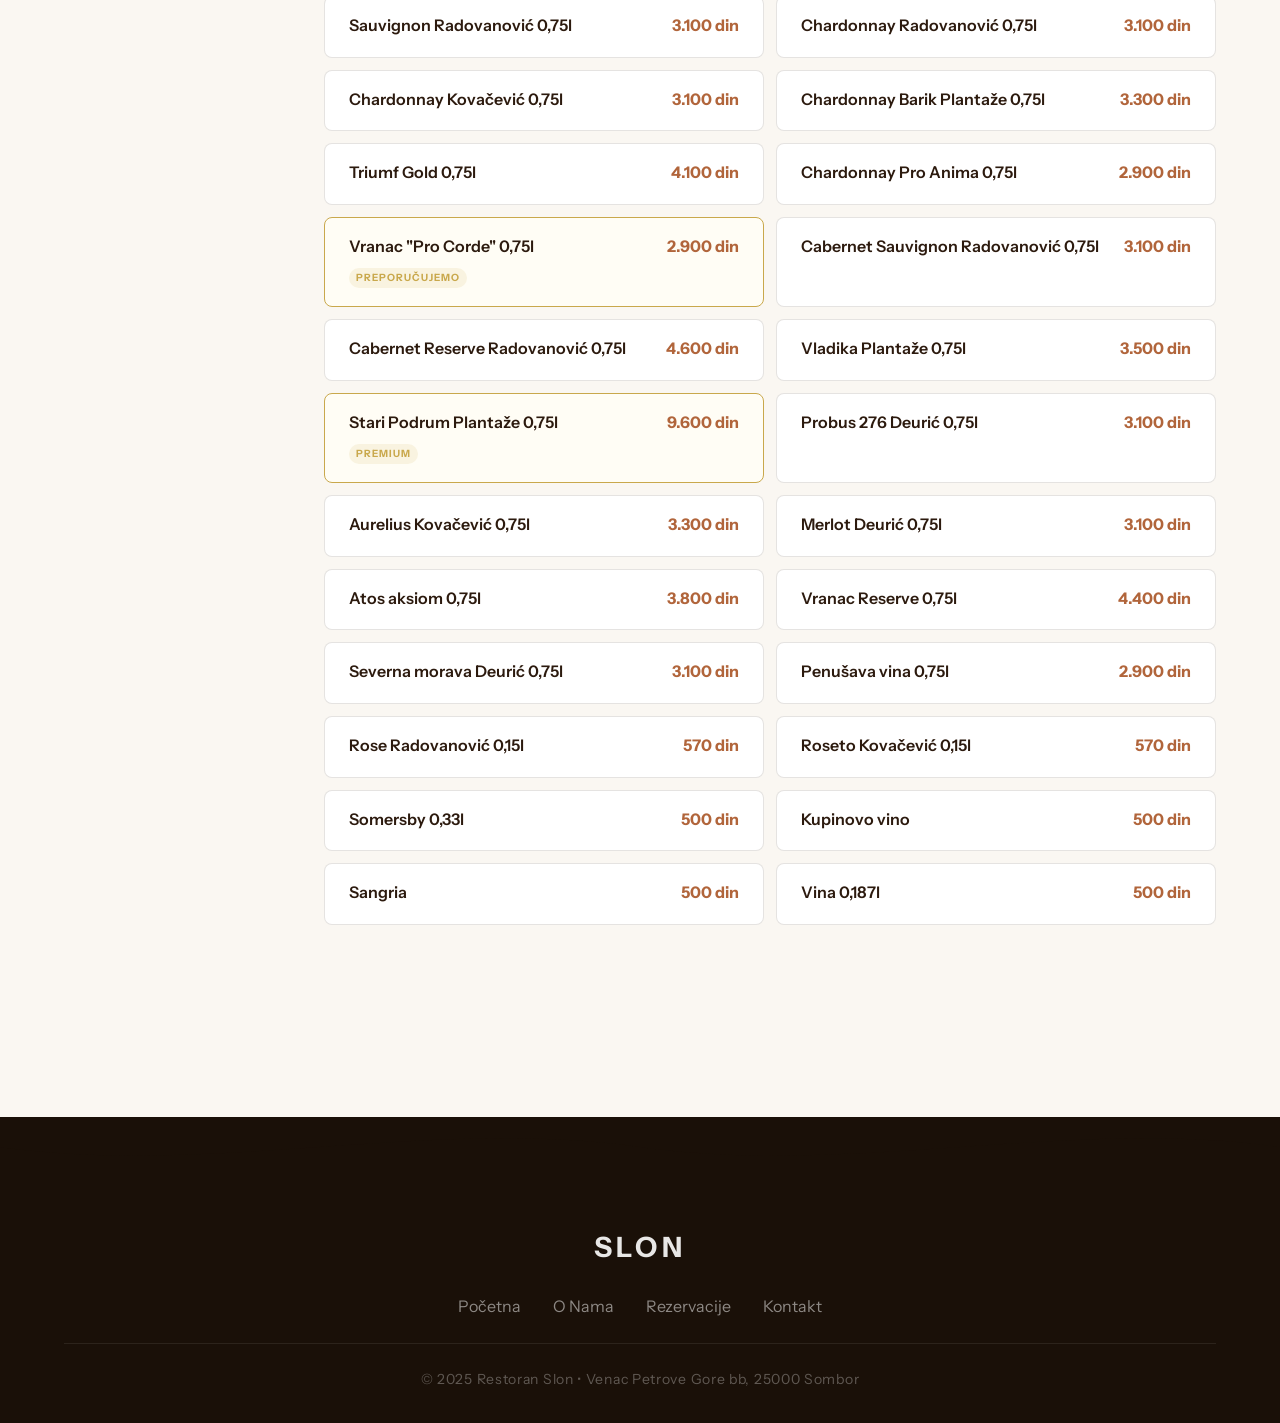
<file: menu.html>
<!DOCTYPE html>
<html lang="sr">
<head>
  <meta charset="UTF-8">
  <meta name="viewport" content="width=device-width, initial-scale=1.0">
  <title>Meni — Restoran Slon, Sombor</title>
  <meta name="description" content="Kompletan meni Restorana Slon — roštilj, riba, predjela, salate, deserti i pića. Sombor, Venac Petrove Gore bb.">

  <!-- hreflang -->
  <link rel="alternate" hreflang="sr" href="menu.html">
  <link rel="alternate" hreflang="en" href="menu-en.html">
  <link rel="alternate" hreflang="de" href="menu-de.html">
  <link rel="alternate" hreflang="hu" href="menu-hu.html">

  <!-- Fonts -->
  <link rel="preconnect" href="https://fonts.googleapis.com">
  <link rel="preconnect" href="https://fonts.gstatic.com" crossorigin>
  <link href="https://fonts.googleapis.com/css2?family=Instrument+Sans:ital,wght@0,300;0,400;0,600;0,700;0,800;1,300;1,400&display=swap" rel="stylesheet">

  <!-- CSS -->
  <link rel="stylesheet" href="css/main.css">
  <link rel="stylesheet" href="css/menu.css">
</head>
<body>

  <!-- NAV (identična kao index.html) -->
  <nav class="nav nav--scrolled" id="nav" role="navigation" aria-label="Glavna navigacija">
    <div class="nav__inner">
      <a href="index.html" class="nav__logo" aria-label="Restoran Slon — Početna">
        <img src="images/logo/slon-logo.png" alt="Slon logo" class="nav__logo-img" onerror="this.style.display='none'">
        <span class="nav__logo-text">Slon</span>
      </a>

      <ul class="nav__links" role="list">
        <li><a href="index.html#o-nama" class="nav__link">O Nama</a></li>
        <li><a href="menu.html" class="nav__link active">Meni</a></li>
        <li><a href="index.html#galerija" class="nav__link">Galerija</a></li>
        <li><a href="index.html#rezervacije" class="nav__link">Rezervacije</a></li>
        <li><a href="index.html#kontakt" class="nav__link">Kontakt</a></li>
      </ul>

      <div class="nav__right">
        <div class="nav__social">
          <a href="https://www.instagram.com/restoranslonsombor" class="nav__social-link" target="_blank" rel="noopener" aria-label="Instagram">
            <svg viewBox="0 0 24 24" aria-hidden="true"><path d="M12 2.163c3.204 0 3.584.012 4.85.07 3.252.148 4.771 1.691 4.919 4.919.058 1.265.069 1.645.069 4.849 0 3.205-.012 3.584-.069 4.849-.149 3.225-1.664 4.771-4.919 4.919-1.266.058-1.644.07-4.85.07-3.204 0-3.584-.012-4.849-.07-3.26-.149-4.771-1.699-4.919-4.92-.058-1.265-.07-1.644-.07-4.849 0-3.204.013-3.583.07-4.849.149-3.227 1.664-4.771 4.919-4.919 1.266-.057 1.645-.069 4.849-.069zm0-2.163c-3.259 0-3.667.014-4.947.072-4.358.2-6.78 2.618-6.98 6.98-.059 1.281-.073 1.689-.073 4.948 0 3.259.014 3.668.072 4.948.2 4.358 2.618 6.78 6.98 6.98 1.281.058 1.689.072 4.948.072 3.259 0 3.668-.014 4.948-.072 4.354-.2 6.782-2.618 6.979-6.98.059-1.28.073-1.689.073-4.948 0-3.259-.014-3.667-.072-4.947-.196-4.354-2.617-6.78-6.979-6.98-1.281-.059-1.69-.073-4.949-.073zm0 5.838c-3.403 0-6.162 2.759-6.162 6.162s2.759 6.163 6.162 6.163 6.162-2.759 6.162-6.163c0-3.403-2.759-6.162-6.162-6.162zm0 10.162c-2.209 0-4-1.79-4-4 0-2.209 1.791-4 4-4s4 1.791 4 4c0 2.21-1.791 4-4 4zm6.406-11.845c-.796 0-1.441.645-1.441 1.44s.645 1.44 1.441 1.44c.795 0 1.439-.645 1.439-1.44s-.644-1.44-1.439-1.44z"/></svg>
          </a>
        </div>
        <button class="nav__hamburger" id="hamburger" aria-label="Otvori meni" aria-expanded="false" aria-controls="mobile-menu">
          <span></span><span></span><span></span>
        </button>
      </div>
    </div>
  </nav>

  <!-- Mobile menu -->
  <div class="nav__mobile" id="mobile-menu" role="dialog" aria-modal="true">
    <a href="index.html#o-nama" class="nav__mobile-link">O Nama</a>
    <a href="menu.html" class="nav__mobile-link">Meni</a>
    <a href="index.html#galerija" class="nav__mobile-link">Galerija</a>
    <a href="index.html#rezervacije" class="nav__mobile-link">Rezervacije</a>
    <a href="index.html#kontakt" class="nav__mobile-link">Kontakt</a>
  </div>

  <main>

    <!-- HERO -->
    <header class="menu-hero">
      <div class="menu-hero__bg" role="img" aria-label="Restoran Slon enterijer"></div>
      <div class="menu-hero__overlay" aria-hidden="true"></div>
      <div class="menu-hero__content">
        <p class="menu-hero__breadcrumb">
          <a href="index.html">Početna</a> &rsaquo; Meni
        </p>
        <h1 class="menu-hero__title">Naš Meni</h1>
        <p class="menu-hero__sub">Roštilj &bull; Riba &bull; Internacionalna kuhinja</p>
      </div>
    </header>

    <!-- Mobile tabs -->
    <div class="menu-tabs" id="menu-tabs" role="tablist" aria-label="Kategorije menija">
      <button class="menu-tab active" data-target="dorucak" role="tab">Doručak</button>
      <button class="menu-tab" data-target="deciji" role="tab">Dečiji</button>
      <button class="menu-tab" data-target="predjela" role="tab">Predjela</button>
      <button class="menu-tab" data-target="po-narudzbini" role="tab">A la Carte</button>
      <button class="menu-tab" data-target="riba" role="tab">Riba</button>
      <button class="menu-tab" data-target="specijaliteti" role="tab">Specijaliteti</button>
      <button class="menu-tab" data-target="rostilj" role="tab">Roštilj</button>
      <button class="menu-tab" data-target="extra" role="tab">Extra</button>
      <button class="menu-tab" data-target="salate" role="tab">Salate</button>
      <button class="menu-tab" data-target="deserti" role="tab">Deserti</button>
      <button class="menu-tab" data-target="pica" role="tab">Pića</button>
      <button class="menu-tab" data-target="vina" role="tab">Vina</button>
    </div>

    <!-- Layout: sidebar + content -->
    <div class="menu-page">

      <!-- SIDEBAR -->
      <aside class="menu-sidebar" aria-label="Kategorije menija">
        <p class="menu-sidebar__title">Kategorije</p>
        <nav class="menu-sidebar__nav">
          <a class="menu-sidebar__link active" href="#dorucak" data-target="dorucak">
            <span class="menu-sidebar__link-dot" aria-hidden="true"></span>
            Doručak
          </a>
          <a class="menu-sidebar__link" href="#deciji" data-target="deciji">
            <span class="menu-sidebar__link-dot" aria-hidden="true"></span>
            Dečiji Jelovnik
          </a>
          <a class="menu-sidebar__link" href="#predjela" data-target="predjela">
            <span class="menu-sidebar__link-dot" aria-hidden="true"></span>
            Predjela
          </a>
          <a class="menu-sidebar__link" href="#po-narudzbini" data-target="po-narudzbini">
            <span class="menu-sidebar__link-dot" aria-hidden="true"></span>
            Specijaliteti A la Carte
          </a>
          <a class="menu-sidebar__link" href="#riba" data-target="riba">
            <span class="menu-sidebar__link-dot" aria-hidden="true"></span>
            Riblji Specijaliteti
          </a>
          <a class="menu-sidebar__link" href="#specijaliteti" data-target="specijaliteti">
            <span class="menu-sidebar__link-dot" aria-hidden="true"></span>
            ★ Specijaliteti Kuće
          </a>
          <a class="menu-sidebar__link" href="#rostilj" data-target="rostilj">
            <span class="menu-sidebar__link-dot" aria-hidden="true"></span>
            Roštilj
          </a>
          <a class="menu-sidebar__link" href="#extra" data-target="extra">
            <span class="menu-sidebar__link-dot" aria-hidden="true"></span>
            Extra Specijaliteti
          </a>
          <a class="menu-sidebar__link" href="#salate" data-target="salate">
            <span class="menu-sidebar__link-dot" aria-hidden="true"></span>
            Salate i Prilozi
          </a>
          <a class="menu-sidebar__link" href="#deserti" data-target="deserti">
            <span class="menu-sidebar__link-dot" aria-hidden="true"></span>
            Deserti
          </a>
          <a class="menu-sidebar__link" href="#pica" data-target="pica">
            <span class="menu-sidebar__link-dot" aria-hidden="true"></span>
            Karta Pića
          </a>
          <a class="menu-sidebar__link" href="#vina" data-target="vina">
            <span class="menu-sidebar__link-dot" aria-hidden="true"></span>
            Vinska Lista
          </a>
        </nav>

        <div class="menu-sidebar__extras">
          <button class="menu-sidebar__btn" onclick="window.print()" aria-label="Štampaj meni">
            <svg viewBox="0 0 24 24" aria-hidden="true"><path d="M19 8H5c-1.66 0-3 1.34-3 3v6h4v4h12v-4h4v-6c0-1.66-1.34-3-3-3zm-3 11H8v-5h8v5zm3-7c-.55 0-1-.45-1-1s.45-1 1-1 1 .45 1 1-.45 1-1 1zm-1-9H6v4h12V3z"/></svg>
            Štampaj Meni
          </button>
          <a href="index.html#rezervacije" class="menu-sidebar__btn" aria-label="Rezerviši sto">
            <svg viewBox="0 0 24 24" aria-hidden="true"><path d="M17 12h-5v5h5v-5zM16 1v2H8V1H6v2H5c-1.11 0-1.99.9-1.99 2L3 19c0 1.1.89 2 2 2h14c1.1 0 2-.9 2-2V5c0-1.1-.9-2-2-2h-1V1h-2zm3 18H5V8h14v11z"/></svg>
            Rezerviši Sto
          </a>
        </div>
      </aside>

      <!-- MENU CONTENT -->
      <div class="menu-content" id="menu-content">

        <!-- SLONOVAČA callout (na vrhu) -->
        <div class="menu-slonovaca" id="specijalitet-callout">
          <div class="menu-slonovaca__image">
            <img
              src="images/food/slonovaca.jpg"
              alt="Slonovača — specijalitet kuće"
              class="menu-slonovaca__img"
              loading="lazy"
              width="600"
              height="400"
            >
          </div>
          <div class="menu-slonovaca__content">
            <p class="menu-slonovaca__badge">★ Specijalitet Kuće</p>
            <h2 class="menu-slonovaca__title">Slonovača</h2>
            <p class="menu-slonovaca__desc">
              Mala pljeskavica, 5 ćevapa, sveži vrat, žica ražnjića, kobasica, 5 uštipaka, mala punjena pljeskavica i slanina + pomfrit.
            </p>
            <p class="menu-slonovaca__price">3.000 din</p>
          </div>
        </div>

        <!-- DORUČAK -->
        <section class="menu-category" id="dorucak" aria-labelledby="dorucak-title">
          <div class="menu-category__header">
            <div class="menu-category__icon" aria-hidden="true">🍳</div>
            <div>
              <h2 class="menu-category__title" id="dorucak-title">Doručak</h2>
              <p class="menu-category__subtitle">Tradicionalni doručak na obali kanala, baš kao nekada</p>
            </div>
          </div>
          <div class="menu-items">
            <div class="menu-item">
              <div class="menu-item__info">
                <p class="menu-item__name">Jaja sa slaninom</p>
              </div>
              <span class="menu-item__price">450 din</span>
            </div>
            <div class="menu-item">
              <div class="menu-item__info">
                <p class="menu-item__name">Jaja sa slaninom — Pola porcije</p>
              </div>
              <span class="menu-item__price">380 din</span>
            </div>
            <div class="menu-item">
              <div class="menu-item__info">
                <p class="menu-item__name">Jaja sa šunkom</p>
              </div>
              <span class="menu-item__price">570 din</span>
            </div>
            <div class="menu-item">
              <div class="menu-item__info">
                <p class="menu-item__name">Jaja sa šunkom — Pola porcije</p>
              </div>
              <span class="menu-item__price">490 din</span>
            </div>
            <div class="menu-item">
              <div class="menu-item__info">
                <p class="menu-item__name">Kranjska domaća</p>
              </div>
              <span class="menu-item__price">610 din</span>
            </div>
            <div class="menu-item">
              <div class="menu-item__info">
                <p class="menu-item__name">Kranjska domaća — Pola porcije</p>
              </div>
              <span class="menu-item__price">500 din</span>
            </div>
            <div class="menu-item">
              <div class="menu-item__info">
                <p class="menu-item__name">Omlet sa povrćem</p>
              </div>
              <span class="menu-item__price">450 din</span>
            </div>
            <div class="menu-item">
              <div class="menu-item__info">
                <p class="menu-item__name">Omlet sa sirom</p>
              </div>
              <span class="menu-item__price">450 din</span>
            </div>
            <div class="menu-item">
              <div class="menu-item__info">
                <p class="menu-item__name">Omlet sa šunkom</p>
              </div>
              <span class="menu-item__price">570 din</span>
            </div>
          </div>
        </section>

        <!-- DEČIJI JELOVNIK -->
        <section class="menu-category" id="deciji" aria-labelledby="deciji-title">
          <div class="menu-category__header">
            <div class="menu-category__icon" aria-hidden="true">🧒</div>
            <div>
              <h2 class="menu-category__title" id="deciji-title">Dečiji Jelovnik</h2>
              <p class="menu-category__subtitle">Porcije prilagođene za decu — boju tanjira biraju deca!</p>
            </div>
          </div>
          <div class="menu-items">
            <div class="menu-item">
              <div class="menu-item__info">
                <p class="menu-item__name">Chicken Nuggets</p>
              </div>
              <span class="menu-item__price">700 din</span>
            </div>
            <div class="menu-item">
              <div class="menu-item__info">
                <p class="menu-item__name">Pljeskavica</p>
              </div>
              <span class="menu-item__price">850 din</span>
            </div>
            <div class="menu-item">
              <div class="menu-item__info">
                <p class="menu-item__name">Pohovani kačkavalj</p>
              </div>
              <span class="menu-item__price">900 din</span>
            </div>
            <div class="menu-item">
              <div class="menu-item__info">
                <p class="menu-item__name">Uštipci</p>
              </div>
              <span class="menu-item__price">850 din</span>
            </div>
            <div class="menu-item">
              <div class="menu-item__info">
                <p class="menu-item__name">Ražnjić</p>
              </div>
              <span class="menu-item__price">850 din</span>
            </div>
            <div class="menu-item">
              <div class="menu-item__info">
                <p class="menu-item__name">Ćevapi</p>
              </div>
              <span class="menu-item__price">660 din</span>
            </div>
          </div>
        </section>

        <!-- PREDJELA -->
        <section class="menu-category" id="predjela" aria-labelledby="predjela-title">
          <div class="menu-category__header">
            <div class="menu-category__icon" aria-hidden="true">🥗</div>
            <div>
              <h2 class="menu-category__title" id="predjela-title">Predjela</h2>
              <p class="menu-category__subtitle">Ukusi tradicije u svakom zalogaju</p>
            </div>
          </div>
          <div class="menu-items">
            <div class="menu-item">
              <div class="menu-item__info">
                <p class="menu-item__name">Marinirana riba</p>
                <p class="menu-item__desc">Hladno predjelo</p>
              </div>
              <span class="menu-item__price">800 din</span>
            </div>
            <div class="menu-item">
              <div class="menu-item__info">
                <p class="menu-item__name">Koziji sir</p>
                <p class="menu-item__desc">U maslinovom ulju</p>
              </div>
              <span class="menu-item__price">720 din</span>
            </div>
            <div class="menu-item">
              <div class="menu-item__info">
                <p class="menu-item__name">Dimljeni sirevi — Tvrdi sir</p>
              </div>
              <span class="menu-item__price">700 din</span>
            </div>
            <div class="menu-item">
              <div class="menu-item__info">
                <p class="menu-item__name">Goveđa pršuta</p>
                <p class="menu-item__desc">Suvo dimljena</p>
              </div>
              <span class="menu-item__price">800 din</span>
            </div>
            <div class="menu-item">
              <div class="menu-item__info">
                <p class="menu-item__name">Svinjska pršuta</p>
                <p class="menu-item__desc">Suvo dimljena</p>
              </div>
              <span class="menu-item__price">750 din</span>
            </div>
            <div class="menu-item">
              <div class="menu-item__info">
                <p class="menu-item__name">Svinjski kulen</p>
                <p class="menu-item__desc">Suvo dimljeni pikant</p>
              </div>
              <span class="menu-item__price">750 din</span>
            </div>
            <div class="menu-item">
              <div class="menu-item__info">
                <p class="menu-item__name">Pohovani sir</p>
                <p class="menu-item__desc">Toplo predjelo — u prezli i začinima</p>
              </div>
              <span class="menu-item__price">760 din</span>
            </div>
            <div class="menu-item">
              <div class="menu-item__info">
                <p class="menu-item__name">Punjena šljiva</p>
                <p class="menu-item__desc">U panceti (dimljenoj slanini)</p>
              </div>
              <span class="menu-item__price">650 din</span>
            </div>
            <div class="menu-item">
              <div class="menu-item__info">
                <p class="menu-item__name">Koziji sir — Tvrdi i meki</p>
                <p class="menu-item__desc">Toplo predjelo</p>
              </div>
              <span class="menu-item__price">620 din</span>
            </div>
            <div class="menu-item">
              <div class="menu-item__info">
                <p class="menu-item__name">Supa od smuđa</p>
                <p class="menu-item__desc">Autentični riblji specijalitet</p>
              </div>
              <span class="menu-item__price">470 din</span>
            </div>
            <div class="menu-item">
              <div class="menu-item__info">
                <p class="menu-item__name">Krem čorba</p>
                <p class="menu-item__desc">Od povrća i pilećeg mesa</p>
              </div>
              <span class="menu-item__price">470 din</span>
            </div>
            <div class="menu-item">
              <div class="menu-item__info">
                <p class="menu-item__name">Supa sa knedlama</p>
                <p class="menu-item__desc">Domaća tradicionalna</p>
              </div>
              <span class="menu-item__price">470 din</span>
            </div>
            <div class="menu-item">
              <div class="menu-item__info">
                <p class="menu-item__name">Ragu čorba</p>
                <p class="menu-item__desc">Klasični specijalitet</p>
              </div>
              <span class="menu-item__price">450 din</span>
            </div>
          </div>
        </section>

        <!-- A LA CARTE / PO NARUDŽBINI -->
        <section class="menu-category" id="po-narudzbini" aria-labelledby="narudzbina-title">
          <div class="menu-category__header">
            <div class="menu-category__icon" aria-hidden="true">👨‍🍳</div>
            <div>
              <h2 class="menu-category__title" id="narudzbina-title">Specijaliteti A la Carte</h2>
              <p class="menu-category__subtitle">Jedinstveni ukusi tradicije u svakom zalogaju</p>
            </div>
          </div>
          <div class="menu-items">
            <div class="menu-item menu-item--featured">
              <div class="menu-item__info">
                <p class="menu-item__name">Karađorđeva šnicla</p>
                <span class="menu-item__badge">Preporučujemo</span>
              </div>
              <span class="menu-item__price">1.500 din</span>
            </div>
            <div class="menu-item">
              <div class="menu-item__info">
                <p class="menu-item__name">Karađorđeva šnicla — 1/2 porcije</p>
              </div>
              <span class="menu-item__price">1.000 din</span>
            </div>
            <div class="menu-item">
              <div class="menu-item__info">
                <p class="menu-item__name">Bečka šnicla</p>
              </div>
              <span class="menu-item__price">1.220 din</span>
            </div>
            <div class="menu-item">
              <div class="menu-item__info">
                <p class="menu-item__name">Bečka šnicla — 1/2 porcije</p>
              </div>
              <span class="menu-item__price">900 din</span>
            </div>
            <div class="menu-item">
              <div class="menu-item__info">
                <p class="menu-item__name">Natur šnicla</p>
              </div>
              <span class="menu-item__price">1.220 din</span>
            </div>
            <div class="menu-item">
              <div class="menu-item__info">
                <p class="menu-item__name">Natur šnicla — 1/2 porcije</p>
              </div>
              <span class="menu-item__price">900 din</span>
            </div>
            <div class="menu-item">
              <div class="menu-item__info">
                <p class="menu-item__name">Pariska šnicla</p>
              </div>
              <span class="menu-item__price">1.220 din</span>
            </div>
            <div class="menu-item">
              <div class="menu-item__info">
                <p class="menu-item__name">Pariska šnicla — 1/2 porcije</p>
              </div>
              <span class="menu-item__price">900 din</span>
            </div>
            <div class="menu-item">
              <div class="menu-item__info">
                <p class="menu-item__name">Cordon Blue</p>
              </div>
              <span class="menu-item__price">1.500 din</span>
            </div>
            <div class="menu-item">
              <div class="menu-item__info">
                <p class="menu-item__name">Cordon Blue — 1/2 porcije</p>
              </div>
              <span class="menu-item__price">1.050 din</span>
            </div>
            <div class="menu-item">
              <div class="menu-item__info">
                <p class="menu-item__name">Medaljoni sa gljivama</p>
              </div>
              <span class="menu-item__price">1.380 din</span>
            </div>
            <div class="menu-item">
              <div class="menu-item__info">
                <p class="menu-item__name">Svinjski file punjeni</p>
                <p class="menu-item__desc">Rolovan u slanini</p>
              </div>
              <span class="menu-item__price">1.500 din</span>
            </div>
            <div class="menu-item">
              <div class="menu-item__info">
                <p class="menu-item__name">Vegetarijanski tanjir</p>
              </div>
              <span class="menu-item__price">900 din</span>
            </div>
          </div>
        </section>

        <!-- RIBLJI SPECIJALITETI -->
        <section class="menu-category" id="riba" aria-labelledby="riba-title">
          <div class="menu-category__header">
            <div class="menu-category__icon" aria-hidden="true">🐟</div>
            <div>
              <h2 class="menu-category__title" id="riba-title">Riblji Specijaliteti</h2>
              <p class="menu-category__subtitle">Sveža rečna riba — cene po kilogramu</p>
            </div>
          </div>
          <div class="menu-items">
            <div class="menu-item menu-item--featured">
              <div class="menu-item__info">
                <p class="menu-item__name">Riblji paprikaš od šarana</p>
                <p class="menu-item__desc">Sa domaćim testom</p>
                <span class="menu-item__badge">Preporučujemo</span>
              </div>
              <span class="menu-item__price">1.650 din</span>
            </div>
            <div class="menu-item">
              <div class="menu-item__info">
                <p class="menu-item__name">File pastrmke</p>
                <p class="menu-item__desc">Cena po kg</p>
              </div>
              <span class="menu-item__price">4.600 din/kg</span>
            </div>
            <div class="menu-item">
              <div class="menu-item__info">
                <p class="menu-item__name">Smuđ prženi kotlet</p>
                <p class="menu-item__desc">Cena po kg</p>
              </div>
              <span class="menu-item__price">4.600 din/kg</span>
            </div>
            <div class="menu-item">
              <div class="menu-item__info">
                <p class="menu-item__name">File smuđa u slanini</p>
                <p class="menu-item__desc">Cena po kg</p>
              </div>
              <span class="menu-item__price">4.700 din/kg</span>
            </div>
            <div class="menu-item">
              <div class="menu-item__info">
                <p class="menu-item__name">Šaran prženi kotlet</p>
                <p class="menu-item__desc">Cena po kg</p>
              </div>
              <span class="menu-item__price">3.900 din/kg</span>
            </div>
            <div class="menu-item">
              <div class="menu-item__info">
                <p class="menu-item__name">Smuđ na alaški način</p>
                <p class="menu-item__desc">Cena po kg</p>
              </div>
              <span class="menu-item__price">4.400 din/kg</span>
            </div>
            <div class="menu-item">
              <div class="menu-item__info">
                <p class="menu-item__name">Kečiga</p>
                <p class="menu-item__desc">Cena po kg</p>
              </div>
              <span class="menu-item__price">5.000 din/kg</span>
            </div>
            <div class="menu-item">
              <div class="menu-item__info">
                <p class="menu-item__name">Pastrmka</p>
                <p class="menu-item__desc">Cena po kg</p>
              </div>
              <span class="menu-item__price">3.900 din/kg</span>
            </div>
          </div>
        </section>

        <!-- SPECIJALITETI KUĆE -->
        <section class="menu-category" id="specijaliteti" aria-labelledby="specijaliteti-title">
          <div class="menu-category__header">
            <div class="menu-category__icon" aria-hidden="true">⭐</div>
            <div>
              <h2 class="menu-category__title" id="specijaliteti-title">Specijaliteti Kuće</h2>
              <p class="menu-category__subtitle">Sa ljubavlju pripremljeni baš za vas</p>
            </div>
          </div>
          <div class="menu-items">
            <div class="menu-item menu-item--featured">
              <div class="menu-item__info">
                <p class="menu-item__name">Teleća šnicla u saftu</p>
                <span class="menu-item__badge">Preporučujemo</span>
              </div>
              <span class="menu-item__price">2.150 din</span>
            </div>
            <div class="menu-item">
              <div class="menu-item__info">
                <p class="menu-item__name">Kolenica u sosu</p>
              </div>
              <span class="menu-item__price">1.700 din</span>
            </div>
            <div class="menu-item">
              <div class="menu-item__info">
                <p class="menu-item__name">Kolenica u panceti</p>
                <p class="menu-item__desc">U panceti (dimljenoj slanini)</p>
              </div>
              <span class="menu-item__price">1.700 din</span>
            </div>
            <div class="menu-item">
              <div class="menu-item__info">
                <p class="menu-item__name">Juneći delikates u saftu</p>
                <p class="menu-item__desc">Cena po kg</p>
              </div>
              <span class="menu-item__price">4.800 din/kg</span>
            </div>
            <div class="menu-item menu-item--featured">
              <div class="menu-item__info">
                <p class="menu-item__name">Biftek</p>
                <p class="menu-item__desc">Klasični specijalitet u novom ruhu — cena po kg</p>
                <span class="menu-item__badge">Preporučujemo</span>
              </div>
              <span class="menu-item__price">7.200 din/kg</span>
            </div>
            <div class="menu-item">
              <div class="menu-item__info">
                <p class="menu-item__name">Ćuretina u pesta sosu</p>
              </div>
              <span class="menu-item__price">1.450 din</span>
            </div>
            <div class="menu-item">
              <div class="menu-item__info">
                <p class="menu-item__name">Bardirana ćuretina</p>
                <p class="menu-item__desc">U panceti (dimljenoj slanini)</p>
              </div>
              <span class="menu-item__price">1.650 din</span>
            </div>
            <div class="menu-item">
              <div class="menu-item__info">
                <p class="menu-item__name">Ćuretina u paradajz sosu</p>
              </div>
              <span class="menu-item__price">1.550 din</span>
            </div>
            <div class="menu-item">
              <div class="menu-item__info">
                <p class="menu-item__name">Ćuretina sa sirom</p>
                <p class="menu-item__desc">Sa 4 vrste sira i testom</p>
              </div>
              <span class="menu-item__price">1.550 din</span>
            </div>
            <div class="menu-item">
              <div class="menu-item__info">
                <p class="menu-item__name">Ćuretina sa mlincima</p>
                <p class="menu-item__desc">Domaće tradicionalno</p>
              </div>
              <span class="menu-item__price">1.450 din</span>
            </div>
          </div>
        </section>

        <!-- ROŠTILJ -->
        <section class="menu-category" id="rostilj" aria-labelledby="rostilj-title">
          <div class="menu-category__header">
            <div class="menu-category__icon" aria-hidden="true">🔥</div>
            <div>
              <h2 class="menu-category__title" id="rostilj-title">Roštilj Specijaliteti</h2>
              <p class="menu-category__subtitle">Savršeni ukusi sa roštilja, pripremljeni s ljubavlju</p>
            </div>
          </div>
          <div class="menu-items">
            <div class="menu-item menu-item--featured">
              <div class="menu-item__info">
                <p class="menu-item__name">Ćevapčići sa lukom</p>
                <span class="menu-item__badge">Preporučujemo</span>
              </div>
              <span class="menu-item__price">1.250 din</span>
            </div>
            <div class="menu-item">
              <div class="menu-item__info">
                <p class="menu-item__name">Ćevapčići — 1/2 porcije</p>
              </div>
              <span class="menu-item__price">850 din</span>
            </div>
            <div class="menu-item">
              <div class="menu-item__info">
                <p class="menu-item__name">Pljeskavica na žaru</p>
              </div>
              <span class="menu-item__price">1.250 din</span>
            </div>
            <div class="menu-item">
              <div class="menu-item__info">
                <p class="menu-item__name">Pljeskavica — 1/2 porcije</p>
              </div>
              <span class="menu-item__price">850 din</span>
            </div>
            <div class="menu-item">
              <div class="menu-item__info">
                <p class="menu-item__name">Punjena pljeskavica</p>
              </div>
              <span class="menu-item__price">1.300 din</span>
            </div>
            <div class="menu-item">
              <div class="menu-item__info">
                <p class="menu-item__name">Punjena pljeskavica — 1/2 porcije</p>
              </div>
              <span class="menu-item__price">900 din</span>
            </div>
            <div class="menu-item">
              <div class="menu-item__info">
                <p class="menu-item__name">Pljeskavica sa užičkim kajmakom</p>
              </div>
              <span class="menu-item__price">1.300 din</span>
            </div>
            <div class="menu-item">
              <div class="menu-item__info">
                <p class="menu-item__name">Gurmanska pljeskavica</p>
              </div>
              <span class="menu-item__price">1.300 din</span>
            </div>
            <div class="menu-item">
              <div class="menu-item__info">
                <p class="menu-item__name">Punjena pljeskavica na užički način</p>
              </div>
              <span class="menu-item__price">1.350 din</span>
            </div>
            <div class="menu-item">
              <div class="menu-item__info">
                <p class="menu-item__name">Ražnjići</p>
              </div>
              <span class="menu-item__price">1.250 din</span>
            </div>
            <div class="menu-item">
              <div class="menu-item__info">
                <p class="menu-item__name">Ražnjići — 1/2 porcije</p>
              </div>
              <span class="menu-item__price">850 din</span>
            </div>
            <div class="menu-item">
              <div class="menu-item__info">
                <p class="menu-item__name">Punjeni ražnjići</p>
              </div>
              <span class="menu-item__price">1.350 din</span>
            </div>
            <div class="menu-item">
              <div class="menu-item__info">
                <p class="menu-item__name">Uštipci</p>
              </div>
              <span class="menu-item__price">1.300 din</span>
            </div>
            <div class="menu-item">
              <div class="menu-item__info">
                <p class="menu-item__name">Uštipci — 1/2 porcije</p>
              </div>
              <span class="menu-item__price">900 din</span>
            </div>
            <div class="menu-item">
              <div class="menu-item__info">
                <p class="menu-item__name">Leskovački uštipci</p>
              </div>
              <span class="menu-item__price">1.350 din</span>
            </div>
            <div class="menu-item">
              <div class="menu-item__info">
                <p class="menu-item__name">Bela vešalica na žaru</p>
              </div>
              <span class="menu-item__price">1.350 din</span>
            </div>
            <div class="menu-item">
              <div class="menu-item__info">
                <p class="menu-item__name">Bela vešalica — 1/2 porcije</p>
              </div>
              <span class="menu-item__price">850 din</span>
            </div>
            <div class="menu-item">
              <div class="menu-item__info">
                <p class="menu-item__name">Punjena vešalica</p>
              </div>
              <span class="menu-item__price">1.400 din</span>
            </div>
            <div class="menu-item">
              <div class="menu-item__info">
                <p class="menu-item__name">Kobasica na žaru</p>
              </div>
              <span class="menu-item__price">1.200 din</span>
            </div>
            <div class="menu-item">
              <div class="menu-item__info">
                <p class="menu-item__name">Kobasica — 1/2 porcije</p>
              </div>
              <span class="menu-item__price">800 din</span>
            </div>
            <div class="menu-item">
              <div class="menu-item__info">
                <p class="menu-item__name">Sveži vrat na žaru</p>
              </div>
              <span class="menu-item__price">1.350 din</span>
            </div>
            <div class="menu-item">
              <div class="menu-item__info">
                <p class="menu-item__name">Sveži vrat — 1/2 porcije</p>
              </div>
              <span class="menu-item__price">850 din</span>
            </div>
            <div class="menu-item">
              <div class="menu-item__info">
                <p class="menu-item__name">Slanina na žaru</p>
              </div>
              <span class="menu-item__price">1.250 din</span>
            </div>
            <div class="menu-item">
              <div class="menu-item__info">
                <p class="menu-item__name">Slanina — 1/2 porcije</p>
              </div>
              <span class="menu-item__price">850 din</span>
            </div>
            <div class="menu-item">
              <div class="menu-item__info">
                <p class="menu-item__name">Pileće belo meso u slanini</p>
              </div>
              <span class="menu-item__price">1.200 din</span>
            </div>
            <div class="menu-item">
              <div class="menu-item__info">
                <p class="menu-item__name">Pileće belo meso u slanini — 1/2</p>
              </div>
              <span class="menu-item__price">850 din</span>
            </div>
            <div class="menu-item">
              <div class="menu-item__info">
                <p class="menu-item__name">Pletenica</p>
              </div>
              <span class="menu-item__price">1.350 din</span>
            </div>
            <div class="menu-item">
              <div class="menu-item__info">
                <p class="menu-item__name">Leskovački Voz</p>
              </div>
              <span class="menu-item__price">1.300 din</span>
            </div>
            <div class="menu-item">
              <div class="menu-item__info">
                <p class="menu-item__name">Mešano meso na žaru</p>
              </div>
              <span class="menu-item__price">1.800 din</span>
            </div>
            <div class="menu-item">
              <div class="menu-item__info">
                <p class="menu-item__name">Dimljeni vrat na žaru (1 kg)</p>
              </div>
              <span class="menu-item__price">3.700 din</span>
            </div>
            <div class="menu-item">
              <div class="menu-item__info">
                <p class="menu-item__name">Dimljena vešalica na žaru (1 kg)</p>
              </div>
              <span class="menu-item__price">3.700 din</span>
            </div>
            <div class="menu-item">
              <div class="menu-item__info">
                <p class="menu-item__name">Dimljena vešalica — 1/2 porcije</p>
              </div>
              <span class="menu-item__price">900 din</span>
            </div>
            <div class="menu-item">
              <div class="menu-item__info">
                <p class="menu-item__name">Punjena dimljena vešalica (1 kg)</p>
              </div>
              <span class="menu-item__price">4.100 din</span>
            </div>
            <div class="menu-item">
              <div class="menu-item__info">
                <p class="menu-item__name">Pileći bataci i belo meso na žaru (1 kg)</p>
              </div>
              <span class="menu-item__price">3.500 din</span>
            </div>
            <div class="menu-item">
              <div class="menu-item__info">
                <p class="menu-item__name">Punjeno pileće meso (1 kg)</p>
              </div>
              <span class="menu-item__price">3.700 din</span>
            </div>
            <div class="menu-item">
              <div class="menu-item__info">
                <p class="menu-item__name">Extra piletina (1 kg)</p>
                <p class="menu-item__desc">Prilog i preliv od šampinjona</p>
              </div>
              <span class="menu-item__price">3.700 din</span>
            </div>
            <div class="menu-item menu-item--featured">
              <div class="menu-item__info">
                <p class="menu-item__name">Biftek (1 kg)</p>
                <span class="menu-item__badge">Specijalitet</span>
              </div>
              <span class="menu-item__price">7.200 din</span>
            </div>
          </div>
        </section>

        <!-- EXTRA SPECIJALITETI -->
        <section class="menu-category" id="extra" aria-labelledby="extra-title">
          <div class="menu-category__header">
            <div class="menu-category__icon" aria-hidden="true">🌍</div>
            <div>
              <h2 class="menu-category__title" id="extra-title">Extra Specijaliteti</h2>
              <p class="menu-category__subtitle">Kulinarsko putovanje oko sveta</p>
            </div>
          </div>
          <div class="menu-items">
            <div class="menu-item">
              <div class="menu-item__info">
                <p class="menu-item__name">Gurmanski ravangradski mix</p>
                <p class="menu-item__desc">Grilovano i preliveno</p>
              </div>
              <span class="menu-item__price">1.350 din</span>
            </div>
            <div class="menu-item">
              <div class="menu-item__info">
                <p class="menu-item__name">Marinirani kotlet</p>
              </div>
              <span class="menu-item__price">1.280 din</span>
            </div>
            <div class="menu-item">
              <div class="menu-item__info">
                <p class="menu-item__name">Royal Steak</p>
                <p class="menu-item__desc">Sa šampinjonima</p>
              </div>
              <span class="menu-item__price">1.450 din</span>
            </div>
            <div class="menu-item">
              <div class="menu-item__info">
                <p class="menu-item__name">Svinjski file u voku</p>
                <p class="menu-item__desc">Sa šampinjonima — azijska kuhinja</p>
              </div>
              <span class="menu-item__price">1.400 din</span>
            </div>
            <div class="menu-item">
              <div class="menu-item__info">
                <p class="menu-item__name">Piletina sa kikirikijem</p>
                <p class="menu-item__desc">U voku sa povrćem</p>
              </div>
              <span class="menu-item__price">1.200 din</span>
            </div>
            <div class="menu-item">
              <div class="menu-item__info">
                <p class="menu-item__name">Svinjetina na rezance</p>
                <p class="menu-item__desc">U voku sa povrćem</p>
              </div>
              <span class="menu-item__price">1.400 din</span>
            </div>
            <div class="menu-item">
              <div class="menu-item__info">
                <p class="menu-item__name">Piletina Gorgonzola</p>
                <p class="menu-item__desc">Preliveno i zapečeno — cena po kg</p>
              </div>
              <span class="menu-item__price">4.000 din/kg</span>
            </div>
            <div class="menu-item">
              <div class="menu-item__info">
                <p class="menu-item__name">Zapečena piletina</p>
                <p class="menu-item__desc">Preliveno, zapečeno, uz rukolu — cena po kg</p>
              </div>
              <span class="menu-item__price">4.000 din/kg</span>
            </div>
            <div class="menu-item">
              <div class="menu-item__info">
                <p class="menu-item__name">Biftek na listiće</p>
                <p class="menu-item__desc">U voku sa povrćem</p>
              </div>
              <span class="menu-item__price">1.600 din</span>
            </div>
          </div>
        </section>

        <!-- SALATE I PRILOZI -->
        <section class="menu-category" id="salate" aria-labelledby="salate-title">
          <div class="menu-category__header">
            <div class="menu-category__icon" aria-hidden="true">🥬</div>
            <div>
              <h2 class="menu-category__title" id="salate-title">Salate i Prilozi</h2>
              <p class="menu-category__subtitle">Savršeni prilozi svakom obroku</p>
            </div>
          </div>
          <div class="menu-items">
            <div class="menu-item menu-item--featured">
              <div class="menu-item__info">
                <p class="menu-item__name">Cezar salata</p>
                <span class="menu-item__badge">Preporučujemo</span>
              </div>
              <span class="menu-item__price">900 din</span>
            </div>
            <div class="menu-item">
              <div class="menu-item__info">
                <p class="menu-item__name">Salata sa piletinom</p>
              </div>
              <span class="menu-item__price">900 din</span>
            </div>
            <div class="menu-item">
              <div class="menu-item__info">
                <p class="menu-item__name">Salata sa junetinom</p>
              </div>
              <span class="menu-item__price">1.050 din</span>
            </div>
            <div class="menu-item">
              <div class="menu-item__info">
                <p class="menu-item__name">Salata sa brusnicom i orasima</p>
              </div>
              <span class="menu-item__price">1.050 din</span>
            </div>
            <div class="menu-item">
              <div class="menu-item__info">
                <p class="menu-item__name">Vitaminska salata</p>
              </div>
              <span class="menu-item__price">350 din</span>
            </div>
            <div class="menu-item">
              <div class="menu-item__info">
                <p class="menu-item__name">Paradajz</p>
              </div>
              <span class="menu-item__price">350 din</span>
            </div>
            <div class="menu-item">
              <div class="menu-item__info">
                <p class="menu-item__name">Krastavci sveži</p>
              </div>
              <span class="menu-item__price">350 din</span>
            </div>
            <div class="menu-item">
              <div class="menu-item__info">
                <p class="menu-item__name">Kupus sveži</p>
              </div>
              <span class="menu-item__price">320 din</span>
            </div>
            <div class="menu-item">
              <div class="menu-item__info">
                <p class="menu-item__name">Kupus kiseli</p>
              </div>
              <span class="menu-item__price">320 din</span>
            </div>
            <div class="menu-item">
              <div class="menu-item__info">
                <p class="menu-item__name">Krastavci kiseli</p>
              </div>
              <span class="menu-item__price">320 din</span>
            </div>
            <div class="menu-item">
              <div class="menu-item__info">
                <p class="menu-item__name">Srpska salata</p>
              </div>
              <span class="menu-item__price">350 din</span>
            </div>
            <div class="menu-item">
              <div class="menu-item__info">
                <p class="menu-item__name">Šopska salata</p>
              </div>
              <span class="menu-item__price">410 din</span>
            </div>
            <div class="menu-item">
              <div class="menu-item__info">
                <p class="menu-item__name">Zelena salata</p>
              </div>
              <span class="menu-item__price">330 din</span>
            </div>
            <div class="menu-item">
              <div class="menu-item__info">
                <p class="menu-item__name">Šargarepa</p>
              </div>
              <span class="menu-item__price">340 din</span>
            </div>
            <div class="menu-item">
              <div class="menu-item__info">
                <p class="menu-item__name">Ljuta papričica</p>
              </div>
              <span class="menu-item__price">180 din</span>
            </div>
            <div class="menu-item">
              <div class="menu-item__info">
                <p class="menu-item__name">Urnebes salata</p>
              </div>
              <span class="menu-item__price">590 din</span>
            </div>
            <div class="menu-item">
              <div class="menu-item__info">
                <p class="menu-item__name">Začinjeni krompir</p>
                <p class="menu-item__desc">Prilog</p>
              </div>
              <span class="menu-item__price">380 din</span>
            </div>
            <div class="menu-item">
              <div class="menu-item__info">
                <p class="menu-item__name">Pomfrit</p>
                <p class="menu-item__desc">Prilog</p>
              </div>
              <span class="menu-item__price">380 din</span>
            </div>
            <div class="menu-item">
              <div class="menu-item__info">
                <p class="menu-item__name">Šampinjoni</p>
                <p class="menu-item__desc">Prilog</p>
              </div>
              <span class="menu-item__price">380 din</span>
            </div>
            <div class="menu-item">
              <div class="menu-item__info">
                <p class="menu-item__name">Grašak</p>
                <p class="menu-item__desc">Prilog</p>
              </div>
              <span class="menu-item__price">340 din</span>
            </div>
            <div class="menu-item">
              <div class="menu-item__info">
                <p class="menu-item__name">Ajvar domaći</p>
              </div>
              <span class="menu-item__price">470 din</span>
            </div>
            <div class="menu-item">
              <div class="menu-item__info">
                <p class="menu-item__name">Pirinač</p>
                <p class="menu-item__desc">Prilog</p>
              </div>
              <span class="menu-item__price">240 din</span>
            </div>
            <div class="menu-item">
              <div class="menu-item__info">
                <p class="menu-item__name">Gljive na žaru</p>
                <p class="menu-item__desc">Prilog</p>
              </div>
              <span class="menu-item__price">480 din</span>
            </div>
            <div class="menu-item">
              <div class="menu-item__info">
                <p class="menu-item__name">Paprika pečena</p>
              </div>
              <span class="menu-item__price">470 din</span>
            </div>
            <div class="menu-item">
              <div class="menu-item__info">
                <p class="menu-item__name">Paprika pečena ljuta</p>
              </div>
              <span class="menu-item__price">300 din</span>
            </div>
            <div class="menu-item">
              <div class="menu-item__info">
                <p class="menu-item__name">Grilovano povrće</p>
              </div>
              <span class="menu-item__price">530 din</span>
            </div>
            <div class="menu-item">
              <div class="menu-item__info">
                <p class="menu-item__name">Hleb — Parče</p>
              </div>
              <span class="menu-item__price">60 din</span>
            </div>
            <div class="menu-item">
              <div class="menu-item__info">
                <p class="menu-item__name">Lepinja</p>
              </div>
              <span class="menu-item__price">100 din</span>
            </div>
            <div class="menu-item">
              <div class="menu-item__info">
                <p class="menu-item__name">Trapist</p>
                <p class="menu-item__desc">Sir</p>
              </div>
              <span class="menu-item__price">700 din</span>
            </div>
            <div class="menu-item">
              <div class="menu-item__info">
                <p class="menu-item__name">Feta</p>
                <p class="menu-item__desc">Sir</p>
              </div>
              <span class="menu-item__price">700 din</span>
            </div>
            <div class="menu-item">
              <div class="menu-item__info">
                <p class="menu-item__name">Užički kajmak</p>
              </div>
              <span class="menu-item__price">700 din</span>
            </div>
          </div>
        </section>

        <!-- DESERTI -->
        <section class="menu-category" id="deserti" aria-labelledby="deserti-title">
          <div class="menu-category__header">
            <div class="menu-category__icon" aria-hidden="true">🍮</div>
            <div>
              <h2 class="menu-category__title" id="deserti-title">Deserti</h2>
              <p class="menu-category__subtitle">Slatki zalogaji za savršen završetak svakog obroka</p>
            </div>
          </div>
          <div class="menu-items">
            <div class="menu-item menu-item--featured">
              <div class="menu-item__info">
                <p class="menu-item__name">Čokoladni kolač</p>
                <p class="menu-item__desc">Preliv od malina</p>
                <span class="menu-item__badge">Preporučujemo</span>
              </div>
              <span class="menu-item__price">450 din</span>
            </div>
            <div class="menu-item">
              <div class="menu-item__info">
                <p class="menu-item__name">Monte Cheesecake</p>
              </div>
              <span class="menu-item__price">450 din</span>
            </div>
            <div class="menu-item">
              <div class="menu-item__info">
                <p class="menu-item__name">Palačinke sa sladoledom</p>
                <p class="menu-item__desc">Preliv od višanja</p>
              </div>
              <span class="menu-item__price">500 din</span>
            </div>
            <div class="menu-item">
              <div class="menu-item__info">
                <p class="menu-item__name">Tiramisu</p>
              </div>
              <span class="menu-item__price">520 din</span>
            </div>
            <div class="menu-item">
              <div class="menu-item__info">
                <p class="menu-item__name">Pohovana banana</p>
              </div>
              <span class="menu-item__price">500 din</span>
            </div>
            <div class="menu-item">
              <div class="menu-item__info">
                <p class="menu-item__name">Krempita</p>
              </div>
              <span class="menu-item__price">450 din</span>
            </div>
            <div class="menu-item">
              <div class="menu-item__info">
                <p class="menu-item__name">Sladoled</p>
              </div>
              <span class="menu-item__price">480 din</span>
            </div>
            <div class="menu-item">
              <div class="menu-item__info">
                <p class="menu-item__name">Voćni kup</p>
              </div>
              <span class="menu-item__price">500 din</span>
            </div>
            <div class="menu-item">
              <div class="menu-item__info">
                <p class="menu-item__name">Palačinke</p>
              </div>
              <span class="menu-item__price">450 din</span>
            </div>
            <div class="menu-item">
              <div class="menu-item__info">
                <p class="menu-item__name">Njoke sa makom</p>
              </div>
              <span class="menu-item__price">550 din</span>
            </div>
          </div>
        </section>

        <!-- KARTA PIĆA -->
        <section class="menu-category" id="pica" aria-labelledby="pica-title">
          <div class="menu-category__header">
            <div class="menu-category__icon" aria-hidden="true">🍺</div>
            <div>
              <h2 class="menu-category__title" id="pica-title">Karta Pića</h2>
              <p class="menu-category__subtitle">Užitak u svakom gutljaju</p>
            </div>
          </div>
          <div class="menu-items">
            <div class="menu-item">
              <div class="menu-item__info">
                <p class="menu-item__name">Coca-Cola 0,25l</p>
              </div>
              <span class="menu-item__price">250 din</span>
            </div>
            <div class="menu-item">
              <div class="menu-item__info">
                <p class="menu-item__name">Schweppes 0,25l</p>
              </div>
              <span class="menu-item__price">250 din</span>
            </div>
            <div class="menu-item">
              <div class="menu-item__info">
                <p class="menu-item__name">Tonik 0,25l</p>
              </div>
              <span class="menu-item__price">250 din</span>
            </div>
            <div class="menu-item">
              <div class="menu-item__info">
                <p class="menu-item__name">Fanta 0,25l</p>
              </div>
              <span class="menu-item__price">250 din</span>
            </div>
            <div class="menu-item">
              <div class="menu-item__info">
                <p class="menu-item__name">Sprite 0,25l</p>
              </div>
              <span class="menu-item__price">250 din</span>
            </div>
            <div class="menu-item">
              <div class="menu-item__info">
                <p class="menu-item__name">Cocta 0,25l</p>
              </div>
              <span class="menu-item__price">250 din</span>
            </div>
            <div class="menu-item">
              <div class="menu-item__info">
                <p class="menu-item__name">Sokovi (0,2l) — Borovnica / jabuka / breskva / jagoda / Dunja / multivitamin</p>
              </div>
              <span class="menu-item__price">260 din</span>
            </div>
            <div class="menu-item">
              <div class="menu-item__info">
                <p class="menu-item__name">Ledeni čaj 0,2l</p>
              </div>
              <span class="menu-item__price">260 din</span>
            </div>
            <div class="menu-item">
              <div class="menu-item__info">
                <p class="menu-item__name">Guarana 0,2l</p>
              </div>
              <span class="menu-item__price">350 din</span>
            </div>
            <div class="menu-item">
              <div class="menu-item__info">
                <p class="menu-item__name">Cedevita</p>
              </div>
              <span class="menu-item__price">260 din</span>
            </div>
            <div class="menu-item">
              <div class="menu-item__info">
                <p class="menu-item__name">Limunada 0,2l</p>
              </div>
              <span class="menu-item__price">250 din</span>
            </div>
            <div class="menu-item">
              <div class="menu-item__info">
                <p class="menu-item__name">Knjaz Miloš 1l</p>
              </div>
              <span class="menu-item__price">380 din</span>
            </div>
            <div class="menu-item">
              <div class="menu-item__info">
                <p class="menu-item__name">Knjaz Miloš 0,33l</p>
              </div>
              <span class="menu-item__price">220 din</span>
            </div>
            <div class="menu-item">
              <div class="menu-item__info">
                <p class="menu-item__name">Voda Vrnjci / Aqua Viva / Rosa 1l</p>
              </div>
              <span class="menu-item__price">380 din</span>
            </div>
            <div class="menu-item">
              <div class="menu-item__info">
                <p class="menu-item__name">Rosa 0,33l</p>
              </div>
              <span class="menu-item__price">220 din</span>
            </div>
            <div class="menu-item">
              <div class="menu-item__info">
                <p class="menu-item__name">Crna kafa</p>
              </div>
              <span class="menu-item__price">170 din</span>
            </div>
            <div class="menu-item">
              <div class="menu-item__info">
                <p class="menu-item__name">Espresso</p>
              </div>
              <span class="menu-item__price">180 din</span>
            </div>
            <div class="menu-item">
              <div class="menu-item__info">
                <p class="menu-item__name">Espresso sa mlekom</p>
              </div>
              <span class="menu-item__price">210 din</span>
            </div>
            <div class="menu-item">
              <div class="menu-item__info">
                <p class="menu-item__name">Espresso sa šlagom</p>
              </div>
              <span class="menu-item__price">210 din</span>
            </div>
            <div class="menu-item">
              <div class="menu-item__info">
                <p class="menu-item__name">Cappuccino</p>
              </div>
              <span class="menu-item__price">230 din</span>
            </div>
            <div class="menu-item">
              <div class="menu-item__info">
                <p class="menu-item__name">Ness Caffe</p>
              </div>
              <span class="menu-item__price">230 din</span>
            </div>
            <div class="menu-item">
              <div class="menu-item__info">
                <p class="menu-item__name">Čaj sa limunom</p>
              </div>
              <span class="menu-item__price">220 din</span>
            </div>
            <div class="menu-item">
              <div class="menu-item__info">
                <p class="menu-item__name">Čaj sa medom</p>
              </div>
              <span class="menu-item__price">270 din</span>
            </div>
            <div class="menu-item">
              <div class="menu-item__info">
                <p class="menu-item__name">Jelen pivo 0,5l — Apatin</p>
              </div>
              <span class="menu-item__price">270 din</span>
            </div>
            <div class="menu-item">
              <div class="menu-item__info">
                <p class="menu-item__name">Jelen pivo 0,33l — Apatin</p>
              </div>
              <span class="menu-item__price">270 din</span>
            </div>
            <div class="menu-item">
              <div class="menu-item__info">
                <p class="menu-item__name">Jelen fresh grejp 0,33l</p>
              </div>
              <span class="menu-item__price">300 din</span>
            </div>
            <div class="menu-item">
              <div class="menu-item__info">
                <p class="menu-item__name">Lav premium 0,33l</p>
              </div>
              <span class="menu-item__price">300 din</span>
            </div>
            <div class="menu-item">
              <div class="menu-item__info">
                <p class="menu-item__name">Staropramen 0,33l</p>
              </div>
              <span class="menu-item__price">340 din</span>
            </div>
            <div class="menu-item">
              <div class="menu-item__info">
                <p class="menu-item__name">Amstel 0,33l</p>
              </div>
              <span class="menu-item__price">370 din</span>
            </div>
            <div class="menu-item">
              <div class="menu-item__info">
                <p class="menu-item__name">Heineken 0,25l</p>
              </div>
              <span class="menu-item__price">370 din</span>
            </div>
            <div class="menu-item">
              <div class="menu-item__info">
                <p class="menu-item__name">Tuborg 0,33l</p>
              </div>
              <span class="menu-item__price">320 din</span>
            </div>
            <div class="menu-item">
              <div class="menu-item__info">
                <p class="menu-item__name">Nikšićko crno 0,33l</p>
              </div>
              <span class="menu-item__price">340 din</span>
            </div>
            <div class="menu-item">
              <div class="menu-item__info">
                <p class="menu-item__name">Bavaria bezalkoholno 0,33l</p>
              </div>
              <span class="menu-item__price">320 din</span>
            </div>
            <div class="menu-item">
              <div class="menu-item__info">
                <p class="menu-item__name">Johnnie Walker 0,03l</p>
              </div>
              <span class="menu-item__price">370 din</span>
            </div>
            <div class="menu-item">
              <div class="menu-item__info">
                <p class="menu-item__name">Ballantines 0,03l</p>
              </div>
              <span class="menu-item__price">370 din</span>
            </div>
            <div class="menu-item">
              <div class="menu-item__info">
                <p class="menu-item__name">Chivas Regal 0,03l</p>
              </div>
              <span class="menu-item__price">460 din</span>
            </div>
            <div class="menu-item">
              <div class="menu-item__info">
                <p class="menu-item__name">Jack Daniels 0,03l</p>
              </div>
              <span class="menu-item__price">460 din</span>
            </div>
            <div class="menu-item">
              <div class="menu-item__info">
                <p class="menu-item__name">Tequila 0,03l</p>
              </div>
              <span class="menu-item__price">370 din</span>
            </div>
            <div class="menu-item">
              <div class="menu-item__info">
                <p class="menu-item__name">Gin 0,03l</p>
              </div>
              <span class="menu-item__price">230 din</span>
            </div>
            <div class="menu-item">
              <div class="menu-item__info">
                <p class="menu-item__name">Metaxa 0,03l</p>
              </div>
              <span class="menu-item__price">370 din</span>
            </div>
            <div class="menu-item">
              <div class="menu-item__info">
                <p class="menu-item__name">Stari Brandy 0,03l</p>
              </div>
              <span class="menu-item__price">230 din</span>
            </div>
            <div class="menu-item">
              <div class="menu-item__info">
                <p class="menu-item__name">Martini 0,10l</p>
              </div>
              <span class="menu-item__price">420 din</span>
            </div>
            <div class="menu-item">
              <div class="menu-item__info">
                <p class="menu-item__name">Vermut domaći 0,10l</p>
              </div>
              <span class="menu-item__price">260 din</span>
            </div>
            <div class="menu-item">
              <div class="menu-item__info">
                <p class="menu-item__name">Campari 0,03l</p>
              </div>
              <span class="menu-item__price">280 din</span>
            </div>
            <div class="menu-item">
              <div class="menu-item__info">
                <p class="menu-item__name">Jägermeister 0,03l</p>
              </div>
              <span class="menu-item__price">320 din</span>
            </div>
            <div class="menu-item">
              <div class="menu-item__info">
                <p class="menu-item__name">Gorki list 0,03l</p>
              </div>
              <span class="menu-item__price">240 din</span>
            </div>
            <div class="menu-item">
              <div class="menu-item__info">
                <p class="menu-item__name">Votka domaća 0,03l</p>
              </div>
              <span class="menu-item__price">240 din</span>
            </div>
            <div class="menu-item">
              <div class="menu-item__info">
                <p class="menu-item__name">Štok 0,03l</p>
              </div>
              <span class="menu-item__price">280 din</span>
            </div>
            <div class="menu-item">
              <div class="menu-item__info">
                <p class="menu-item__name">Konjak Badel 0,03l</p>
              </div>
              <span class="menu-item__price">240 din</span>
            </div>
            <div class="menu-item">
              <div class="menu-item__info">
                <p class="menu-item__name">Vinjak 5 0,03l</p>
              </div>
              <span class="menu-item__price">310 din</span>
            </div>
            <div class="menu-item">
              <div class="menu-item__info">
                <p class="menu-item__name">Napoleon konjak 0,03l</p>
              </div>
              <span class="menu-item__price">240 din</span>
            </div>
            <div class="menu-item">
              <div class="menu-item__info">
                <p class="menu-item__name">Sokolova rakija 0,03l</p>
              </div>
              <span class="menu-item__price">320 din</span>
            </div>
            <div class="menu-item">
              <div class="menu-item__info">
                <p class="menu-item__name">Vinjak Rubin 0,03l</p>
              </div>
              <span class="menu-item__price">240 din</span>
            </div>
            <div class="menu-item">
              <div class="menu-item__info">
                <p class="menu-item__name">Zlatna Viljamovka 0,03l</p>
              </div>
              <span class="menu-item__price">320 din</span>
            </div>
            <div class="menu-item">
              <div class="menu-item__info">
                <p class="menu-item__name">Dunja Viktorija 0,03l</p>
              </div>
              <span class="menu-item__price">320 din</span>
            </div>
            <div class="menu-item">
              <div class="menu-item__info">
                <p class="menu-item__name">Kajsija Viktorija 0,03l</p>
              </div>
              <span class="menu-item__price">320 din</span>
            </div>
            <div class="menu-item">
              <div class="menu-item__info">
                <p class="menu-item__name">Viljamovka stara Pesma 0,03l</p>
              </div>
              <span class="menu-item__price">330 din</span>
            </div>
            <div class="menu-item">
              <div class="menu-item__info">
                <p class="menu-item__name">Kajsija stara Pesma 0,03l</p>
              </div>
              <span class="menu-item__price">320 din</span>
            </div>
            <div class="menu-item">
              <div class="menu-item__info">
                <p class="menu-item__name">Dunja stara Pesma 0,03l</p>
              </div>
              <span class="menu-item__price">320 din</span>
            </div>
            <div class="menu-item">
              <div class="menu-item__info">
                <p class="menu-item__name">Žuta osa 0,03l</p>
              </div>
              <span class="menu-item__price">320 din</span>
            </div>
            <div class="menu-item">
              <div class="menu-item__info">
                <p class="menu-item__name">Kruna 0,03l</p>
              </div>
              <span class="menu-item__price">320 din</span>
            </div>
            <div class="menu-item">
              <div class="menu-item__info">
                <p class="menu-item__name">Loza "13. jul" 0,03l</p>
              </div>
              <span class="menu-item__price">240 din</span>
            </div>
            <div class="menu-item">
              <div class="menu-item__info">
                <p class="menu-item__name">Rum 0,03l</p>
              </div>
              <span class="menu-item__price">230 din</span>
            </div>
            <div class="menu-item">
              <div class="menu-item__info">
                <p class="menu-item__name">Baccardi 0,03l</p>
              </div>
              <span class="menu-item__price">330 din</span>
            </div>
            <div class="menu-item">
              <div class="menu-item__info">
                <p class="menu-item__name">Bailey's 0,03l</p>
              </div>
              <span class="menu-item__price">460 din</span>
            </div>
            <div class="menu-item">
              <div class="menu-item__info">
                <p class="menu-item__name">Likeri — Kruškovac / Čokoladni / Sherry Brandy (0,03l)</p>
              </div>
              <span class="menu-item__price">230 din</span>
            </div>
          </div>
        </section>

        <!-- VINSKA LISTA -->
        <section class="menu-category" id="vina" aria-labelledby="vina-title">
          <div class="menu-category__header">
            <div class="menu-category__icon" aria-hidden="true">🍷</div>
            <div>
              <h2 class="menu-category__title" id="vina-title">Vinska Lista</h2>
              <p class="menu-category__subtitle">Vrhunska vinska selekcija za istinske ljubitelje vina</p>
            </div>
          </div>
          <div class="menu-items">
            <div class="menu-item">
              <div class="menu-item__info">
                <p class="menu-item__name">Graševina Stobi 1/1</p>
              </div>
              <span class="menu-item__price">1.500 din</span>
            </div>
            <div class="menu-item">
              <div class="menu-item__info">
                <p class="menu-item__name">Smederevka 1/1</p>
              </div>
              <span class="menu-item__price">1.500 din</span>
            </div>
            <div class="menu-item">
              <div class="menu-item__info">
                <p class="menu-item__name">Krstač "13 Jul" 1/1</p>
              </div>
              <span class="menu-item__price">1.500 din</span>
            </div>
            <div class="menu-item">
              <div class="menu-item__info">
                <p class="menu-item__name">Ždrepčeva krv 1/1</p>
              </div>
              <span class="menu-item__price">1.600 din</span>
            </div>
            <div class="menu-item">
              <div class="menu-item__info">
                <p class="menu-item__name">Vranac "13 Jul" 1/1</p>
              </div>
              <span class="menu-item__price">1.600 din</span>
            </div>
            <div class="menu-item menu-item--featured">
              <div class="menu-item__info">
                <p class="menu-item__name">Trijumf Aleksandrović 0,75l</p>
                <span class="menu-item__badge">Preporučujemo</span>
              </div>
              <span class="menu-item__price">3.900 din</span>
            </div>
            <div class="menu-item">
              <div class="menu-item__info">
                <p class="menu-item__name">Harizma 0,75l</p>
              </div>
              <span class="menu-item__price">3.500 din</span>
            </div>
            <div class="menu-item">
              <div class="menu-item__info">
                <p class="menu-item__name">Tamnjanika Spasić 0,75l</p>
              </div>
              <span class="menu-item__price">2.900 din</span>
            </div>
            <div class="menu-item">
              <div class="menu-item__info">
                <p class="menu-item__name">Sauvignon Radovanović 0,75l</p>
              </div>
              <span class="menu-item__price">3.100 din</span>
            </div>
            <div class="menu-item">
              <div class="menu-item__info">
                <p class="menu-item__name">Chardonnay Radovanović 0,75l</p>
              </div>
              <span class="menu-item__price">3.100 din</span>
            </div>
            <div class="menu-item">
              <div class="menu-item__info">
                <p class="menu-item__name">Chardonnay Kovačević 0,75l</p>
              </div>
              <span class="menu-item__price">3.100 din</span>
            </div>
            <div class="menu-item">
              <div class="menu-item__info">
                <p class="menu-item__name">Chardonnay Barik Plantaže 0,75l</p>
              </div>
              <span class="menu-item__price">3.300 din</span>
            </div>
            <div class="menu-item">
              <div class="menu-item__info">
                <p class="menu-item__name">Triumf Gold 0,75l</p>
              </div>
              <span class="menu-item__price">4.100 din</span>
            </div>
            <div class="menu-item">
              <div class="menu-item__info">
                <p class="menu-item__name">Chardonnay Pro Anima 0,75l</p>
              </div>
              <span class="menu-item__price">2.900 din</span>
            </div>
            <div class="menu-item menu-item--featured">
              <div class="menu-item__info">
                <p class="menu-item__name">Vranac "Pro Corde" 0,75l</p>
                <span class="menu-item__badge">Preporučujemo</span>
              </div>
              <span class="menu-item__price">2.900 din</span>
            </div>
            <div class="menu-item">
              <div class="menu-item__info">
                <p class="menu-item__name">Cabernet Sauvignon Radovanović 0,75l</p>
              </div>
              <span class="menu-item__price">3.100 din</span>
            </div>
            <div class="menu-item">
              <div class="menu-item__info">
                <p class="menu-item__name">Cabernet Reserve Radovanović 0,75l</p>
              </div>
              <span class="menu-item__price">4.600 din</span>
            </div>
            <div class="menu-item">
              <div class="menu-item__info">
                <p class="menu-item__name">Vladika Plantaže 0,75l</p>
              </div>
              <span class="menu-item__price">3.500 din</span>
            </div>
            <div class="menu-item menu-item--featured">
              <div class="menu-item__info">
                <p class="menu-item__name">Stari Podrum Plantaže 0,75l</p>
                <span class="menu-item__badge">Premium</span>
              </div>
              <span class="menu-item__price">9.600 din</span>
            </div>
            <div class="menu-item">
              <div class="menu-item__info">
                <p class="menu-item__name">Probus 276 Deurić 0,75l</p>
              </div>
              <span class="menu-item__price">3.100 din</span>
            </div>
            <div class="menu-item">
              <div class="menu-item__info">
                <p class="menu-item__name">Aurelius Kovačević 0,75l</p>
              </div>
              <span class="menu-item__price">3.300 din</span>
            </div>
            <div class="menu-item">
              <div class="menu-item__info">
                <p class="menu-item__name">Merlot Deurić 0,75l</p>
              </div>
              <span class="menu-item__price">3.100 din</span>
            </div>
            <div class="menu-item">
              <div class="menu-item__info">
                <p class="menu-item__name">Atos aksiom 0,75l</p>
              </div>
              <span class="menu-item__price">3.800 din</span>
            </div>
            <div class="menu-item">
              <div class="menu-item__info">
                <p class="menu-item__name">Vranac Reserve 0,75l</p>
              </div>
              <span class="menu-item__price">4.400 din</span>
            </div>
            <div class="menu-item">
              <div class="menu-item__info">
                <p class="menu-item__name">Severna morava Deurić 0,75l</p>
              </div>
              <span class="menu-item__price">3.100 din</span>
            </div>
            <div class="menu-item">
              <div class="menu-item__info">
                <p class="menu-item__name">Penušava vina 0,75l</p>
              </div>
              <span class="menu-item__price">2.900 din</span>
            </div>
            <div class="menu-item">
              <div class="menu-item__info">
                <p class="menu-item__name">Rose Radovanović 0,15l</p>
              </div>
              <span class="menu-item__price">570 din</span>
            </div>
            <div class="menu-item">
              <div class="menu-item__info">
                <p class="menu-item__name">Roseto Kovačević 0,15l</p>
              </div>
              <span class="menu-item__price">570 din</span>
            </div>
            <div class="menu-item">
              <div class="menu-item__info">
                <p class="menu-item__name">Somersby 0,33l</p>
              </div>
              <span class="menu-item__price">500 din</span>
            </div>
            <div class="menu-item">
              <div class="menu-item__info">
                <p class="menu-item__name">Kupinovo vino</p>
              </div>
              <span class="menu-item__price">500 din</span>
            </div>
            <div class="menu-item">
              <div class="menu-item__info">
                <p class="menu-item__name">Sangria</p>
              </div>
              <span class="menu-item__price">500 din</span>
            </div>
            <div class="menu-item">
              <div class="menu-item__info">
                <p class="menu-item__name">Vina 0,187l</p>
              </div>
              <span class="menu-item__price">500 din</span>
            </div>
          </div>
        </section>

      </div>
    </div>

  </main>

  <!-- FOOTER (skraćen) -->
  <footer class="footer" role="contentinfo">
    <svg class="footer__wave" viewBox="0 0 1440 60" preserveAspectRatio="none" aria-hidden="true">
      <path d="M0,30 C240,60 480,0 720,30 C960,60 1200,0 1440,30 L1440,60 L0,60 Z" fill="#1A1008"/>
    </svg>
    <div class="footer__inner">
      <a href="index.html" class="footer__logo" aria-label="Restoran Slon — Početna">
        <span class="footer__logo-text">Slon</span>
      </a>
      <nav class="footer__nav" aria-label="Footer navigacija">
        <a href="index.html" class="footer__link">Početna</a>
        <a href="index.html#o-nama" class="footer__link">O Nama</a>
        <a href="index.html#rezervacije" class="footer__link">Rezervacije</a>
        <a href="index.html#kontakt" class="footer__link">Kontakt</a>
      </nav>
      <div class="footer__divider" aria-hidden="true"></div>
      <p class="footer__copy">&copy; 2025 Restoran Slon &bull; Venac Petrove Gore bb, 25000 Sombor</p>
    </div>
  </footer>

  <script src="js/main.js"></script>
  <script src="js/menu.js"></script>
</body>
</html>
</file>
<file: css/main.css>
/* ============================================================
   RESTORAN SLON — main.css
   Design sistem, reset, komponente, layout, animacije
   ============================================================ */

/* ============================================================
   1. CSS CUSTOM PROPERTIES (Design Tokens)
   ============================================================ */
:root {
  /* Brand colors */
  --color-brand:         #B1653B;
  --color-brand-light:   #C97A4E;
  --color-brand-dark:    #8C4E2A;
  --color-brand-muted:   #F0E0D0;

  /* Earth tones */
  --color-earth-deep:    #2C1A0E;
  --color-earth-mid:     #5C3D28;
  --color-earth-warm:    #8B6A52;

  /* Nature accents */
  --color-nature-green:  #3D5A3E;
  --color-nature-light:  #6B8F6D;
  --color-water-blue:    #4A6B7A;

  /* Surfaces */
  --color-surface-paper: #FAF7F2;
  --color-surface-cream: #F2EBE0;
  --color-surface-dark:  #1A1008;

  /* Premium gold */
  --color-gold:          #C9A84C;
  --color-gold-light:    #E8C96A;

  /* Neutrals */
  --color-white:         #FFFFFF;
  --color-text:          #2C1A0E;
  --color-text-muted:    #8B6A52;
  --color-border:        rgba(44, 26, 14, 0.12);

  /* Typography */
  --font-sans: 'Instrument Sans', system-ui, -apple-system, sans-serif;
  --font-serif: Georgia, 'Times New Roman', serif;

  /* Fluid type scale */
  --text-xs:   clamp(0.75rem,  1.5vw, 0.875rem);
  --text-sm:   clamp(0.875rem, 1.8vw, 1rem);
  --text-base: clamp(1rem,     2vw,   1.125rem);
  --text-lg:   clamp(1.125rem, 2.5vw, 1.375rem);
  --text-xl:   clamp(1.375rem, 3vw,   1.75rem);
  --text-2xl:  clamp(1.75rem,  4vw,   2.5rem);
  --text-3xl:  clamp(2.5rem,   6vw,   4rem);
  --text-hero: clamp(3rem,     9vw,   6.5rem);

  /* Spacing */
  --space-1:  4px;
  --space-2:  8px;
  --space-3:  12px;
  --space-4:  16px;
  --space-5:  24px;
  --space-6:  32px;
  --space-7:  48px;
  --space-8:  64px;
  --space-9:  96px;
  --space-10: 128px;

  /* Border radius */
  --radius-sm:   4px;
  --radius-md:   8px;
  --radius-lg:   16px;
  --radius-full: 9999px;

  /* Shadows */
  --shadow-card:  0 2px 16px rgba(44,26,14,0.10), 0 0 0 1px rgba(44,26,14,0.04);
  --shadow-hover: 0 8px 40px rgba(44,26,14,0.18), 0 0 0 1px rgba(44,26,14,0.06);
  --shadow-float: 0 24px 80px rgba(44,26,14,0.25);

  /* Motion */
  --ease-out-expo: cubic-bezier(0.16, 1, 0.3, 1);
  --ease-in-out:   cubic-bezier(0.45, 0, 0.55, 1);
  --dur-fast:  150ms;
  --dur-base:  300ms;
  --dur-slow:  600ms;
  --dur-reveal: 900ms;

  /* Nav */
  --nav-height: 72px;
}

/* ============================================================
   2. RESET & BASE
   ============================================================ */
*, *::before, *::after {
  box-sizing: border-box;
  margin: 0;
  padding: 0;
}

html {
  scroll-behavior: smooth;
  font-size: 16px;
  -webkit-text-size-adjust: 100%;
  overflow-x: hidden;
}

body {
  font-family: var(--font-sans);
  font-size: var(--text-base);
  color: var(--color-text);
  background-color: var(--color-surface-paper);
  line-height: 1.6;
  overflow-x: hidden;
}

img, video {
  max-width: 100%;
  display: block;
}

a {
  color: inherit;
  text-decoration: none;
}

ul, ol {
  list-style: none;
}

button {
  cursor: pointer;
  font-family: inherit;
  border: none;
  background: none;
}

input, textarea, select {
  font-family: inherit;
  font-size: inherit;
}

/* ============================================================
   3. TYPOGRAPHY
   ============================================================ */
h1, h2, h3, h4, h5, h6 {
  font-family: var(--font-sans);
  font-weight: 600;
  line-height: 1.15;
  color: var(--color-text);
}

.section-label {
  font-size: var(--text-xs);
  font-weight: 600;
  letter-spacing: 0.15em;
  text-transform: uppercase;
  color: var(--color-brand);
  display: block;
  margin-bottom: var(--space-3);
}

.section-label--gold {
  color: var(--color-gold);
}

.section-label--light {
  color: var(--color-brand-muted);
}

.section-title {
  font-size: var(--text-2xl);
  font-weight: 300;
  color: var(--color-text);
  margin-bottom: var(--space-5);
}

.section-title--light {
  color: var(--color-white);
}

.section-title strong {
  font-weight: 700;
}

.section-subtitle {
  font-size: var(--text-base);
  color: var(--color-text-muted);
  max-width: 560px;
  line-height: 1.7;
}

.section-subtitle--light {
  color: rgba(255, 255, 255, 0.7);
}

/* ============================================================
   4. LAYOUT UTILITIES
   ============================================================ */
.container {
  width: 100%;
  max-width: 1200px;
  margin-inline: auto;
  padding-inline: var(--space-5);
}

.container--wide {
  max-width: 1400px;
}

.section {
  padding-block: var(--space-9);
}

.section--dark {
  background-color: var(--color-surface-dark);
}

.section--cream {
  background-color: var(--color-surface-cream);
}

.grid-2 {
  display: grid;
  grid-template-columns: 1fr 1fr;
  gap: var(--space-6);
}

.grid-3 {
  display: grid;
  grid-template-columns: repeat(3, 1fr);
  gap: var(--space-5);
}

.flex-center {
  display: flex;
  align-items: center;
  justify-content: center;
}

.text-center { text-align: center; }

/* ============================================================
   5. BUTTONS
   ============================================================ */
.btn {
  display: inline-flex;
  align-items: center;
  gap: var(--space-2);
  padding: 14px 32px;
  border-radius: var(--radius-md);
  font-size: var(--text-sm);
  font-weight: 600;
  letter-spacing: 0.05em;
  transition: all var(--dur-base) var(--ease-out-expo);
  white-space: nowrap;
}

.btn--primary {
  background-color: var(--color-brand);
  color: var(--color-white);
}

.btn--primary:hover {
  background-color: var(--color-brand-light);
  transform: translateY(-2px);
  box-shadow: 0 8px 24px rgba(177, 101, 59, 0.4);
}

.btn--ghost {
  background-color: transparent;
  color: var(--color-white);
  border: 1.5px solid rgba(255, 255, 255, 0.6);
}

.btn--ghost:hover {
  background-color: rgba(255, 255, 255, 0.1);
  border-color: var(--color-white);
  transform: translateY(-2px);
}

.btn--gold {
  background-color: transparent;
  color: var(--color-gold);
  border: 1.5px solid var(--color-gold);
}

.btn--gold:hover {
  background-color: var(--color-gold);
  color: var(--color-surface-dark);
  transform: translateY(-2px);
}

.btn--outline {
  background-color: transparent;
  color: var(--color-brand);
  border: 1.5px solid var(--color-brand);
}

.btn--outline:hover {
  background-color: var(--color-brand);
  color: var(--color-white);
  transform: translateY(-2px);
}

.btn-group {
  display: flex;
  gap: var(--space-4);
  flex-wrap: wrap;
}

/* ============================================================
   6. NAVIGATION
   ============================================================ */
.nav {
  position: fixed;
  top: 0;
  left: 0;
  right: 0;
  z-index: 100;
  height: var(--nav-height);
  display: flex;
  align-items: center;
  transition: background-color var(--dur-base) var(--ease-in-out),
              backdrop-filter var(--dur-base) var(--ease-in-out),
              box-shadow var(--dur-base) var(--ease-in-out);
}

.nav--transparent {
  background-color: transparent;
}

.nav--scrolled {
  background-color: rgba(26, 16, 8, 0.92);
  backdrop-filter: blur(20px);
  -webkit-backdrop-filter: blur(20px);
  box-shadow: 0 1px 0 rgba(255, 255, 255, 0.08);
}

.nav__inner {
  display: flex;
  align-items: center;
  justify-content: space-between;
  width: 100%;
  max-width: 1200px;
  margin-inline: auto;
  padding-inline: var(--space-5);
}

.nav__logo {
  display: flex;
  align-items: center;
  gap: var(--space-3);
  text-decoration: none;
  min-width: 0;
  flex-shrink: 1;
}

.nav__logo-img {
  height: 66px;
  width: auto;
  filter: brightness(0) invert(1);
}

.nav__logo-text {
  font-size: var(--text-lg);
  font-weight: 700;
  color: var(--color-white);
  letter-spacing: 0.08em;
  text-transform: uppercase;
}

.nav__links {
  display: flex;
  align-items: center;
  gap: var(--space-6);
}

.nav__link {
  font-size: var(--text-sm);
  font-weight: 600;
  color: rgba(255, 255, 255, 0.9);
  letter-spacing: 0.04em;
  padding: 0.4em 1em;
  border: 1.5px solid rgba(255, 255, 255, 0.45);
  border-radius: 2rem;
  background: rgba(255, 255, 255, 0.08);
  backdrop-filter: blur(6px);
  transition: background var(--dur-base) var(--ease-out-expo),
              border-color var(--dur-base) var(--ease-out-expo),
              color var(--dur-base) var(--ease-out-expo),
              transform var(--dur-base) var(--ease-out-expo);
}

.nav__link:hover {
  background: rgba(255, 255, 255, 0.22);
  border-color: rgba(255, 255, 255, 0.8);
  color: var(--color-white);
  transform: translateY(-1px);
}

.nav__link.active {
  background: var(--color-brand);
  border-color: var(--color-brand);
  color: var(--color-white);
}

.nav__right {
  display: flex;
  align-items: center;
  gap: var(--space-4);
  flex-shrink: 0;
}

/* Language switcher */
.lang-switcher {
  display: flex;
  align-items: center;
  gap: var(--space-1);
}

.lang-btn {
  font-size: 11px;
  font-weight: 600;
  letter-spacing: 0.08em;
  padding: 4px 8px;
  border-radius: var(--radius-sm);
  color: rgba(255, 255, 255, 0.6);
  transition: all var(--dur-fast);
}

.lang-btn:hover,
.lang-btn.active {
  background-color: var(--color-brand);
  color: var(--color-white);
}

.nav__social {
  display: flex;
  align-items: center;
  gap: var(--space-3);
}

.nav__social-link {
  color: rgba(255, 255, 255, 0.7);
  transition: color var(--dur-fast);
}

.nav__social-link:hover {
  color: var(--color-white);
}

.nav__social-link svg {
  width: 20px;
  height: 20px;
  fill: currentColor;
}

/* Hamburger */
.nav__hamburger {
  display: none;
  flex-direction: column;
  gap: 5px;
  padding: var(--space-2);
  cursor: pointer;
  flex-shrink: 0;
}

.nav__hamburger span {
  display: block;
  width: 24px;
  height: 2px;
  background-color: var(--color-white);
  border-radius: 2px;
  transition: all var(--dur-base) var(--ease-out-expo);
  box-shadow: 0 1px 3px rgba(0,0,0,0.6);
}

.nav__hamburger.open span:nth-child(1) {
  transform: translateY(7px) rotate(45deg);
}
.nav__hamburger.open span:nth-child(2) {
  opacity: 0;
  transform: scaleX(0);
}
.nav__hamburger.open span:nth-child(3) {
  transform: translateY(-7px) rotate(-45deg);
}

/* Mobile menu overlay */
.nav__mobile {
  position: fixed;
  inset: 0;
  background-color: var(--color-surface-dark);
  z-index: 99;
  display: flex;
  flex-direction: column;
  align-items: center;
  justify-content: center;
  gap: var(--space-6);
  opacity: 0;
  pointer-events: none;
  transition: opacity var(--dur-base) var(--ease-in-out);
}

.nav__mobile.open {
  opacity: 1;
  pointer-events: all;
}

.nav__mobile-link {
  font-size: var(--text-2xl);
  font-weight: 300;
  color: rgba(255, 255, 255, 0.8);
  letter-spacing: 0.05em;
  transition: color var(--dur-fast);
  transform: translateY(20px);
  opacity: 0;
  transition: transform var(--dur-slow) var(--ease-out-expo),
              opacity var(--dur-slow) var(--ease-out-expo),
              color var(--dur-fast);
}

.nav__mobile.open .nav__mobile-link {
  transform: translateY(0);
  opacity: 1;
}

.nav__mobile.open .nav__mobile-link:nth-child(1) { transition-delay: 50ms; }
.nav__mobile.open .nav__mobile-link:nth-child(2) { transition-delay: 100ms; }
.nav__mobile.open .nav__mobile-link:nth-child(3) { transition-delay: 150ms; }
.nav__mobile.open .nav__mobile-link:nth-child(4) { transition-delay: 200ms; }
.nav__mobile.open .nav__mobile-link:nth-child(5) { transition-delay: 250ms; }

.nav__mobile-link:hover {
  color: var(--color-brand-light);
}

.nav__mobile-lang {
  display: flex;
  gap: var(--space-3);
  margin-top: var(--space-5);
}

/* ============================================================
   7. HERO SECTION
   ============================================================ */
.hero {
  position: relative;
  height: 100dvh;
  min-height: 600px;
  display: flex;
  align-items: flex-end;
  padding-bottom: var(--space-9);
  overflow: hidden;
}

.hero__bg {
  position: absolute;
  inset: -10%;
  background-image: url('../images/hero/hero-bg.jpg');
  background-size: cover;
  background-position: center;
  will-change: transform;
  z-index: 0;
}

.hero__overlay {
  position: absolute;
  inset: 0;
  background: linear-gradient(
    135deg,
    rgba(26, 16, 8, 0.45) 0%,
    rgba(26, 16, 8, 0.25) 50%,
    rgba(44, 26, 14, 0.10) 100%
  );
  z-index: 1;
}

.hero__overlay-bottom {
  position: absolute;
  bottom: 0;
  left: 0;
  right: 0;
  height: 200px;
  background: linear-gradient(to top, rgba(26, 16, 8, 0.6), transparent);
  z-index: 1;
}

.hero__content {
  position: relative;
  z-index: 2;
  max-width: 1200px;
  margin-inline: auto;
  padding-inline: var(--space-5);
  width: 100%;
}

.hero__location {
  font-size: var(--text-xs);
  font-weight: 600;
  letter-spacing: 0.2em;
  text-transform: uppercase;
  color: #ffffff;
  margin-bottom: var(--space-4);
  display: flex;
  align-items: center;
  gap: var(--space-2);
  text-shadow: 0 1px 4px rgba(0,0,0,0.7);
}

.hero__location::before {
  content: '';
  display: block;
  width: 32px;
  height: 1.5px;
  background-color: var(--color-brand);
}

.hero__title {
  font-family: 'Cormorant Garamond', Georgia, serif;
  font-size: var(--text-hero);
  font-weight: 300;
  color: var(--color-white);
  letter-spacing: 0.08em;
  text-transform: uppercase;
  line-height: 1;
  margin-bottom: var(--space-4);
}

.hero__title strong {
  font-weight: 300;
  display: block;
}

.hero__title-circle {
  position: absolute;
  left: 5vw;
  top: 50%;
  transform: translateY(-50%);
  z-index: 2;
  display: flex;
  flex-direction: column;
  align-items: center;
  justify-content: center;
  text-align: center;
  background: rgba(177, 101, 59, 0.55);
  backdrop-filter: blur(6px);
  -webkit-backdrop-filter: blur(6px);
  border-radius: 50%;
  width: clamp(260px, 35vw, 480px);
  height: clamp(260px, 35vw, 480px);
  padding: var(--space-6);
  gap: var(--space-3);
}

.hero__title-circle .hero__location {
  margin-bottom: 0;
}

.hero__title-circle .hero__title {
  margin-bottom: 0;
}

.hero__title-circle .hero__tagline {
  margin-bottom: 0;
  max-width: 100%;
}

.hero__tagline {
  font-family: var(--font-serif);
  font-style: italic;
  font-size: clamp(1.6875rem, 3.75vw, 2.0625rem);
  color: rgba(255, 255, 255, 0.8);
  margin-bottom: var(--space-7);
  max-width: 480px;
}

.hero__ctas {
  display: flex;
  gap: var(--space-4);
  flex-wrap: wrap;
}

/* Hours ribbon */
.hero__hours {
  position: absolute;
  bottom: var(--space-7);
  right: var(--space-5);
  z-index: 2;
  display: flex;
  align-items: center;
  gap: var(--space-3);
  color: rgba(255, 255, 255, 0.6);
  font-size: var(--text-xs);
  letter-spacing: 0.08em;
}

.hero__hours-dot {
  width: 6px;
  height: 6px;
  border-radius: 50%;
  background-color: var(--color-brand);
  animation: pulse 2s ease-in-out infinite;
}

@keyframes pulse {
  0%, 100% { opacity: 1; transform: scale(1); }
  50% { opacity: 0.5; transform: scale(0.8); }
}

/* Scroll indicator */
.hero__scroll {
  position: absolute;
  bottom: var(--space-7);
  left: 50%;
  transform: translateX(-50%);
  z-index: 2;
  display: flex;
  flex-direction: column;
  align-items: center;
  gap: var(--space-2);
  color: rgba(255, 255, 255, 0.4);
  font-size: 10px;
  letter-spacing: 0.15em;
  text-transform: uppercase;
  transition: opacity var(--dur-base);
}

.hero__scroll.hidden {
  opacity: 0;
}

.hero__scroll-arrow {
  width: 20px;
  height: 20px;
  animation: bounce 2s ease-in-out infinite;
}

@keyframes bounce {
  0%, 100% { transform: translateY(0); }
  50% { transform: translateY(6px); }
}

/* ============================================================
   8. SECTION: O NAMA (ABOUT)
   ============================================================ */
.about {
  padding-block: var(--space-10);
  overflow: hidden;
}

.about__inner {
  display: grid;
  grid-template-columns: 55fr 45fr;
  gap: 0;
  align-items: center;
  max-width: 1200px;
  margin-inline: auto;
  padding-left: var(--space-5);
}

.about__text {
  padding-right: var(--space-9);
}

.about__rule {
  width: 48px;
  height: 2px;
  background-color: var(--color-gold);
  margin-bottom: var(--space-5);
}

.about__body {
  font-size: var(--text-base);
  color: var(--color-earth-mid);
  line-height: 1.8;
  margin-bottom: var(--space-4);
}

.about__divider {
  margin-block: var(--space-6);
  opacity: 0.2;
}

.about__divider svg {
  width: 48px;
  height: 48px;
  fill: var(--color-brand);
}

.about__image {
  position: relative;
  height: 560px;
}

.about__img {
  width: 100%;
  height: 100%;
  object-fit: cover;
  border-radius: var(--radius-lg) 0 0 var(--radius-lg);
}

/* ============================================================
   9. SECTION: SLONOVAČA (SIGNATURE DISH)
   ============================================================ */
.signature {
  display: grid;
  grid-template-columns: 1fr 1fr;
  min-height: 600px;
  overflow: hidden;
}

.signature__image {
  position: relative;
  overflow: hidden;
}

.signature__img {
  width: 100%;
  height: 100%;
  object-fit: cover;
  transition: transform 8s ease;
}

.signature:hover .signature__img {
  transform: scale(1.05);
}

.signature__content {
  background-color: var(--color-surface-dark);
  padding: var(--space-10) var(--space-8);
  display: flex;
  flex-direction: column;
  justify-content: center;
}

.signature__rule {
  width: 40px;
  height: 2px;
  background-color: var(--color-gold);
  margin-bottom: var(--space-6);
}

.signature__title {
  font-size: var(--text-3xl);
  font-weight: 800;
  color: var(--color-white);
  letter-spacing: 0.12em;
  text-transform: uppercase;
  line-height: 1;
  margin-bottom: var(--space-5);
}

.signature__body {
  font-size: var(--text-base);
  color: rgba(255, 255, 255, 0.65);
  line-height: 1.8;
  margin-bottom: var(--space-7);
  max-width: 440px;
}

/* ============================================================
   10. SECTION: MENI PREVIEW
   ============================================================ */
.menu-preview {
  padding-block: var(--space-10);
  background-color: var(--color-surface-cream);
}

.menu-preview__header {
  text-align: center;
  margin-bottom: var(--space-8);
}

.menu-preview__subtitle {
  font-size: var(--text-sm);
  color: var(--color-text-muted);
  letter-spacing: 0.08em;
  margin-top: var(--space-2);
}

.menu-preview__grid {
  display: grid;
  grid-template-columns: repeat(3, 1fr);
  gap: var(--space-5);
}

.menu-card {
  display: block;
  text-decoration: none;
  color: inherit;
  background-color: var(--color-white);
  border-radius: var(--radius-lg);
  overflow: hidden;
  box-shadow: var(--shadow-card);
  transition: box-shadow var(--dur-base) var(--ease-out-expo),
              transform var(--dur-base) var(--ease-out-expo);
}

.menu-card:hover {
  box-shadow: var(--shadow-hover);
  transform: translateY(-4px);
}

.menu-card__image {
  position: relative;
  height: 200px;
  overflow: hidden;
}

.menu-card__img {
  width: 100%;
  height: 100%;
  object-fit: cover;
  transition: transform var(--dur-slow) var(--ease-out-expo);
}

.menu-card:hover .menu-card__img {
  transform: scale(1.06);
}

.menu-card__body {
  padding: var(--space-5);
}

.menu-card__category {
  font-size: var(--text-xs);
  font-weight: 700;
  letter-spacing: 0.12em;
  text-transform: uppercase;
  color: var(--color-brand);
  margin-bottom: var(--space-3);
}

.menu-card__name {
  font-size: var(--text-lg);
  font-weight: 600;
  margin-bottom: var(--space-4);
}

.menu-card__items {
  display: flex;
  flex-direction: column;
  gap: var(--space-2);
  border-top: 1px solid var(--color-border);
  padding-top: var(--space-4);
}

.menu-card__item {
  display: flex;
  justify-content: space-between;
  align-items: baseline;
  font-size: var(--text-sm);
  color: var(--color-earth-mid);
}

.menu-card__item-name {
  flex: 1;
}

.menu-card__item-dots {
  flex: 1;
  border-bottom: 1px dotted var(--color-border);
  margin-inline: var(--space-2);
  align-self: flex-end;
  margin-bottom: 3px;
}

.menu-card__item-price {
  font-weight: 600;
  color: var(--color-brand);
  white-space: nowrap;
}

.menu-preview__cta {
  text-align: center;
  margin-top: var(--space-8);
}

/* ============================================================
   11. SECTION: GALERIJA
   ============================================================ */
.gallery {
  padding-block: var(--space-10);
}

.gallery__header {
  text-align: center;
  margin-bottom: var(--space-8);
}

.gallery__grid {
  display: grid;
  grid-template-columns: repeat(3, 1fr);
  grid-auto-rows: 240px;
  gap: var(--space-3);
}

.gallery__item {
  position: relative;
  overflow: hidden;
  border-radius: var(--radius-md);
  cursor: pointer;
}

.gallery__item--tall {
  grid-row: span 2;
}

.gallery__item--wide {
  grid-column: span 2;
}

.gallery__img {
  width: 100%;
  height: 100%;
  object-fit: cover;
  transition: transform var(--dur-slow) var(--ease-out-expo);
}

.gallery__overlay {
  position: absolute;
  inset: 0;
  background-color: rgba(26, 16, 8, 0);
  display: flex;
  align-items: center;
  justify-content: center;
  transition: background-color var(--dur-base);
}

.gallery__overlay-icon {
  width: 40px;
  height: 40px;
  opacity: 0;
  transform: scale(0.7);
  transition: all var(--dur-base) var(--ease-out-expo);
  color: var(--color-white);
}

.gallery__item:hover .gallery__img {
  transform: scale(1.06);
}

.gallery__item:hover .gallery__overlay {
  background-color: rgba(26, 16, 8, 0.45);
}

.gallery__item:hover .gallery__overlay-icon {
  opacity: 1;
  transform: scale(1);
}

/* Lightbox */
.lightbox {
  position: fixed;
  inset: 0;
  z-index: 200;
  background-color: rgba(10, 6, 3, 0.95);
  display: flex;
  align-items: center;
  justify-content: center;
  opacity: 0;
  pointer-events: none;
  transition: opacity var(--dur-base);
}

.lightbox.open {
  opacity: 1;
  pointer-events: all;
}

.lightbox__content {
  display: flex;
  flex-direction: column;
  align-items: center;
  gap: var(--space-3);
  max-width: 90vw;
}

.lightbox__img {
  max-width: 90vw;
  max-height: 80vh;
  object-fit: contain;
  border-radius: var(--radius-md);
  transition: opacity 0.2s ease, transform 0.2s ease;
}

.lightbox__img.is-fading {
  opacity: 0;
  transform: scale(0.97);
}

.lightbox__caption {
  color: rgba(255, 255, 255, 0.7);
  font-size: var(--text-sm);
  text-align: center;
  margin: 0;
  min-height: 1.4em;
}

.lightbox__counter {
  position: absolute;
  bottom: var(--space-5);
  left: 50%;
  transform: translateX(-50%);
  color: rgba(255, 255, 255, 0.6);
  font-size: var(--text-sm);
  letter-spacing: 0.05em;
}

.lightbox__close {
  position: absolute;
  top: var(--space-5);
  right: var(--space-5);
  width: 44px;
  height: 44px;
  border-radius: 50%;
  background-color: rgba(255, 255, 255, 0.1);
  color: var(--color-white);
  display: flex;
  align-items: center;
  justify-content: center;
  font-size: 20px;
  transition: background-color var(--dur-fast);
}

.lightbox__close:hover {
  background-color: rgba(255, 255, 255, 0.25);
}

.lightbox__prev,
.lightbox__next {
  position: absolute;
  top: 50%;
  transform: translateY(-50%);
  width: 48px;
  height: 48px;
  border-radius: 50%;
  background-color: rgba(255, 255, 255, 0.1);
  color: var(--color-white);
  display: flex;
  align-items: center;
  justify-content: center;
  font-size: 20px;
  transition: background-color var(--dur-fast);
}

.lightbox__prev { left: var(--space-5); }
.lightbox__next { right: var(--space-5); }

.lightbox__prev:hover,
.lightbox__next:hover {
  background-color: rgba(255, 255, 255, 0.25);
}

/* ============================================================
   12. SECTION: REZERVACIJE
   ============================================================ */
.reservations {
  padding-block: var(--space-10);
  background-color: var(--color-surface-dark);
}

.reservations__inner {
  display: grid;
  grid-template-columns: 1fr 1fr;
  gap: 0;
  max-width: 1200px;
  margin-inline: auto;
  align-items: stretch;
}

.reservations__image {
  position: relative;
  overflow: hidden;
  min-height: 560px;
  border-radius: var(--radius-lg) 0 0 var(--radius-lg);
}

.reservations__img {
  width: 100%;
  height: 100%;
  object-fit: cover;
}

.reservations__overlay {
  position: absolute;
  inset: 0;
  background: linear-gradient(135deg, rgba(26,16,8,0.5) 0%, transparent 60%);
}

.reservations__image-text {
  position: absolute;
  bottom: var(--space-7);
  left: var(--space-7);
  color: var(--color-white);
}

.reservations__image-title {
  font-size: var(--text-2xl);
  font-weight: 300;
  line-height: 1.2;
  margin-bottom: var(--space-2);
}

.reservations__image-sub {
  font-size: var(--text-sm);
  color: rgba(255, 255, 255, 0.6);
}

.reservations__form-wrap {
  background-color: var(--color-surface-paper);
  padding: var(--space-8);
  border-radius: 0 var(--radius-lg) var(--radius-lg) 0;
}

.reservations__form-title {
  font-size: var(--text-xl);
  font-weight: 600;
  margin-bottom: var(--space-2);
  color: var(--color-text);
}

.reservations__form-sub {
  font-size: var(--text-sm);
  color: var(--color-text-muted);
  margin-bottom: var(--space-6);
}

/* Form */
.form {
  display: flex;
  flex-direction: column;
  gap: var(--space-4);
}

.form__row {
  display: grid;
  grid-template-columns: 1fr 1fr;
  gap: var(--space-4);
}

.form__group {
  display: flex;
  flex-direction: column;
  gap: var(--space-2);
}

.form__label {
  font-size: var(--text-xs);
  font-weight: 600;
  letter-spacing: 0.08em;
  text-transform: uppercase;
  color: var(--color-earth-mid);
}

.form__input,
.form__select,
.form__textarea {
  width: 100%;
  padding: 12px 16px;
  border: 1.5px solid var(--color-border);
  border-radius: var(--radius-md);
  background-color: var(--color-white);
  color: var(--color-text);
  font-size: var(--text-sm);
  transition: border-color var(--dur-fast), box-shadow var(--dur-fast);
  outline: none;
}

.form__input:focus,
.form__select:focus,
.form__textarea:focus {
  border-color: var(--color-brand);
  box-shadow: 0 0 0 3px rgba(177, 101, 59, 0.15);
}

.form__input.error,
.form__select.error {
  border-color: #DC2626;
}

.form__error {
  font-size: var(--text-xs);
  color: #DC2626;
  display: none;
}

.form__error.visible {
  display: block;
}

.form__textarea {
  resize: vertical;
  min-height: 100px;
}

/* Stepper */
.form__stepper {
  display: flex;
  align-items: center;
  gap: 0;
  border: 1.5px solid var(--color-border);
  border-radius: var(--radius-md);
  overflow: hidden;
  background-color: var(--color-white);
}

.stepper__btn {
  width: 44px;
  height: 44px;
  display: flex;
  align-items: center;
  justify-content: center;
  font-size: 18px;
  font-weight: 300;
  color: var(--color-brand);
  background-color: transparent;
  transition: background-color var(--dur-fast);
}

.stepper__btn:hover {
  background-color: var(--color-brand-muted);
}

.stepper__value {
  flex: 1;
  text-align: center;
  font-size: var(--text-base);
  font-weight: 600;
  color: var(--color-text);
  border: none;
  background: transparent;
  outline: none;
  pointer-events: none;
}

.form__submit {
  width: 100%;
  padding: 16px;
  font-size: var(--text-base);
  font-weight: 600;
  letter-spacing: 0.05em;
}

/* Success state */
.form__success {
  display: none;
  text-align: center;
  padding: var(--space-8) var(--space-5);
}

.form__success.visible {
  display: block;
}

.form__success-icon {
  width: 64px;
  height: 64px;
  border-radius: 50%;
  background-color: var(--color-brand-muted);
  display: flex;
  align-items: center;
  justify-content: center;
  margin: 0 auto var(--space-5);
  font-size: 28px;
}

.form__success-title {
  font-size: var(--text-xl);
  font-weight: 600;
  margin-bottom: var(--space-3);
}

.form__success-text {
  color: var(--color-text-muted);
  font-size: var(--text-base);
}

/* Phone fallback */
.reservations__phones {
  margin-top: var(--space-5);
  padding-top: var(--space-5);
  border-top: 1px solid var(--color-border);
  text-align: center;
}

.reservations__phones p {
  font-size: var(--text-xs);
  letter-spacing: 0.08em;
  text-transform: uppercase;
  color: var(--color-text-muted);
  margin-bottom: var(--space-3);
}

.reservations__phones-links {
  display: flex;
  gap: var(--space-4);
  justify-content: center;
  flex-wrap: wrap;
}

.phone-link {
  font-size: var(--text-lg);
  font-weight: 600;
  color: var(--color-brand);
  transition: color var(--dur-fast);
}

.phone-link:hover {
  color: var(--color-brand-light);
}

/* ============================================================
   13. SECTION: RECENZIJE
   ============================================================ */
.reviews {
  padding-block: var(--space-9);
  background-color: var(--color-surface-paper);
}

.reviews__header {
  text-align: center;
  margin-bottom: var(--space-7);
}

.reviews__source {
  display: inline-flex;
  align-items: center;
  gap: 6px;
  font-size: 0.85rem;
  color: var(--color-earth-warm);
  margin-top: var(--space-3);
}

.reviews__grid {
  display: grid;
  grid-template-columns: repeat(auto-fill, minmax(300px, 1fr));
  gap: var(--space-5);
}

.review-card {
  background: #fff;
  border: 1px solid var(--color-brand-muted);
  border-radius: 12px;
  padding: var(--space-5);
  display: flex;
  flex-direction: column;
  gap: var(--space-3);
  transition: box-shadow 0.2s, transform 0.2s;
}

.review-card:hover {
  box-shadow: 0 6px 24px rgba(177, 101, 59, 0.12);
  transform: translateY(-2px);
}

.review-card__header {
  display: flex;
  align-items: center;
  gap: var(--space-3);
}

.review-card__avatar {
  width: 42px;
  height: 42px;
  border-radius: 50%;
  background: var(--color-brand);
  color: #fff;
  font-weight: 700;
  font-size: 1.1rem;
  display: flex;
  align-items: center;
  justify-content: center;
  flex-shrink: 0;
}

.review-card__meta {
  flex: 1;
  min-width: 0;
}

.review-card__name {
  display: block;
  font-weight: 600;
  font-size: 0.95rem;
  color: var(--color-earth-deep);
  white-space: nowrap;
  overflow: hidden;
  text-overflow: ellipsis;
}

.review-card__date {
  display: block;
  font-size: 0.78rem;
  color: var(--color-earth-warm);
  margin-top: 2px;
}

.review-card__gmaps-icon {
  width: 20px;
  height: 20px;
  flex-shrink: 0;
  opacity: 0.85;
}

.review-card__text {
  font-size: 0.9rem;
  line-height: 1.6;
  color: var(--color-earth-mid);
  flex: 1;
}

.reviews__cta {
  text-align: center;
  margin-top: var(--space-7);
}

.reviews__cta .btn {
  display: inline-flex;
  align-items: center;
  gap: 8px;
}

/* ============================================================
   14. SECTION: KONTAKT
   ============================================================ */
.contact {
  padding-block: var(--space-9);
  background-color: var(--color-surface-cream);
}

.contact__header {
  text-align: center;
  margin-bottom: var(--space-8);
}

.contact__grid {
  display: grid;
  grid-template-columns: repeat(3, 1fr);
  gap: var(--space-5);
  margin-bottom: var(--space-7);
}

.contact__card {
  background-color: var(--color-white);
  border-radius: var(--radius-lg);
  padding: var(--space-6);
  box-shadow: var(--shadow-card);
  text-align: center;
}

.contact__icon {
  width: 48px;
  height: 48px;
  border-radius: 50%;
  background-color: var(--color-brand-muted);
  display: flex;
  align-items: center;
  justify-content: center;
  margin: 0 auto var(--space-4);
}

.contact__icon svg {
  width: 22px;
  height: 22px;
  fill: var(--color-brand);
}

.contact__card-title {
  font-size: var(--text-sm);
  font-weight: 700;
  letter-spacing: 0.08em;
  text-transform: uppercase;
  color: var(--color-brand);
  margin-bottom: var(--space-3);
}

.contact__card-text {
  font-size: var(--text-sm);
  color: var(--color-earth-mid);
  line-height: 1.7;
}

.contact__card-text a {
  color: var(--color-brand);
  transition: color var(--dur-fast);
}

.contact__card-text a:hover {
  color: var(--color-brand-light);
}

.contact__map {
  border-radius: var(--radius-lg);
  overflow: hidden;
  height: 360px;
  box-shadow: var(--shadow-card);
}

.contact__map iframe {
  width: 100%;
  height: 100%;
  border: none;
}

/* ============================================================
   14. FOOTER
   ============================================================ */
.footer {
  background-color: var(--color-surface-dark);
  padding-top: 0;
  padding-bottom: var(--space-6);
  position: relative;
}

.footer__wave {
  width: 100%;
  height: 60px;
  display: block;
  margin-bottom: var(--space-7);
}

.footer__inner {
  max-width: 1200px;
  margin-inline: auto;
  padding-inline: var(--space-5);
  text-align: center;
}

.footer__logo {
  display: inline-block;
  margin-bottom: var(--space-5);
}

.footer__logo img {
  height: 52px;
  filter: brightness(0) invert(1);
  opacity: 0.9;
}

.footer__logo-text {
  font-size: var(--text-xl);
  font-weight: 800;
  color: var(--color-white);
  letter-spacing: 0.15em;
  text-transform: uppercase;
  opacity: 0.9;
}

.footer__nav {
  display: flex;
  justify-content: center;
  gap: var(--space-6);
  margin-bottom: var(--space-5);
  flex-wrap: wrap;
}

.footer__link {
  font-size: var(--text-sm);
  color: rgba(255, 255, 255, 0.5);
  transition: color var(--dur-fast);
}

.footer__link:hover {
  color: var(--color-white);
}

.footer__social {
  display: flex;
  justify-content: center;
  gap: var(--space-4);
  margin-bottom: var(--space-6);
}

.footer__social-link {
  width: 40px;
  height: 40px;
  border-radius: 50%;
  background-color: rgba(255, 255, 255, 0.08);
  display: flex;
  align-items: center;
  justify-content: center;
  color: rgba(255, 255, 255, 0.6);
  transition: all var(--dur-base);
}

.footer__social-link:hover {
  background-color: var(--color-brand);
  color: var(--color-white);
  transform: translateY(-2px);
}

.footer__social-link svg {
  width: 18px;
  height: 18px;
  fill: currentColor;
}

.footer__lang {
  display: flex;
  justify-content: center;
  gap: var(--space-2);
  margin-bottom: var(--space-6);
}

.footer__divider {
  width: 100%;
  height: 1px;
  background-color: rgba(255, 255, 255, 0.08);
  margin-bottom: var(--space-5);
}

.footer__copy {
  font-size: var(--text-xs);
  color: rgba(255, 255, 255, 0.3);
  letter-spacing: 0.05em;
}

/* ============================================================
   15. SCROLL ANIMATIONS
   ============================================================ */
[data-animate] {
  opacity: 0;
  transform: translateY(32px);
  transition: opacity var(--dur-reveal) var(--ease-out-expo),
              transform var(--dur-reveal) var(--ease-out-expo);
}

[data-animate="fade-left"] {
  transform: translateX(-32px);
}

[data-animate="fade-right"] {
  transform: translateX(32px);
}

[data-animate="scale"] {
  transform: scale(0.95);
}

[data-animate].visible {
  opacity: 1;
  transform: none;
}

[data-animate-delay="100"] { transition-delay: 100ms; }
[data-animate-delay="200"] { transition-delay: 200ms; }
[data-animate-delay="300"] { transition-delay: 300ms; }
[data-animate-delay="400"] { transition-delay: 400ms; }
[data-animate-delay="500"] { transition-delay: 500ms; }

/* ============================================================
   16. RESPONSIVE — TABLET (max 1024px)
   ============================================================ */
@media (max-width: 1024px) {
  .nav__links {
    display: none;
  }

  .nav__hamburger {
    display: flex;
    position: absolute;
    right: var(--space-4);
    top: 50%;
    transform: translateY(-50%);
  }

  .nav__inner {
    position: relative;
    padding-inline: var(--space-4);
  }

  .nav__logo-img {
    height: 44px;
    max-width: 120px;
    object-fit: contain;
  }

  .nav__social {
    display: none;
  }

  .about__inner {
    grid-template-columns: 1fr;
    padding: 0 var(--space-5);
  }

  .about__text {
    padding-right: 0;
    padding-bottom: var(--space-7);
  }

  .about__image {
    height: 380px;
    border-radius: var(--radius-lg);
  }

  .about__img {
    border-radius: var(--radius-lg);
  }

  .signature {
    grid-template-columns: 1fr;
  }

  .signature__image {
    height: 400px;
  }

  .signature__content {
    padding: var(--space-8) var(--space-6);
  }

  .menu-preview__grid {
    grid-template-columns: repeat(2, 1fr);
  }

  .gallery__grid {
    grid-template-columns: repeat(2, 1fr);
  }

  .reservations__inner {
    grid-template-columns: 1fr;
  }

  .reservations__image {
    height: 300px;
    border-radius: var(--radius-lg) var(--radius-lg) 0 0;
    min-height: unset;
  }

  .reservations__form-wrap {
    border-radius: 0 0 var(--radius-lg) var(--radius-lg);
  }

  .contact__grid {
    grid-template-columns: 1fr 1fr;
  }
}

/* ============================================================
   17. RESPONSIVE — MOBILE (max 640px)
   ============================================================ */
@media (max-width: 640px) {
  :root {
    --nav-height: 60px;
    --space-9:  56px;
    --space-10: 72px;
  }

  .hero__title {
    font-size: clamp(2.5rem, 14vw, 3.5rem);
  }

  .hero__title-circle {
    width: 45vw;
    height: 45vw;
    left: var(--space-4);
    top: 40%;
    transform: translateY(-50%);
    padding: var(--space-4);
    gap: var(--space-2);
    margin-bottom: var(--space-7);
  }

  .hero__title-circle .hero__location {
    font-size: clamp(0.4rem, 1.8vw, 0.6rem);
  }

  .hero__title-circle .hero__title {
    font-size: clamp(1.5rem, 8vw, 2rem);
  }

  .hero__title-circle .hero__tagline {
    font-size: clamp(0.7rem, 2.5vw, 1rem);
  }

  .hero__hours {
    display: none;
  }

  .menu-preview__grid {
    grid-template-columns: 1fr;
  }

  .gallery__grid {
    grid-template-columns: 1fr;
    grid-auto-rows: 220px;
  }

  .gallery__item--tall,
  .gallery__item--wide {
    grid-row: span 1;
    grid-column: span 1;
  }

  .lightbox__prev { left: var(--space-3); }
  .lightbox__next { right: var(--space-3); }

  .lightbox__prev,
  .lightbox__next {
    width: 40px;
    height: 40px;
    font-size: 16px;
  }

  .form__row {
    grid-template-columns: 1fr;
  }

  .contact__grid {
    grid-template-columns: 1fr;
  }

  .footer__nav {
    gap: var(--space-4);
  }

  .btn-group {
    flex-direction: column;
  }

  .btn-group .btn {
    width: 100%;
    justify-content: center;
  }

  .grid-2, .grid-3 {
    grid-template-columns: 1fr;
  }
}

/* ============================================================
   18. ACCESSIBILITY & PRINT
   ============================================================ */
@media (prefers-reduced-motion: reduce) {
  *, *::before, *::after {
    animation-duration: 0.01ms !important;
    animation-iteration-count: 1 !important;
    transition-duration: 0.01ms !important;
  }

  [data-animate] {
    opacity: 1;
    transform: none;
  }
}

:focus-visible {
  outline: 2.5px solid var(--color-brand);
  outline-offset: 3px;
  border-radius: 3px;
}

/* ============================================================
   BACK TO TOP
   ============================================================ */
.back-to-top {
  position: fixed;
  bottom: 2rem;
  right: 2rem;
  width: 48px;
  height: 48px;
  border-radius: 50%;
  background: var(--color-brand);
  color: #fff;
  border: none;
  cursor: pointer;
  display: flex;
  align-items: center;
  justify-content: center;
  box-shadow: 0 4px 12px rgba(0,0,0,0.25);
  opacity: 0;
  visibility: hidden;
  transform: translateY(12px);
  transition: opacity 0.3s, visibility 0.3s, transform 0.3s;
  z-index: 999;
}

.back-to-top--visible {
  opacity: 1;
  visibility: visible;
  transform: translateY(0);
}

.back-to-top:hover {
  background: var(--color-brand-dark, #333);
}

.back-to-top svg {
  width: 24px;
  height: 24px;
  fill: currentColor;
}

@media print {
  .nav, .hero, .gallery, .reservations, .footer {
    display: none;
  }
}
</file>
<file: css/menu.css>
/* ============================================================
   RESTORAN SLON — menu.css
   Specifični stilovi za stranicu menija
   ============================================================ */

/* ============================================================
   MENU HERO (50vh)
   ============================================================ */
.menu-hero {
  position: relative;
  height: 50vh;
  min-height: 360px;
  display: flex;
  align-items: flex-end;
  padding-bottom: var(--space-8);
  overflow: hidden;
  margin-top: var(--nav-height);
}

.menu-hero__bg {
  position: absolute;
  inset: 0;
  background-image: url('../images/restaurant/sala.jpg');
  background-size: cover;
  background-position: center 40%;
  z-index: 0;
}

.menu-hero__overlay {
  position: absolute;
  inset: 0;
  background: linear-gradient(
    to top,
    rgba(26, 16, 8, 0.85) 0%,
    rgba(26, 16, 8, 0.35) 60%,
    rgba(26, 16, 8, 0.15) 100%
  );
  z-index: 1;
}

.menu-hero__content {
  position: relative;
  z-index: 2;
  width: 100%;
  max-width: 1200px;
  margin-inline: auto;
  padding-inline: var(--space-5);
}

.menu-hero__breadcrumb {
  font-size: var(--text-xs);
  color: rgba(255, 255, 255, 0.5);
  letter-spacing: 0.08em;
  margin-bottom: var(--space-3);
}

.menu-hero__breadcrumb a {
  color: rgba(255, 255, 255, 0.5);
  transition: color var(--dur-fast);
}

.menu-hero__breadcrumb a:hover {
  color: var(--color-white);
}

.menu-hero__title {
  font-size: var(--text-3xl);
  font-weight: 300;
  color: var(--color-white);
  letter-spacing: 0.06em;
  margin-bottom: var(--space-2);
}

.menu-hero__sub {
  font-family: var(--font-serif);
  font-style: italic;
  color: rgba(255, 255, 255, 0.65);
  font-size: var(--text-base);
}

/* ============================================================
   MENU LAYOUT
   ============================================================ */
.menu-page {
  display: grid;
  grid-template-columns: 260px 1fr;
  gap: 0;
  max-width: 1200px;
  margin-inline: auto;
  padding: var(--space-8) var(--space-5);
  align-items: start;
}

/* ============================================================
   SIDEBAR — kategorije
   ============================================================ */
.menu-sidebar {
  position: sticky;
  top: calc(var(--nav-height) + var(--space-5));
  padding-right: var(--space-6);
}

.menu-sidebar__title {
  font-size: var(--text-xs);
  font-weight: 700;
  letter-spacing: 0.12em;
  text-transform: uppercase;
  color: var(--color-text-muted);
  margin-bottom: var(--space-4);
  padding-bottom: var(--space-3);
  border-bottom: 1px solid var(--color-border);
}

.menu-sidebar__nav {
  display: flex;
  flex-direction: column;
  gap: var(--space-1);
}

.menu-sidebar__link {
  display: flex;
  align-items: center;
  gap: var(--space-3);
  padding: 10px var(--space-3);
  border-radius: var(--radius-md);
  font-size: var(--text-sm);
  font-weight: 500;
  color: var(--color-earth-warm);
  transition: all var(--dur-fast);
  cursor: pointer;
}

.menu-sidebar__link:hover {
  color: var(--color-brand);
  background-color: var(--color-brand-muted);
}

.menu-sidebar__link.active {
  color: var(--color-brand);
  background-color: var(--color-brand-muted);
  font-weight: 600;
}

.menu-sidebar__link-dot {
  width: 6px;
  height: 6px;
  border-radius: 50%;
  background-color: var(--color-brand-muted);
  flex-shrink: 0;
  transition: background-color var(--dur-fast);
}

.menu-sidebar__link.active .menu-sidebar__link-dot,
.menu-sidebar__link:hover .menu-sidebar__link-dot {
  background-color: var(--color-brand);
}

/* Print & lang buttons in sidebar */
.menu-sidebar__extras {
  margin-top: var(--space-6);
  padding-top: var(--space-5);
  border-top: 1px solid var(--color-border);
  display: flex;
  flex-direction: column;
  gap: var(--space-2);
}

.menu-sidebar__btn {
  display: flex;
  align-items: center;
  gap: var(--space-2);
  padding: 8px var(--space-3);
  font-size: var(--text-xs);
  font-weight: 600;
  letter-spacing: 0.06em;
  color: var(--color-text-muted);
  border-radius: var(--radius-sm);
  transition: all var(--dur-fast);
  text-decoration: none;
}

.menu-sidebar__btn:hover {
  color: var(--color-brand);
  background-color: var(--color-brand-muted);
}

.menu-sidebar__btn svg {
  width: 14px;
  height: 14px;
  fill: currentColor;
}

/* ============================================================
   MOBILE TABS (zamena za sidebar na mobilnom)
   ============================================================ */
.menu-tabs {
  display: none;
  overflow-x: auto;
  gap: var(--space-2);
  padding: var(--space-4) var(--space-5);
  background-color: var(--color-surface-paper);
  position: sticky;
  top: var(--nav-height);
  z-index: 10;
  border-bottom: 1px solid var(--color-border);
  scrollbar-width: none;
}

.menu-tabs::-webkit-scrollbar {
  display: none;
}

.menu-tab {
  white-space: nowrap;
  padding: 7px 14px;
  border-radius: var(--radius-full);
  font-size: var(--text-xs);
  font-weight: 600;
  letter-spacing: 0.05em;
  color: var(--color-text-muted);
  background-color: transparent;
  border: 1.5px solid var(--color-border);
  transition: all var(--dur-fast);
  cursor: pointer;
  flex-shrink: 0;
}

.menu-tab:hover,
.menu-tab.active {
  background-color: var(--color-brand);
  border-color: var(--color-brand);
  color: var(--color-white);
}

/* ============================================================
   MENU CONTENT
   ============================================================ */
.menu-content {
  min-width: 0;
}

/* Sekcija kategorije */
.menu-category {
  margin-bottom: var(--space-10);
  scroll-margin-top: calc(var(--nav-height) + var(--space-5));
}

.menu-category__header {
  display: flex;
  align-items: center;
  gap: var(--space-4);
  margin-bottom: var(--space-6);
  padding-bottom: var(--space-4);
  border-bottom: 2px solid var(--color-brand-muted);
}

.menu-category__icon {
  width: 48px;
  height: 48px;
  border-radius: 50%;
  background-color: var(--color-brand-muted);
  display: flex;
  align-items: center;
  justify-content: center;
  flex-shrink: 0;
  font-size: 20px;
}

.menu-category__title {
  font-size: var(--text-xl);
  font-weight: 700;
  color: var(--color-text);
}

.menu-category__subtitle {
  font-size: var(--text-xs);
  color: var(--color-text-muted);
  letter-spacing: 0.06em;
  margin-top: 2px;
}

/* Grid stavki */
.menu-items {
  display: grid;
  grid-template-columns: 1fr 1fr;
  gap: var(--space-3);
}

.menu-items--single {
  grid-template-columns: 1fr;
}

/* Stavka menija */
.menu-item {
  display: flex;
  justify-content: space-between;
  align-items: baseline;
  padding: var(--space-4) var(--space-5);
  background-color: var(--color-white);
  border-radius: var(--radius-md);
  border: 1px solid var(--color-border);
  transition: box-shadow var(--dur-fast), border-color var(--dur-fast);
  gap: var(--space-4);
}

.menu-item:hover {
  box-shadow: var(--shadow-card);
  border-color: var(--color-brand-muted);
}

.menu-item--featured {
  border-color: var(--color-gold);
  background-color: #FFFDF5;
}

.menu-item__info {
  flex: 1;
  min-width: 0;
}

.menu-item__name {
  font-size: var(--text-sm);
  font-weight: 600;
  color: var(--color-text);
  margin-bottom: 2px;
}

.menu-item__desc {
  font-size: var(--text-xs);
  color: var(--color-text-muted);
  line-height: 1.5;
}

.menu-item__badge {
  font-size: 10px;
  font-weight: 700;
  letter-spacing: 0.1em;
  text-transform: uppercase;
  color: var(--color-gold);
  background-color: rgba(201, 168, 76, 0.12);
  padding: 2px 7px;
  border-radius: var(--radius-full);
  white-space: nowrap;
  margin-top: 4px;
  display: inline-block;
}

.menu-item__price {
  font-size: var(--text-sm);
  font-weight: 700;
  color: var(--color-brand);
  white-space: nowrap;
  flex-shrink: 0;
}

/* SLONOVAČA callout */
.menu-slonovaca {
  display: grid;
  grid-template-columns: 1fr 1fr;
  gap: 0;
  border-radius: var(--radius-lg);
  overflow: hidden;
  margin-bottom: var(--space-8);
  box-shadow: var(--shadow-hover);
}

.menu-slonovaca__image {
  position: relative;
  min-height: 280px;
}

.menu-slonovaca__img {
  width: 100%;
  height: 100%;
  object-fit: cover;
}

.menu-slonovaca__content {
  background-color: var(--color-surface-dark);
  padding: var(--space-7) var(--space-6);
  display: flex;
  flex-direction: column;
  justify-content: center;
}

.menu-slonovaca__badge {
  font-size: 10px;
  font-weight: 700;
  letter-spacing: 0.15em;
  text-transform: uppercase;
  color: var(--color-gold);
  margin-bottom: var(--space-3);
}

.menu-slonovaca__title {
  font-size: var(--text-2xl);
  font-weight: 800;
  color: var(--color-white);
  letter-spacing: 0.1em;
  text-transform: uppercase;
  margin-bottom: var(--space-3);
}

.menu-slonovaca__desc {
  font-size: var(--text-sm);
  color: rgba(255, 255, 255, 0.6);
  line-height: 1.7;
  margin-bottom: var(--space-4);
}

.menu-slonovaca__price {
  font-size: var(--text-lg);
  font-weight: 700;
  color: var(--color-gold);
}

/* ============================================================
   PRINT STYLES
   ============================================================ */
@media print {
  .nav,
  .menu-hero,
  .menu-sidebar,
  .menu-tabs,
  .footer,
  .menu-sidebar__extras {
    display: none !important;
  }

  .menu-page {
    grid-template-columns: 1fr;
    padding: 0;
  }

  .menu-content {
    padding: 0;
  }

  body {
    background: white;
    color: black;
    font-size: 11pt;
  }

  .menu-category {
    break-inside: avoid;
    page-break-inside: avoid;
  }

  .menu-item {
    border: 1px solid #ccc;
    break-inside: avoid;
  }

  .menu-slonovaca {
    grid-template-columns: 1fr;
  }

  .menu-slonovaca__image {
    display: none;
  }

  .menu-slonovaca__content {
    background: #f5f5f5;
    color: black;
    padding: 16pt;
  }

  .menu-slonovaca__title,
  .menu-slonovaca__desc,
  .menu-slonovaca__price {
    color: black;
  }
}

/* ============================================================
   RESPONSIVE
   ============================================================ */
@media (max-width: 1024px) {
  .menu-page {
    grid-template-columns: 1fr;
    padding-top: 0;
  }

  .menu-sidebar {
    display: none;
  }

  .menu-tabs {
    display: flex;
  }

  .menu-slonovaca {
    grid-template-columns: 1fr;
  }

  .menu-slonovaca__image {
    min-height: 220px;
  }
}

@media (max-width: 640px) {
  .menu-items {
    grid-template-columns: 1fr;
  }

  .menu-hero {
    height: 40vh;
    min-height: 280px;
  }
}
</file>
